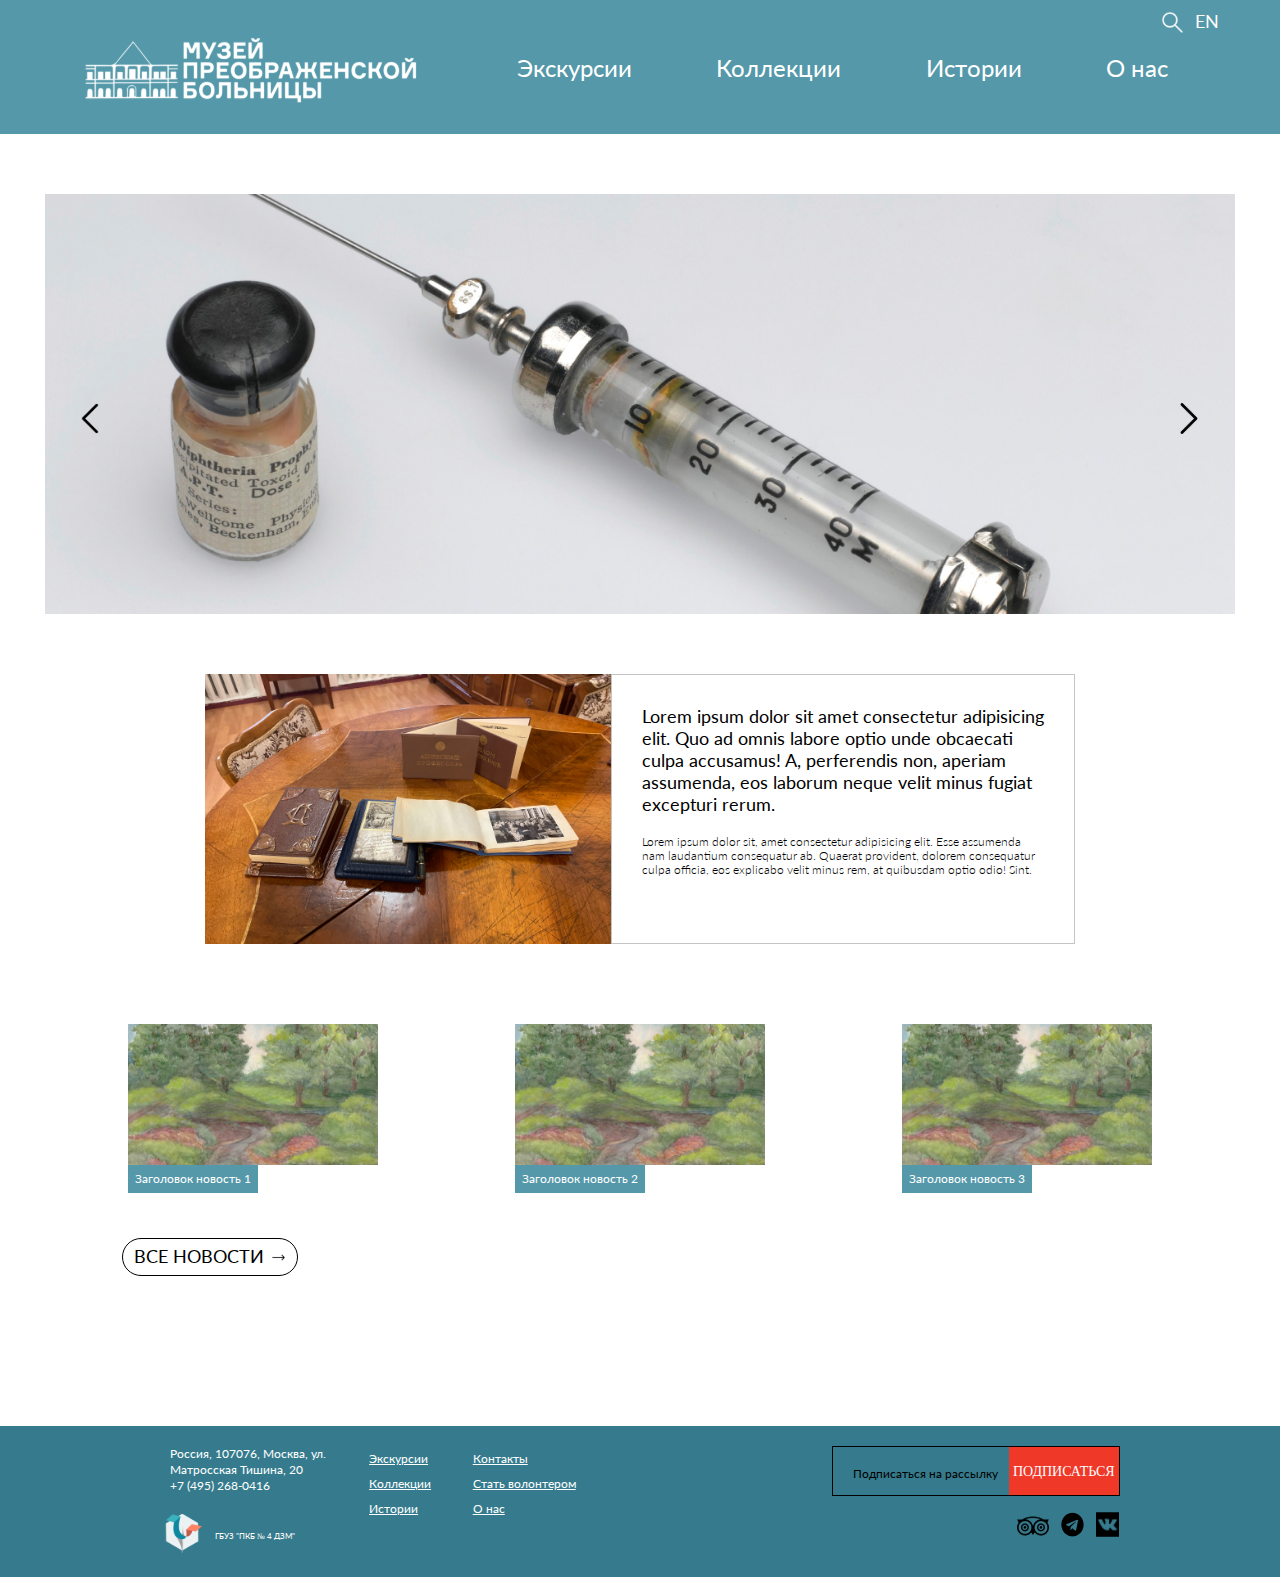
<file: index.html>
<!DOCTYPE html>
<html lang="ru">
<head>
    <meta charset="UTF-8">
    <meta http-equiv="X-UA-Compatible" content="IE=edge">
    <meta name="viewport" content="width=device-width, initial-scale=1.0">
    <title>Сайт музея</title>
    <link rel="stylesheet" href="./css/main.css">
    <link rel="stylesheet" href="./css/media-query__index.css">
    <link rel="stylesheet" href="./fonts/lato.css">
</head>
 <body> <!-- ГЛАВНАЯ СТРАНИЦА -->
<!--***********************************************************************-->
    <header class="header"> <!-- ХЕДЕР -->
        <div class="container">
            <a class="burger" id="burger"><img src="./css/images/icon-burger.svg" alt=""></a>

            <div class="header__search col-12"> 
                <div class="header-form">
                    <form action="#" class="header-search__form">
                        <input type="text">
                        <button>
                            <img src="./css/images/icon-search.svg" alt="">
                        </button>
                    </form>
                    <img class="close-search" src="./css/images/icon-cross.svg" alt="Закрыть">
                </div>



                <img class="header__item header-search-show-string" src="./css/images/search.svg" alt="Поиск">
                <div class="header__item header-lang">EN</div>
            </div>
            <nav class="nav col-10" id="nav"> <!-- НАВИГАЦИЯ -->

                <a href="index.html"
                    class="nav__logo"><img src="./css/images/logo-main.svg" alt="Логотип">
                </a>

                <a href="excursions.html"
                    class="nav__item">Экскурсии
                </a>

                <a href="#"
                    class="nav__item" id="open__modal">Коллекции
                </a>

                <a href="#"
                    class="nav__item" id="open__modal-history">Истории
                </a>

                <a href="#" 
                    class="nav__item nav__item-mod" id="open__modal-about">О нас
                </a>

            </nav>
            <!-- Модальные окна для десктопных версий -->

            <!-- <div class="modal-box"> Запасной блок для экскурсий
                <div class="modal__container" id="close__modal">
                    <div class="modal__container-inner" id="modal">
                        <a class="modal__item" href="#">Text</a>
                        <a class="modal__item" href="#">Text</a> 
                        <a class="modal__item" href="#">Text</a>
                        <a class="modal__item" href="#">Text</a>
                        <a class="modal__item" href="#">Text</a>
                        <a class="modal__item" href="#">Text</a>
                    </div>
                </div>
            </div> -->

            <div class="modal-box"> <!-- Коллекции -->
                <div class="modal__container" id="close__modal">
                    <div class="modal__container-inner" id="modal">
                        <a class="modal__item" href="collections.html#collections-point">Документы</a>
                        <a class="modal__item" href="collections.html#collections-point">Фотографии</a>
                        <a class="modal__item" href="collections.html#collections-point">Art Brut</a>
                        <a class="modal__item" href="collections.html#collections-point">Экспонаты</a>
                        <a class="modal__item" href="collections.html#collections-point">Живопись и графика</a>
                        <a class="modal__item" href="collections.html#collections-point">Книги и журналы</a>
                    </div>
                </div>
            </div>

            <div class="modal-box-history"> <!-- Истории -->
                <div class="modal__container-history" id="close__modal-history">
                    <div class="modal__container-inner-history" id="modal-history">
                        <a class="modal__item" href="#">Экспонаты</a>
                        <a class="modal__item" href="#">Истории</a>
                        <a class="modal__item" href="#">Маршруты</a>
                        <a class="modal__item" href="#">Книги</a>
                        <a class="modal__item" href="#">Документы</a>
                        <a class="modal__item" href="#">Новости</a>
                    </div>
                </div>
            </div>

            <div class="modal-box-about"> <!-- О нас -->
                <div class="modal__container-about" id="close__modal-about">
                    <div class="modal__container-inner-about" id="modal-about">
                        <a class="modal__item" href="#">О музее</a>
                        <a class="modal__item" href="#">Миссия</a>
                        <a class="modal__item" href="#">История</a>
                        <a class="modal__item" href="#">Сотрудники</a>
                        <a class="modal__item" href="#">Контакты</a>
                        <a class="modal__item modal__item-mod" href="#">Стать исследователем</a>
                    </div>
                </div>
            </div>

        </div>

        <!-- Кнопка "меню" для мобильной версии -->
        <div class="burger-box" id="burger-menu">
            <div class="burger-menu">

                <div class="header__search header__search-mod col-12"> 
                    <div class="header-form header-form-mod">
                        <form action="#" class="header-search__form">
                            <input type="text">
                            <button>
                                <img src="./css/images/icon-search.svg" alt="">
                            </button>
                        </form>
                        <img class="close-search close-search-mod"src="./css/images/icon-cross.svg" alt="Закрыть">
                    </div>
                    
                    <img class="header__item header-search-show-string header-search-show-string-mod" src="./css/images/search.svg" alt="Поиск">
                    <div class="header__item header-lang header-lang-mod">EN</div>
                </div>

                <ul>
                    <li id="excursions"><a href="excursions.html">Экскурсии</a> </li>

                    <li id="collections">Коллекции <img src="./css/images/openitem.svg" alt=""></li>
                    <div class="collections-inner" id="coll-inn">
                        <a class="burger-item" href="doc-description.html">Документы</a>
                        <a class="burger-item" href="collections.html#collections">Фотографии</a>
                        <a class="burger-item" href="collections.html#collections">Art Brut</a>
                        <a class="burger-item" href="collections.html#collections">Экспонаты</a>
                        <a class="burger-item" href="collections.html#collections">Живопись и графика</a>
                        <a class="burger-item" href="collections.html#collections">Книги и журналы</a>
                    </div>

                    <li id="history">Истории <img src="./css/images/openitem.svg" alt=""></li>
                    <div class="history-inner" id="hist-inn">
                        <a class="burger-item" href="#">Экспонаты</a>
                        <a class="burger-item" href="#">Истории</a>
                        <a class="burger-item" href="#">Маршруты</a>
                        <a class="burger-item" href="#">Книги</a>
                        <a class="burger-item" href="#">Документы</a>
                        <a class="burger-item" href="#">Новости</a>
                    </div>

                    <li id="aboutus">O нас <img src="./css/images/openitem.svg" alt=""></li>
                    <div class="aboutus-inner" id="about-inn">
                        <a class="burger-item" href="#">О музее</a>
                        <a class="burger-item" href="#">Миссия</a>
                        <a class="burger-item" href="#">История</a>
                        <a class="burger-item" href="#">Сотрудники</a>
                        <a class="burger-item" href="#">Контакты</a>
                    </div>
                </ul>
            </div>
            <div id="closeBurger"><img src="./css/images/icon-cross.svg" alt=""></div>
        </div>
        <!---------------------------------------->
    </header>
<!--***********************************************************************-->
    <div class="container">
        <main class="main"> 
            <div class="slider-box">
                <div class="main-slider" id="mainslider">
                    <img src="./css/images/main-img.jpg" alt="Изображение">
                    <img src="./css/images/main-img.jpg" alt="Изображение">
                    <img src="./css/images/about-flex2.jpg" alt="Изображение">
                </div>
                <div class="main-slider__buttons">
                    <button id="prev"><img src="./css/images/slider-prev.svg" alt=""></button>
                    <button id="next"><img src="./css/images/slider-next.svg" alt=""></button>
                </div>
            </div>

            <div class="main__content"> <!-- КОНТЕЙНЕР ДЛЯ ГЛАВНОГО КОНТЕНТА -->

                <div class="main-img__item col-5"> <!-- 1 -->
                    <!-- ФОТО ГЛАВНОГО КОНТЕЙНЕРА -->
                    <img src="./css/images/main__content-image.jpg" alt="Книги на столе">
                </div>

                <div class="main-text__item col-5"> <!-- 2 -->
                    <!-- ТЕКСТ ГЛАВНОГО КОНТЕЙНЕРА -->
                    
                    <div class="item__news col-2">
                        Новости
                    </div>
                    <div class="text__container">
                        <div class="item__text-1">Lorem ipsum dolor sit amet consectetur adipisicing elit. Quo ad omnis labore optio unde obcaecati culpa accusamus! A, perferendis non, aperiam assumenda, eos laborum neque velit minus fugiat excepturi rerum.</div>
                        <div class="item__text-2">Lorem ipsum dolor sit, amet consectetur adipisicing elit. Esse assumenda nam laudantium consequatur ab. Quaerat provident, dolorem consequatur culpa officia, eos explicabo velit minus rem, at quibusdam optio odio! Sint.</div>
                    </div>

                </div>

            </div>
            <!-- БЛОК НОВОСТЕЙ -->
            <div class="news col-12">

                <div class="new__container col-3"> <!-- 1 -->
                    <img class="news__container-image" src="./css/images/news-image.jpg" alt="Картинка"> 
                    <p class="new__container-text">Заголовок новость 1</p>
                </div>

                <div class="new__container col-3"> <!-- 2 -->
                    <img class="news__container-image" src="./css/images/news-image.jpg" alt="Картинка"> 
                    <p class="new__container-text">Заголовок новость 2</p>
                </div>

                <div class="new__container col-3"> <!-- 3 -->
                    <img class="news__container-image" src="./css/images/news-image.jpg" alt="Картинка">
                    <p class="new__container-text">Заголовок новость 3</p>
                </div>

            </div>
            <!-- КНОПКА ВСЕ НОВОСТИ -->
            <div class="news__button">
                <a class="button__container" id="openNews">
                    <div class="button-inner">
                        все новости
                    </div>
                    <div class="button__arrow">
                        <img src="./css/images/arrow.svg" alt="">
                    </div>
                </a>
            </div>
            <div class="morenews-container">
                <div class="more-news"  id="allNews">
                    <div class="news mod-news col-12">

                        <div class="new__container col-3"> <!-- 1 -->
                            <img class="news__container-image" src="./css/images/news-image.jpg" alt="Картинка"> 
                            <p class="new__container-text">Заголовок новость 3</p>
                        </div>
        
                        <div class="new__container col-3"> <!-- 2 -->
                            <img class="news__container-image" src="./css/images/news-image.jpg" alt="Картинка"> 
                            <p class="new__container-text">Заголовок новость 4</p>
                        </div>
        
                        <div class="new__container col-3"> <!-- 3 -->
                            <img class="news__container-image" src="./css/images/news-image.jpg" alt="Картинка">
                            <p class="new__container-text">Заголовок новость 5</p>
                        </div>
        
                    </div>
                    <div class="news__button">
                        <a class="button__container" id="closeNews">
                            <div class="button-inner">
                                свернуть
                            </div>
                        </a>
                    </div>
        
                </div>
            </div>

        </main>
    </div>
<!--***********************************************************************-->
    <footer class="footer"> <!-- ФУТЕР -->
        <div class="footer-modal" id="footer-modal">
            <form action="#" class="footer-form">
                <input type="email" placeholder="email" class="footer-input">
                <button>Подписаться на рассылку</button>
                <div id="close__footer-modal">
                    <img src="./css/images/icon-cross-black.svg" alt="">
                </div>
            </form>
        </div>
        <div class="container personal-footer__container">
            <div class="footer__container col-10">

                <div class="footer__text"> <!-- ЛЕВАЯ ЧАСТЬ -->

                    <div class="text__adress"><!-- ОБЩАЯ ИНФОРМАЦИЯ В ФУТЕРЕ -->

                        <div class="text__adres-inner">Россия, 107076, Москва, ул. <br> Матросская Тишина, 20 <br>
                        <a class="footer_phone-number" href="+74952680416">+7 (495) 268-0416</a>
                        </div>

                        <div class="text__logo">
                            <a href="https://www.pkb4.ru/">
                                <img class="text__img" src="./css/images/footer-icon.svg" alt="Логопит">
                            </a>
                            <p class="text__name">ГБУЗ "ПКБ № 4 ДЗМ" </p>
                        </div>

                    </div>

                    <div class="text__nav-1"> <!-- КНОПКИ НАВИГАЦИИ -->
                        <a class="item__nav-1 nav-1__mod" href="excursions.html">Экскурсии</a>

                        <a class="item__nav-1" href="collections.html">Коллекции</a>

                        <a class="item__nav-1" href="stories.html">Истории</a>
                    </div>
                    <div class="text__nav-2">

                        <a class="item__nav-2  nav-2__mod" href="about.html#contacts">Контакты</a>

                        <a class="item__nav-2" href="about.html#research">Стать волонтером</a>

                        <a class="item__nav-2" href="about.html">О нас</a>

                    </div>

                </div>

                <div class="footer__buttons"> <!-- ПРАВАЯ ЧАСТЬ -->

                    <form class="footer__row">
                        <input type="email" class="footer__follow" placeholder="Подписаться на рассылку">

                        <button class="footer__follow-button">Подписаться</button>
                    </form>


                    <a id="footer-button-mobile">
                        Подписаться
                    </a>



                    <div class="footer__icons">

                        <a class="footer__icon-item icon-1" href="https://www.tripadvisor.ru/Attraction_Review-g298484-d21259765-ReviewsMuzey_Preobrazhenskoy_bolnitsy-Moscow_Central_Russia.html">
                            <img src="./css/images/icon1.svg" alt="TripAdviser">
                        </a>

                        <a class="footer__icon-item" href="https://t.me/preobrazhenskyhospital">
                            <img src="./css/images/icon2.svg" alt="Telegramm">
                        </a>
                        
                        <a class="footer__icon-item" href="https://vk.com/preobrazhenskymuseum">
                            <img src="./css/images/icon3.png" alt="VK">
                        </a>

                    </div>

                </div>
            </div>
        </div>
    </footer>

    <script src="./JS-scripts/modal.js"></script>
    <script src="./JS-scripts/main-slider.js"></script>
    <script src="./JS-scripts/news.js"></script>
</body>
<!--***********************************************************************-->
</file>
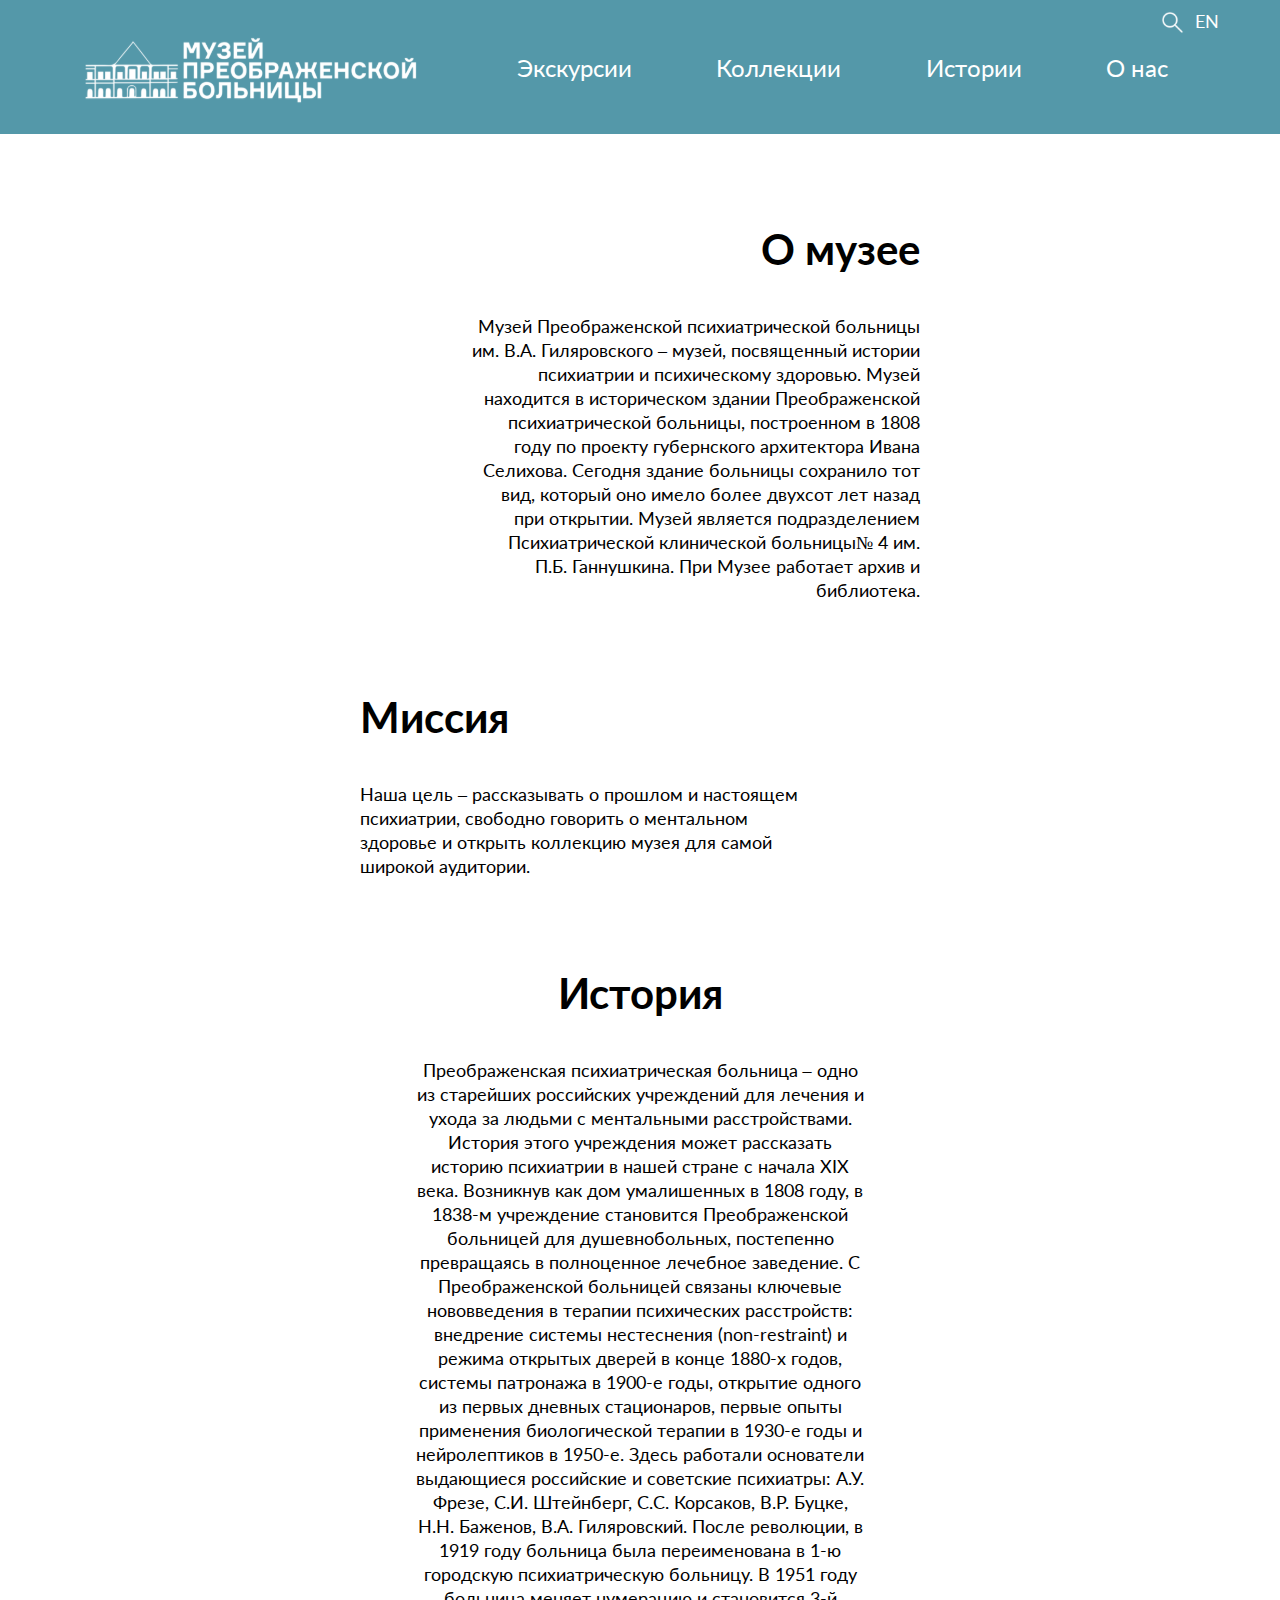
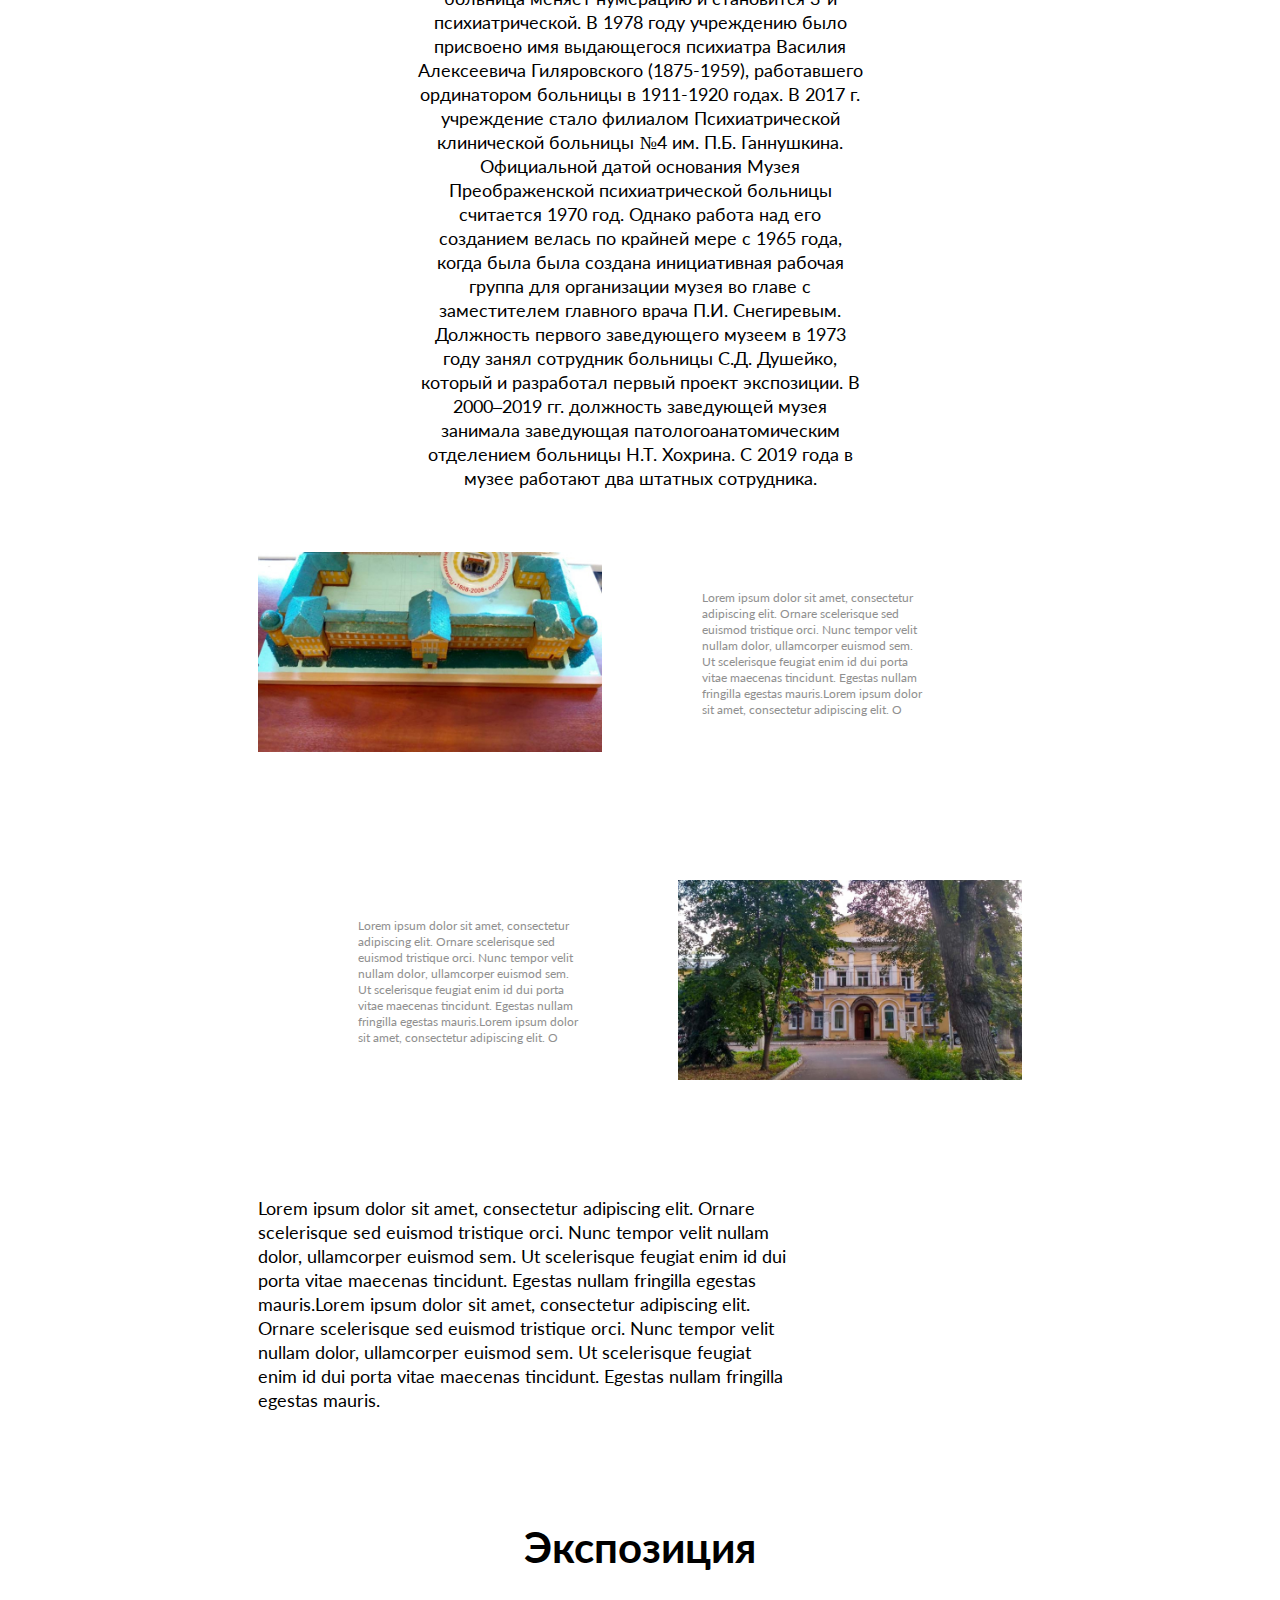
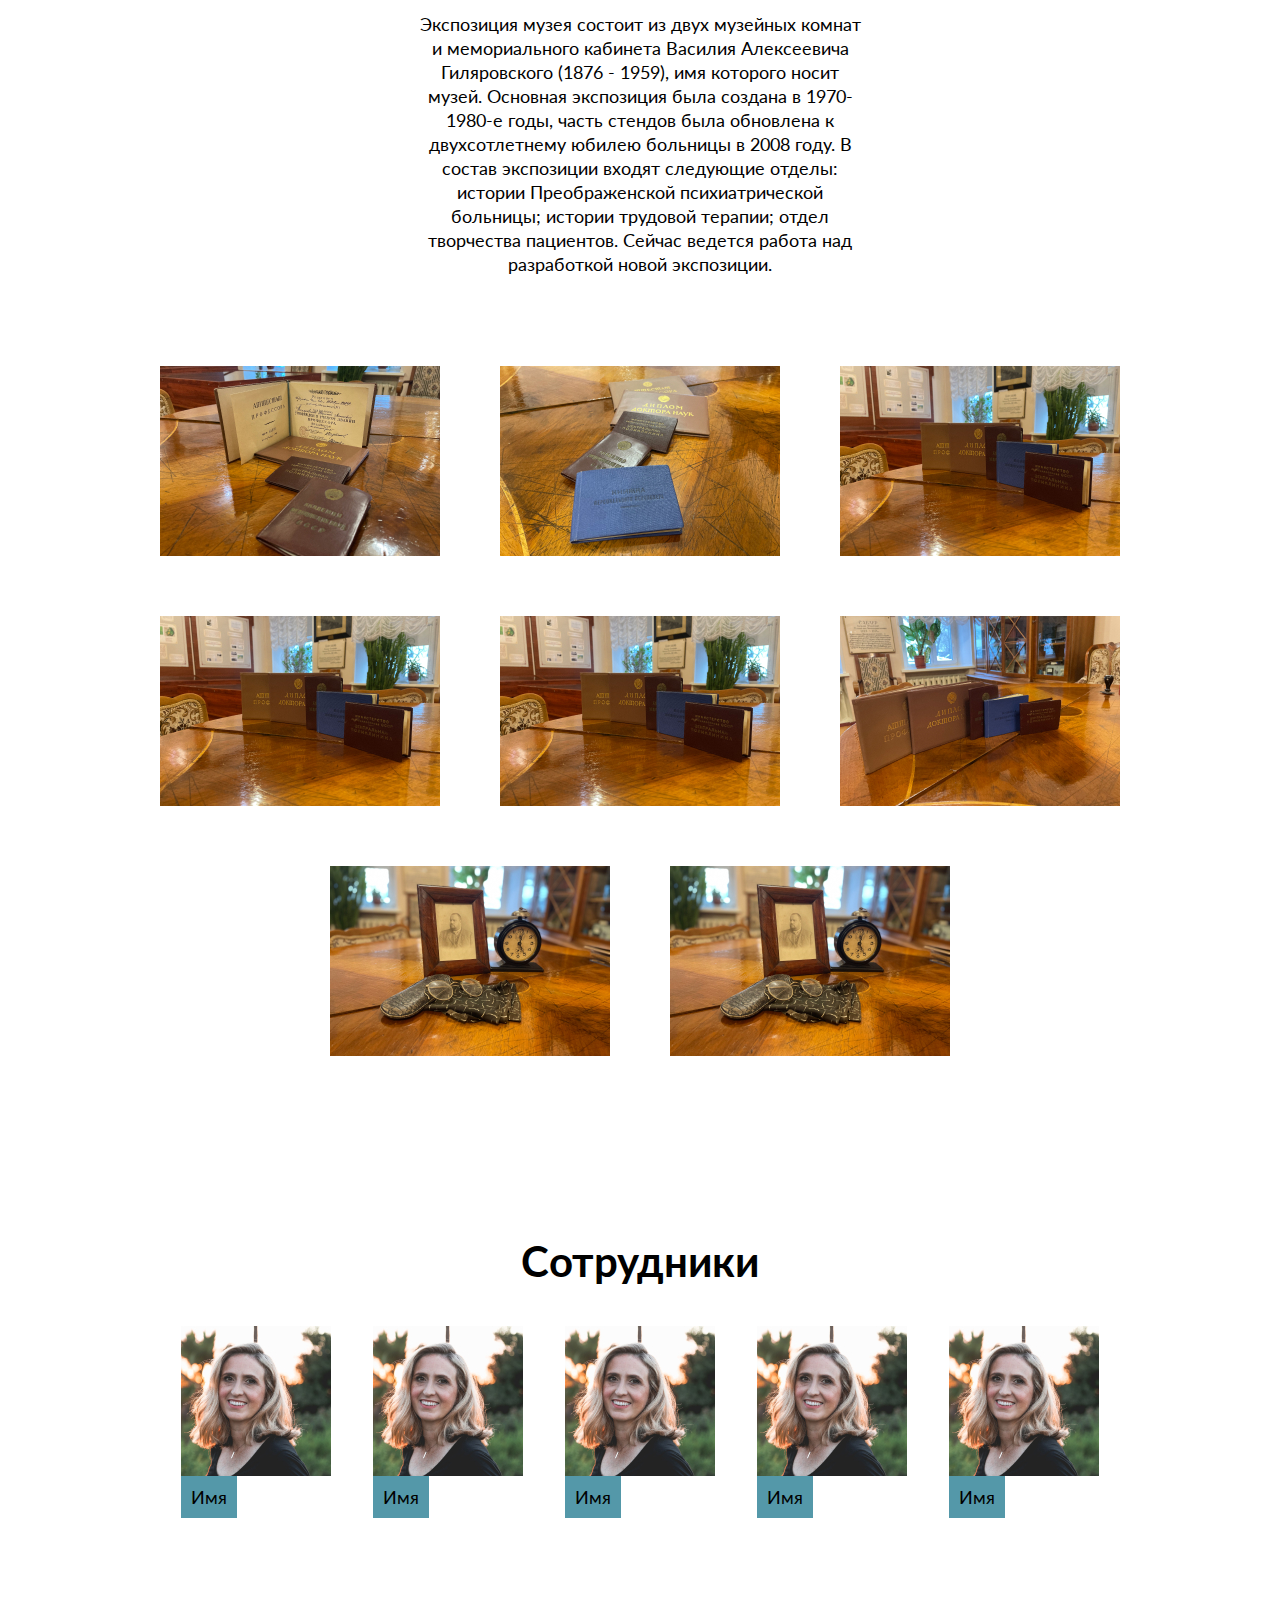
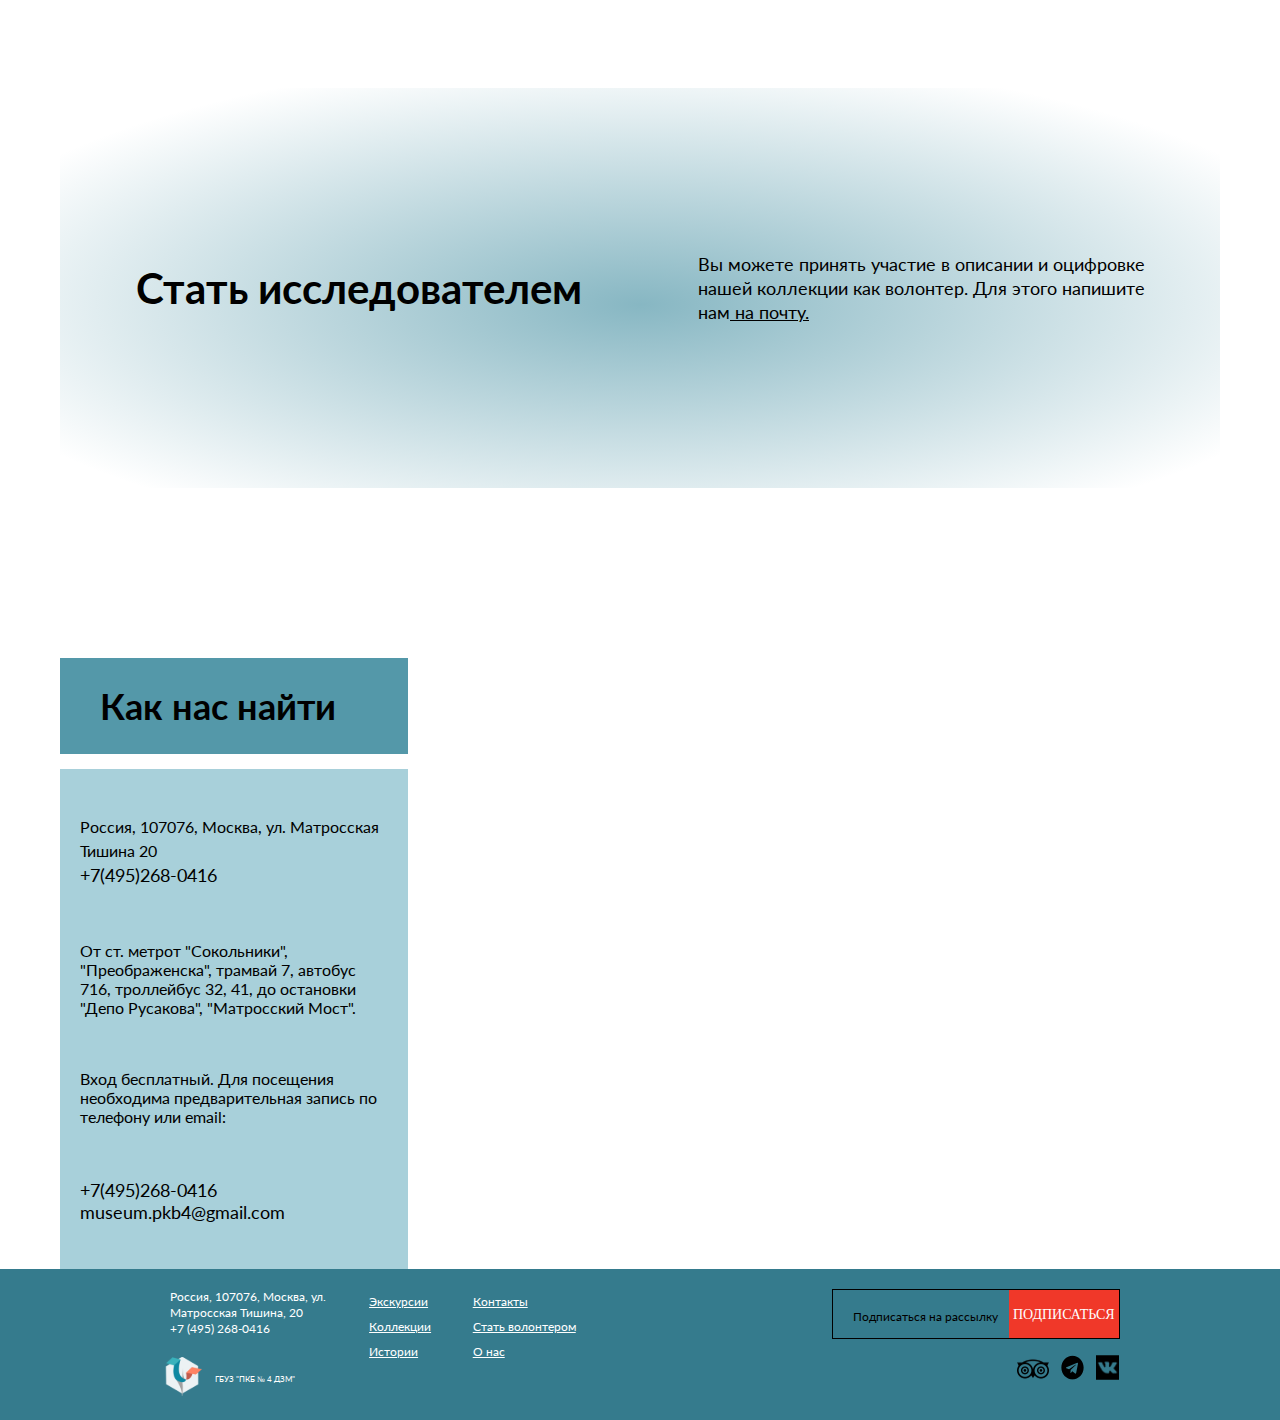
<file: about.html>
<!DOCTYPE html>
<html lang="ru">
<head>
    <meta charset="UTF-8">
    <meta http-equiv="X-UA-Compatible" content="IE=edge">
    <meta name="viewport" content="width=device-width, initial-scale=1.0">
    <title>О нас</title>
    <link rel="stylesheet" href="./css/main.css">
    <link rel="stylesheet" href="./css/media-query__index.css">
    <link rel="stylesheet" href="./fonts/lato.css">
</head>
<body>
<!--***********************************************************************-->
    <header class="header"> <!-- ХЕДЕР -->
        <div class="container">
            <a class="burger" id="burger"><img src="./css/images/icon-burger.svg" alt=""></a>

            <div class="header__search col-12"> 
                <div class="header-form">
                    <form action="#" class="header-search__form">
                        <input type="text">
                        <button>
                            <img src="./css/images/icon-search.svg" alt="">
                        </button>
                    </form>
                    <img class="close-search" src="./css/images/icon-cross.svg" alt="Закрыть">
                </div>



                <img class="header__item header-search-show-string" src="./css/images/search.svg" alt="Поиск">
                <div class="header__item header-lang">EN</div>
            </div>
            <nav class="nav col-10" id="nav"> <!-- НАВИГАЦИЯ -->

                <a href="index.html"
                    class="nav__logo"><img src="./css/images/logo-main.svg" alt="Логотип">
                </a>

                <a href="excursions.html"
                    class="nav__item">Экскурсии
                </a>

                <a href="#"
                    class="nav__item" id="open__modal">Коллекции
                </a>

                <a href="#"
                    class="nav__item" id="open__modal-history">Истории
                </a>

                <a href="#" 
                    class="nav__item nav__item-mod" id="open__modal-about">О нас
                </a>

            </nav>
            <!-- Модальные окна для десктопных версий -->

            <!-- <div class="modal-box"> Запасной блок для экскурсий
                <div class="modal__container" id="close__modal">
                    <div class="modal__container-inner" id="modal">
                        <a class="modal__item" href="#">Text</a>
                        <a class="modal__item" href="#">Text</a> 
                        <a class="modal__item" href="#">Text</a>
                        <a class="modal__item" href="#">Text</a>
                        <a class="modal__item" href="#">Text</a>
                        <a class="modal__item" href="#">Text</a>
                    </div>
                </div>
            </div> -->

            <div class="modal-box"> <!-- Коллекции -->
                <div class="modal__container" id="close__modal">
                    <div class="modal__container-inner" id="modal">
                        <a class="modal__item" href="collections.html#collections-point">Документы</a>
                        <a class="modal__item" href="collections.html#collections-point">Фотографии</a>
                        <a class="modal__item" href="collections.html#collections-point">Art Brut</a>
                        <a class="modal__item" href="collections.html#collections-point">Экспонаты</a>
                        <a class="modal__item" href="collections.html#collections-point">Живопись и графика</a>
                        <a class="modal__item" href="collections.html#collections-point">Книги и журналы</a>
                    </div>
                </div>
            </div>

            <div class="modal-box-history"> <!-- Истории -->
                <div class="modal__container-history" id="close__modal-history">
                    <div class="modal__container-inner-history" id="modal-history">
                        <a class="modal__item" href="#">Экспонаты</a>
                        <a class="modal__item" href="#">Истории</a>
                        <a class="modal__item" href="#">Маршруты</a>
                        <a class="modal__item" href="#">Книги</a>
                        <a class="modal__item" href="#">Документы</a>
                        <a class="modal__item" href="#">Новости</a>
                    </div>
                </div>
            </div>

            <div class="modal-box-about"> <!-- О нас -->
                <div class="modal__container-about" id="close__modal-about">
                    <div class="modal__container-inner-about" id="modal-about">
                        <a class="modal__item" href="#">О музее</a>
                        <a class="modal__item" href="#">Миссия</a>
                        <a class="modal__item" href="#">История</a>
                        <a class="modal__item" href="#">Сотрудники</a>
                        <a class="modal__item" href="#">Контакты</a>
                        <a class="modal__item modal__item-mod" href="#">Стать исследователем</a>
                    </div>
                </div>
            </div>

        </div>

        <!-- Кнопка "меню" для мобильной версии -->
        <div class="burger-box" id="burger-menu">
            <div class="burger-menu">

                <div class="header__search header__search-mod col-12"> 
                    <div class="header-form header-form-mod">
                        <form action="#" class="header-search__form">
                            <input type="text">
                            <button>
                                <img src="./css/images/icon-search.svg" alt="">
                            </button>
                        </form>
                        <img class="close-search close-search-mod"src="./css/images/icon-cross.svg" alt="Закрыть">
                    </div>
                    
                    <img class="header__item header-search-show-string header-search-show-string-mod" src="./css/images/search.svg" alt="Поиск">
                    <div class="header__item header-lang header-lang-mod">EN</div>
                </div>

                <ul>
                    <li id="excursions"><a href="excursions.html">Экскурсии</a> </li>

                    <li id="collections">Коллекции <img src="./css/images/openitem.svg" alt=""></li>
                    <div class="collections-inner" id="coll-inn">
                        <a class="burger-item" href="doc-description.html">Документы</a>
                        <a class="burger-item" href="collections.html#collections">Фотографии</a>
                        <a class="burger-item" href="collections.html#collections">Art Brut</a>
                        <a class="burger-item" href="collections.html#collections">Экспонаты</a>
                        <a class="burger-item" href="collections.html#collections">Живопись и графика</a>
                        <a class="burger-item" href="collections.html#collections">Книги и журналы</a>
                    </div>

                    <li id="history">Истории <img src="./css/images/openitem.svg" alt=""></li>
                    <div class="history-inner" id="hist-inn">
                        <a class="burger-item" href="#">Экспонаты</a>
                        <a class="burger-item" href="#">Истории</a>
                        <a class="burger-item" href="#">Маршруты</a>
                        <a class="burger-item" href="#">Книги</a>
                        <a class="burger-item" href="#">Документы</a>
                        <a class="burger-item" href="#">Новости</a>
                    </div>

                    <li id="aboutus">O нас <img src="./css/images/openitem.svg" alt=""></li>
                    <div class="aboutus-inner" id="about-inn">
                        <a class="burger-item" href="#">О музее</a>
                        <a class="burger-item" href="#">Миссия</a>
                        <a class="burger-item" href="#">История</a>
                        <a class="burger-item" href="#">Сотрудники</a>
                        <a class="burger-item" href="#">Контакты</a>
                    </div>
                </ul>
            </div>
            <div id="closeBurger"><img src="./css/images/icon-cross.svg" alt=""></div>
        </div>
    <!---------------------------------------->
    </header>
<!--***********************************************************************-->
    <div class="container">
        <div class="about__museum col-6">
            <h1 class="about__head">О музее</h1>
            <p class="about__text about__text1">Музей Преображенской психиатрической больницы им. В.А. Гиляровского – музей, посвященный истории психиатрии и психическому здоровью. Музей находится в историческом здании Преображенской психиатрической больницы, построенном в 1808 году по проекту губернского архитектора Ивана Селихова. Сегодня здание больницы сохранило тот вид, который оно имело более двухсот лет назад при открытии. 
            Музей является подразделением Психиатрической клинической больницы№ 4 им. П.Б. Ганнушкина.
            При Музее работает архив и библиотека. 
            </p>
        </div>

        <div class="about__mission col-6">
            <h2 class="about__head">Миссия</h2>
            <p class="about__text about__text2">Наша цель – рассказывать о прошлом и настоящем психиатрии, свободно говорить о ментальном здоровье и открыть коллекцию музея для самой широкой аудитории.</p>
        </div>
        <div class="about__storie col-6">
            <h3 class="about__head">История</h3>
            <p class="about__text about__text3">Преображенская психиатрическая больница – одно из старейших российских учреждений для лечения и ухода за людьми с ментальными расстройствами. 
                История этого учреждения может рассказать историю психиатрии в нашей стране с начала XIX века. Возникнув как дом умалишенных в 1808 году, в 1838-м учреждение становится Преображенской больницей для душевнобольных, постепенно превращаясь в полноценное лечебное заведение. С Преображенской больницей связаны ключевые нововведения в терапии психических расстройств: внедрение системы нестеснения (non-restraint) и режима открытых дверей в конце 1880-х годов, системы патронажа в 1900-е годы, открытие одного из первых дневных стационаров, первые опыты применения биологической терапии в 1930-е годы и нейролептиков в 1950-е. Здесь работали основатели выдающиеся российские и советские психиатры: А.У. Фрезе, С.И. Штейнберг, С.С. Корсаков, В.Р. Буцке, Н.Н. Баженов, В.А. Гиляровский. 
                После революции, в 1919 году больница была переименована в 1-ю городскую психиатрическую больницу. В 1951 году больница меняет нумерацию и становится 3-й психиатрической. В 1978 году учреждению было присвоено имя выдающегося психиатра Василия Алексеевича Гиляровского (1875-1959), работавшего ординатором больницы в 1911-1920 годах. В 2017 г. учреждение стало филиалом Психиатрической клинической больницы №4 им. П.Б. Ганнушкина.
                Официальной датой основания Музея Преображенской психиатрической больницы считается 1970 год. Однако работа над его созданием велась по крайней мере с 1965 года, когда была была создана инициативная рабочая группа для организации музея во главе с заместителем главного врача П.И. Снегиревым. Должность первого заведующего музеем в 1973 году занял сотрудник больницы С.Д. Душейко, который и разработал первый проект экспозиции. В 2000–2019 гг. должность заведующей музея занимала заведующая патологоанатомическим отделением больницы Н.Т. Хохрина. С 2019 года в музее работают два штатных сотрудника.
                </p>
        </div>
        <div class="about__flex col-8">

            <div class="flex__item1">
                <img src="./css/images/about-flex1.jpg" alt="Изображение">
            </div>
            <div class="flex__item2">
                Lorem ipsum dolor sit amet, consectetur adipiscing elit. Ornare scelerisque sed euismod tristique orci. Nunc tempor velit nullam dolor, ullamcorper euismod sem.
                Ut scelerisque feugiat enim id dui porta vitae maecenas tincidunt. Egestas nullam fringilla egestas mauris.Lorem ipsum dolor sit amet, consectetur adipiscing elit. O
            </div>
        </div>

        <div class="about__flex col-8">
            <div class="flex__item2 flex__item2-mod">
                Lorem ipsum dolor sit amet, consectetur adipiscing elit. Ornare scelerisque sed euismod tristique orci. Nunc tempor velit nullam dolor, ullamcorper euismod sem.
                Ut scelerisque feugiat enim id dui porta vitae maecenas tincidunt. Egestas nullam fringilla egestas mauris.Lorem ipsum dolor sit amet, consectetur adipiscing elit. O
            </div>
            <div class="flex__item1">
                <img src="./css/images/about-flex2.jpg" alt="Изображение">
            </div>
        </div>

        <div class="about__simple-text col-8">
            <p class="simple-text__inner">
                Lorem ipsum dolor sit amet, consectetur adipiscing elit. Ornare scelerisque sed euismod tristique orci. Nunc tempor velit nullam dolor, ullamcorper euismod sem. Ut scelerisque feugiat enim id dui porta vitae maecenas tincidunt. Egestas nullam fringilla egestas mauris.Lorem ipsum dolor sit amet, consectetur adipiscing elit. Ornare scelerisque sed euismod tristique orci. Nunc tempor velit nullam dolor, ullamcorper euismod sem. Ut scelerisque feugiat enim id dui porta vitae maecenas tincidunt. Egestas nullam fringilla egestas mauris.
            </p>
        </div>

        <div class="about__storie about__storie-exp col-6">
            <h3 class="about__head">Экспозиция</h3>
            <p class="about__text about__text3">Экспозиция музея состоит из двух музейных комнат и мемориального кабинета  Василия Алексеевича Гиляровского (1876 - 1959), имя которого носит музей.  Основная экспозиция была создана в 1970-1980-е годы, часть стендов была обновлена к двухсотлетнему юбилею больницы в 2008 году. В состав экспозиции входят следующие отделы: истории Преображенской психиатрической больницы; истории трудовой терапии; отдел творчества пациентов. 
            Сейчас ведется работа над разработкой новой экспозиции.
            </p>
        </div>

        <div class="about__images-container col-12">
            <img src="./css/images/exp1.jpg" alt="">
            <img src="./css/images/exp2.jpg" alt="">
            <img src="./css/images/ext3-4.jpg" alt="">
            <img src="./css/images/ext3-4.jpg" alt="">
            <img src="./css/images/ext3-4.jpg" alt="">
            <img src="./css/images/exp6.jpg" alt="">
            <img src="./css/images/exp7-8.jpg" alt="">
            <img src="./css/images/exp7-8.jpg" alt="">
        </div>

        <div class="about__emlpoyeers-container col-10">

            <h5 class="about__head">Сотрудники</h5>

            <div class="employeers__flex">

                <div class="employeer__box">
                    <img src="./css/images/emloyeer.jpg" alt="">
                    <div class="employeer__name">Имя</div>
                </div>
                <div class="employeer__box">
                    <img src="./css/images/emloyeer.jpg" alt="">
                    <div class="employeer__name">Имя</div>
                </div>
                <div class="employeer__box">
                    <img src="./css/images/emloyeer.jpg" alt="">
                    <div class="employeer__name">Имя</div>
                </div>
                <div class="employeer__box">
                    <img src="./css/images/emloyeer.jpg" alt="">
                    <div class="employeer__name">Имя</div>
                </div>
                <div class="employeer__box">
                    <img src="./css/images/emloyeer.jpg" alt="">
                    <div class="employeer__name">Имя</div>
                </div>

            </div>

        </div>

        <div class= "about__reserch col-12" id="research">
            <div class="research__head">Стать исследователем</div>
            <div class="research__text">Вы можете принять участие в описании и оцифровке нашей коллекции как волонтер. Для этого напишите нам<a class="mailto_research" href="mailto:museum.pkb4@gmail.com"> на почту.</a></div>
        </div>
        <div class="about__find-container col-12" id="contacts">
            <p class="about__find">Как нас найти</p>
        </div>
        <div class="map__container col-12">
            <div class="map__info">
                <h3>Россия, 107076, Москва, ул. Матросская Тишина 20 <br>
                <a href="+74952680416">+7(495)268-0416</a></h3>
                <p>От ст. метрот "Сокольники", "Преображенска", трамвай 7, автобус 716, троллейбус 32, 41, до остановки "Депо Русакова", "Матросский Мост". </p>
                <p>Вход бесплатный. Для посещения необходима предварительная запись по телефону или email:</p>
                <p><a href="+74952680416">+7(495)268-0416</a> <br> <a href="mailto:museum.pkb4@gmail.com">museum.pkb4@gmail.com</a></p>
            </div>
            <div id="map" class="map"></div>
        </div>
    </div>
<!--***********************************************************************-->
    <!--***********************************************************************-->
    <footer class="footer"> <!-- ФУТЕР -->
        <div class="footer-modal" id="footer-modal">
            <form action="#" class="footer-form">
                <input type="email" placeholder="email" class="footer-input">
                <button>Подписаться на рассылку</button>
                <div id="close__footer-modal">
                    <img src="./css/images/icon-cross-black.svg" alt="">
                </div>
            </form>
        </div>
        <div class="container personal-footer__container">
            <div class="footer__container col-10">

                <div class="footer__text"> <!-- ЛЕВАЯ ЧАСТЬ -->

                    <div class="text__adress"><!-- ОБЩАЯ ИНФОРМАЦИЯ В ФУТЕРЕ -->

                        <div class="text__adres-inner">Россия, 107076, Москва, ул. <br> Матросская Тишина, 20 <br>
                        <a class="footer_phone-number" href="+74952680416">+7 (495) 268-0416</a>
                        </div>

                        <div class="text__logo">
                            <a href="https://www.pkb4.ru/">
                                <img class="text__img" src="./css/images/footer-icon.svg" alt="Логопит">
                            </a>
                            <p class="text__name">ГБУЗ "ПКБ № 4 ДЗМ" </p>
                        </div>

                    </div>

                    <div class="text__nav-1"> <!-- КНОПКИ НАВИГАЦИИ -->
                        <a class="item__nav-1 nav-1__mod" href="excursions.html">Экскурсии</a>

                        <a class="item__nav-1" href="collections.html">Коллекции</a>

                        <a class="item__nav-1" href="stories.html">Истории</a>
                    </div>
                    <div class="text__nav-2">

                        <a class="item__nav-2  nav-2__mod" href="about.html#contacts">Контакты</a>

                        <a class="item__nav-2" href="about.html#research">Стать волонтером</a>

                        <a class="item__nav-2" href="about.html">О нас</a>

                    </div>

                </div>

                <div class="footer__buttons"> <!-- ПРАВАЯ ЧАСТЬ -->

                    <form class="footer__row">
                        <input type="email" class="footer__follow" placeholder="Подписаться на рассылку">

                        <button class="footer__follow-button">Подписаться</button>
                    </form>


                    <a id="footer-button-mobile">
                        Подписаться
                    </a>



                    <div class="footer__icons">

                        <a class="footer__icon-item icon-1" href="https://www.tripadvisor.ru/Attraction_Review-g298484-d21259765-ReviewsMuzey_Preobrazhenskoy_bolnitsy-Moscow_Central_Russia.html">
                            <img src="./css/images/icon1.svg" alt="TripAdviser">
                        </a>

                        <a class="footer__icon-item" href="https://t.me/preobrazhenskyhospital">
                            <img src="./css/images/icon2.svg" alt="Telegramm">
                        </a>
                        
                        <a class="footer__icon-item" href="https://vk.com/preobrazhenskymuseum">
                            <img src="./css/images/icon3.png" alt="VK">
                        </a>

                    </div>

                </div>
            </div>
        </div>
    </footer>
    <script src="./JS-scripts/modal.js"></script>
    <script src="https://api-maps.yandex.ru/2.1/?lang=ru_RU" type="text/javascript"></script>
    <script src="./JS-scripts/map.js"></script>
</body>
</file>
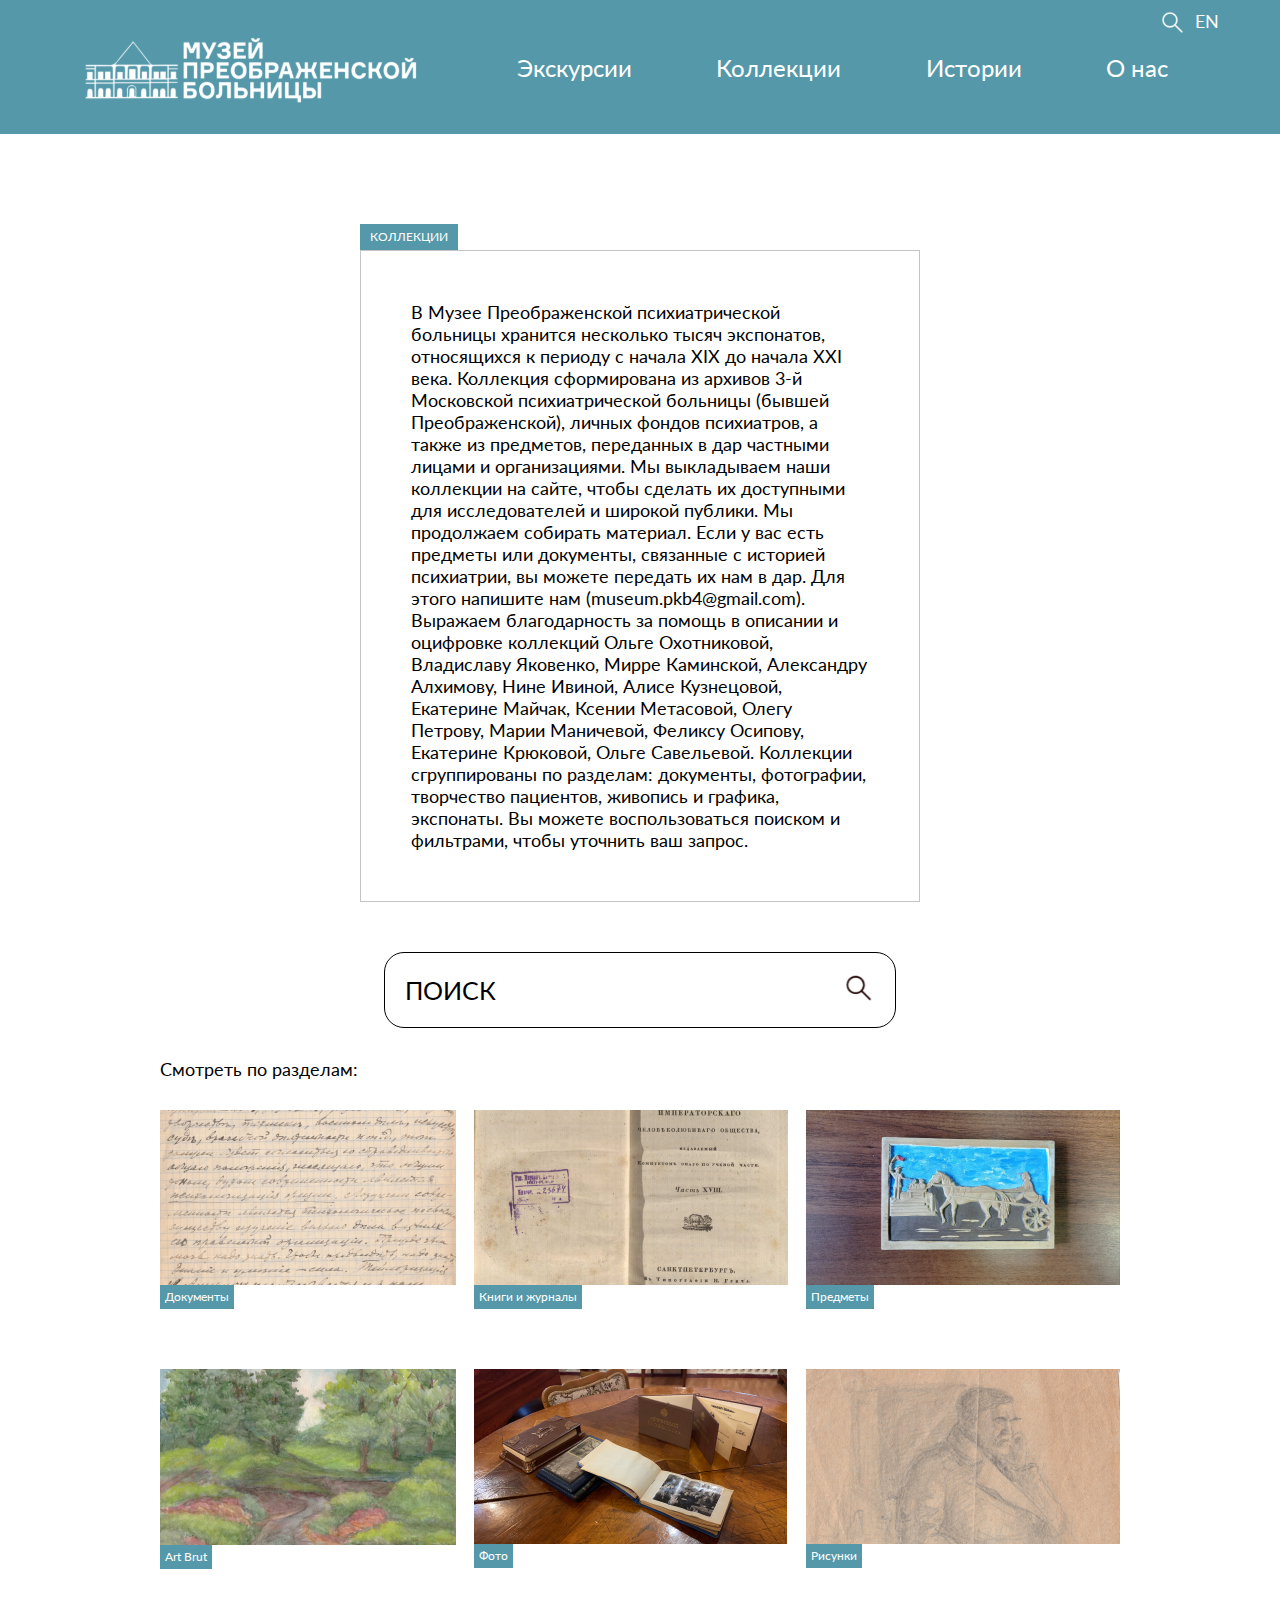
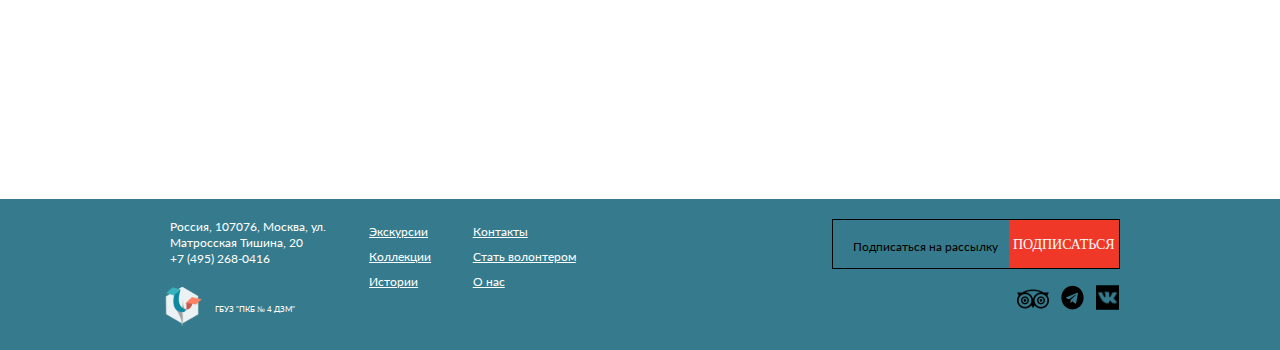
<file: collections.html>
<!DOCTYPE html>
<html lang="ru">
<head>
    <meta charset="UTF-8">
    <meta http-equiv="X-UA-Compatible" content="IE=edge">
    <meta name="viewport" content="width=device-width, initial-scale=1.0">
    <title>Коллекции</title>
    <link rel="stylesheet" href="./css/main.css">
    <link rel="stylesheet" href="./fonts/lato.css">
    <link rel="stylesheet" href="./css/media-query__index.css">
</head>
<body>
<!--***********************************************************************-->
<header class="header"> <!-- ХЕДЕР -->
    <div class="container">
        <a class="burger" id="burger"><img src="./css/images/icon-burger.svg" alt=""></a>

        <div class="header__search col-12"> 
            <div class="header-form">
                <form action="#" class="header-search__form">
                    <input type="text">
                    <button>
                        <img src="./css/images/icon-search.svg" alt="">
                    </button>
                </form>
                <img class="close-search" src="./css/images/icon-cross.svg" alt="Закрыть">
            </div>



            <img class="header__item header-search-show-string" src="./css/images/search.svg" alt="Поиск">
            <div class="header__item header-lang">EN</div>
        </div>
        <nav class="nav col-10" id="nav"> <!-- НАВИГАЦИЯ -->

            <a href="index.html"
                class="nav__logo"><img src="./css/images/logo-main.svg" alt="Логотип">
            </a>

            <a href="excursions.html"
                class="nav__item">Экскурсии
            </a>

            <a href="#"
                class="nav__item" id="open__modal">Коллекции
            </a>

            <a href="#"
                class="nav__item" id="open__modal-history">Истории
            </a>

            <a href="#" 
                class="nav__item nav__item-mod" id="open__modal-about">О нас
            </a>

        </nav>
        <!-- Модальные окна для десктопных версий -->

        <!-- <div class="modal-box"> Запасной блок для экскурсий
            <div class="modal__container" id="close__modal">
                <div class="modal__container-inner" id="modal">
                    <a class="modal__item" href="#">Text</a>
                    <a class="modal__item" href="#">Text</a> 
                    <a class="modal__item" href="#">Text</a>
                    <a class="modal__item" href="#">Text</a>
                    <a class="modal__item" href="#">Text</a>
                    <a class="modal__item" href="#">Text</a>
                </div>
            </div>
        </div> -->

        <div class="modal-box"> <!-- Коллекции -->
            <div class="modal__container" id="close__modal">
                <div class="modal__container-inner" id="modal">
                    <a class="modal__item" href="collections.html#collections-point">Документы</a>
                    <a class="modal__item" href="collections.html#collections-point">Фотографии</a>
                    <a class="modal__item" href="collections.html#collections-point">Art Brut</a>
                    <a class="modal__item" href="collections.html#collections-point">Экспонаты</a>
                    <a class="modal__item" href="collections.html#collections-point">Живопись и графика</a>
                    <a class="modal__item" href="collections.html#collections-point">Книги и журналы</a>
                </div>
            </div>
        </div>

        <div class="modal-box-history"> <!-- Истории -->
            <div class="modal__container-history" id="close__modal-history">
                <div class="modal__container-inner-history" id="modal-history">
                    <a class="modal__item" href="#">Экспонаты</a>
                    <a class="modal__item" href="#">Истории</a>
                    <a class="modal__item" href="#">Маршруты</a>
                    <a class="modal__item" href="#">Книги</a>
                    <a class="modal__item" href="#">Документы</a>
                    <a class="modal__item" href="#">Новости</a>
                </div>
            </div>
        </div>

        <div class="modal-box-about"> <!-- О нас -->
            <div class="modal__container-about" id="close__modal-about">
                <div class="modal__container-inner-about" id="modal-about">
                    <a class="modal__item" href="#">О музее</a>
                    <a class="modal__item" href="#">Миссия</a>
                    <a class="modal__item" href="#">История</a>
                    <a class="modal__item" href="#">Сотрудники</a>
                    <a class="modal__item" href="#">Контакты</a>
                    <a class="modal__item modal__item-mod" href="#">Стать исследователем</a>
                </div>
            </div>
        </div>

    </div>

    <!-- Кнопка "меню" для мобильной версии -->
    <div class="burger-box" id="burger-menu">
        <div class="burger-menu">

            <div class="header__search header__search-mod col-12"> 
                <div class="header-form header-form-mod">
                    <form action="#" class="header-search__form">
                        <input type="text">
                        <button>
                            <img src="./css/images/icon-search.svg" alt="">
                        </button>
                    </form>
                    <img class="close-search close-search-mod"src="./css/images/icon-cross.svg" alt="Закрыть">
                </div>
                
                <img class="header__item header-search-show-string header-search-show-string-mod" src="./css/images/search.svg" alt="Поиск">
                <div class="header__item header-lang header-lang-mod">EN</div>
            </div>

            <ul>
                <li id="excursions"><a href="excursions.html">Экскурсии</a> </li>

                <li id="collections">Коллекции <img src="./css/images/openitem.svg" alt=""></li>
                <div class="collections-inner" id="coll-inn">
                    <a class="burger-item" href="doc-description.html">Документы</a>
                    <a class="burger-item" href="collections.html#collections">Фотографии</a>
                    <a class="burger-item" href="collections.html#collections">Art Brut</a>
                    <a class="burger-item" href="collections.html#collections">Экспонаты</a>
                    <a class="burger-item" href="collections.html#collections">Живопись и графика</a>
                    <a class="burger-item" href="collections.html#collections">Книги и журналы</a>
                </div>

                <li id="history">Истории <img src="./css/images/openitem.svg" alt=""></li>
                <div class="history-inner" id="hist-inn">
                    <a class="burger-item" href="#">Экспонаты</a>
                    <a class="burger-item" href="#">Истории</a>
                    <a class="burger-item" href="#">Маршруты</a>
                    <a class="burger-item" href="#">Книги</a>
                    <a class="burger-item" href="#">Документы</a>
                    <a class="burger-item" href="#">Новости</a>
                </div>

                <li id="aboutus">O нас <img src="./css/images/openitem.svg" alt=""></li>
                <div class="aboutus-inner" id="about-inn">
                    <a class="burger-item" href="#">О музее</a>
                    <a class="burger-item" href="#">Миссия</a>
                    <a class="burger-item" href="#">История</a>
                    <a class="burger-item" href="#">Сотрудники</a>
                    <a class="burger-item" href="#">Контакты</a>
                </div>
            </ul>
        </div>
        <div id="closeBurger"><img src="./css/images/icon-cross.svg" alt=""></div>
    </div>
    <!---------------------------------------->
</header>
<!--***********************************************************************-->
    <div class="container">
        <div class="collections__text col-6">
            <div class="text__collections ">Коллекции</div>
            <div class="main-text__collections">В Музее Преображенской психиатрической больницы хранится несколько тысяч экспонатов, относящихся к периоду с начала XIX до начала XXI века. Коллекция сформирована из архивов 3-й Московской психиатрической больницы (бывшей Преображенской), личных фондов психиатров, а также из предметов, переданных в дар частными лицами и организациями. 
            Мы выкладываем наши коллекции на сайте, чтобы сделать их доступными для исследователей и широкой публики.
            Мы продолжаем собирать материал. Если у вас есть предметы или документы, связанные с историей психиатрии, вы можете передать их нам в дар. Для этого напишите нам (museum.pkb4@gmail.com).
            Выражаем благодарность за помощь в описании и оцифровке коллекций Ольге Охотниковой, Владиславу Яковенко, Мирре Каминской, Александру Алхимову, Нине Ивиной, Алисе Кузнецовой, Екатерине Майчак, Ксении Метасовой, Олегу Петрову, Марии Маничевой, Феликсу Осипову, Екатерине Крюковой, Ольге Савельевой.
            Коллекции сгруппированы по разделам: документы, фотографии, творчество пациентов, живопись и графика, экспонаты. Вы можете воспользоваться поиском и фильтрами, чтобы уточнить ваш запрос.
            </div>
        </div>
        <div class="collections-form col-5">
            <form class="collections__form" action="#">

                <div class="input__div">
                    <input class="collections__input" type="text" placeholder="поиск">
                </div>

                <div class="button__div">
                    <button class="collections__button">
                    </button>
                </div>

            </form>
        </div>

        <div class="collections__category-text col-10" id="collections-point">
            Смотреть по разделам:
        </div>

        <div class="collections__photo col-10">
            <div class="collections__photo-container">
                <img class="collections__inner-img" src="./css/images/coll-img-1.jpg" alt="Картинка"> 
                <p class="collections__inner-text">Документы</p>
            </div>
            <div class="collections__photo-container">
                <img class="collections__inner-img" src="./css/images/coll-img-2.png" alt="Картинка"> 
                <p class="collections__inner-text">Книги и журналы</p>
            </div>
            <div class="collections__photo-container">
                <img class="collections__inner-img" src="./css/images/coll-img-3.png" alt="Картинка"> 
                <p class="collections__inner-text">Предметы</p>
            </div>
            <div class="collections__photo-container">
                <img class="collections__inner-img" src="./css/images/coll-img-4.png" alt="Картинка"> 
                <p class="collections__inner-text">Art Brut</p>
            </div>
            <div class="collections__photo-container">
                <img class="collections__inner-img" src="./css/images/coll-img-5.png" alt="Картинка"> 
                <p class="collections__inner-text">Фото</p>
            </div>
            <div class="collections__photo-container">
                <img class="collections__inner-img" src="./css/images/coll-img-6.png" alt="Картинка"> 
                <p class="collections__inner-text">Рисунки</p>
            </div>
        </div>

    </div>
<!--***********************************************************************-->
    <!--***********************************************************************-->
    <footer class="footer"> <!-- ФУТЕР -->
        <div class="footer-modal" id="footer-modal">
            <form action="#" class="footer-form">
                <input type="email" placeholder="email" class="footer-input">
                <button>Подписаться на рассылку</button>
                <div id="close__footer-modal">
                    <img src="./css/images/icon-cross-black.svg" alt="">
                </div>
            </form>
        </div>
        <div class="container personal-footer__container">
            <div class="footer__container col-10">

                <div class="footer__text"> <!-- ЛЕВАЯ ЧАСТЬ -->

                    <div class="text__adress"><!-- ОБЩАЯ ИНФОРМАЦИЯ В ФУТЕРЕ -->

                        <div class="text__adres-inner">Россия, 107076, Москва, ул. <br> Матросская Тишина, 20 <br>
                        <a class="footer_phone-number" href="+74952680416">+7 (495) 268-0416</a>
                        </div>

                        <div class="text__logo">
                            <a href="https://www.pkb4.ru/">
                                <img class="text__img" src="./css/images/footer-icon.svg" alt="Логопит">
                            </a>
                            <p class="text__name">ГБУЗ "ПКБ № 4 ДЗМ" </p>
                        </div>

                    </div>

                    <div class="text__nav-1"> <!-- КНОПКИ НАВИГАЦИИ -->
                        <a class="item__nav-1 nav-1__mod" href="excursions.html">Экскурсии</a>

                        <a class="item__nav-1" href="collections.html">Коллекции</a>

                        <a class="item__nav-1" href="stories.html">Истории</a>
                    </div>
                    <div class="text__nav-2">

                        <a class="item__nav-2  nav-2__mod" href="about.html#contacts">Контакты</a>

                        <a class="item__nav-2" href="about.html#research">Стать волонтером</a>

                        <a class="item__nav-2" href="about.html">О нас</a>

                    </div>

                </div>

                <div class="footer__buttons"> <!-- ПРАВАЯ ЧАСТЬ -->

                    <form class="footer__row">
                        <input type="email" class="footer__follow" placeholder="Подписаться на рассылку">

                        <button class="footer__follow-button">Подписаться</button>
                    </form>


                    <a id="footer-button-mobile">
                        Подписаться
                    </a>



                    <div class="footer__icons">

                        <a class="footer__icon-item icon-1" href="https://www.tripadvisor.ru/Attraction_Review-g298484-d21259765-ReviewsMuzey_Preobrazhenskoy_bolnitsy-Moscow_Central_Russia.html">
                            <img src="./css/images/icon1.svg" alt="TripAdviser">
                        </a>

                        <a class="footer__icon-item" href="https://t.me/preobrazhenskyhospital">
                            <img src="./css/images/icon2.svg" alt="Telegramm">
                        </a>
                        
                        <a class="footer__icon-item" href="https://vk.com/preobrazhenskymuseum">
                            <img src="./css/images/icon3.png" alt="VK">
                        </a>

                    </div>

                </div>
            </div>
        </div>
    </footer>
<!--***********************************************************************-->
    <script src="./JS-scripts/modal.js"></script>
</body>
</html>
</file>
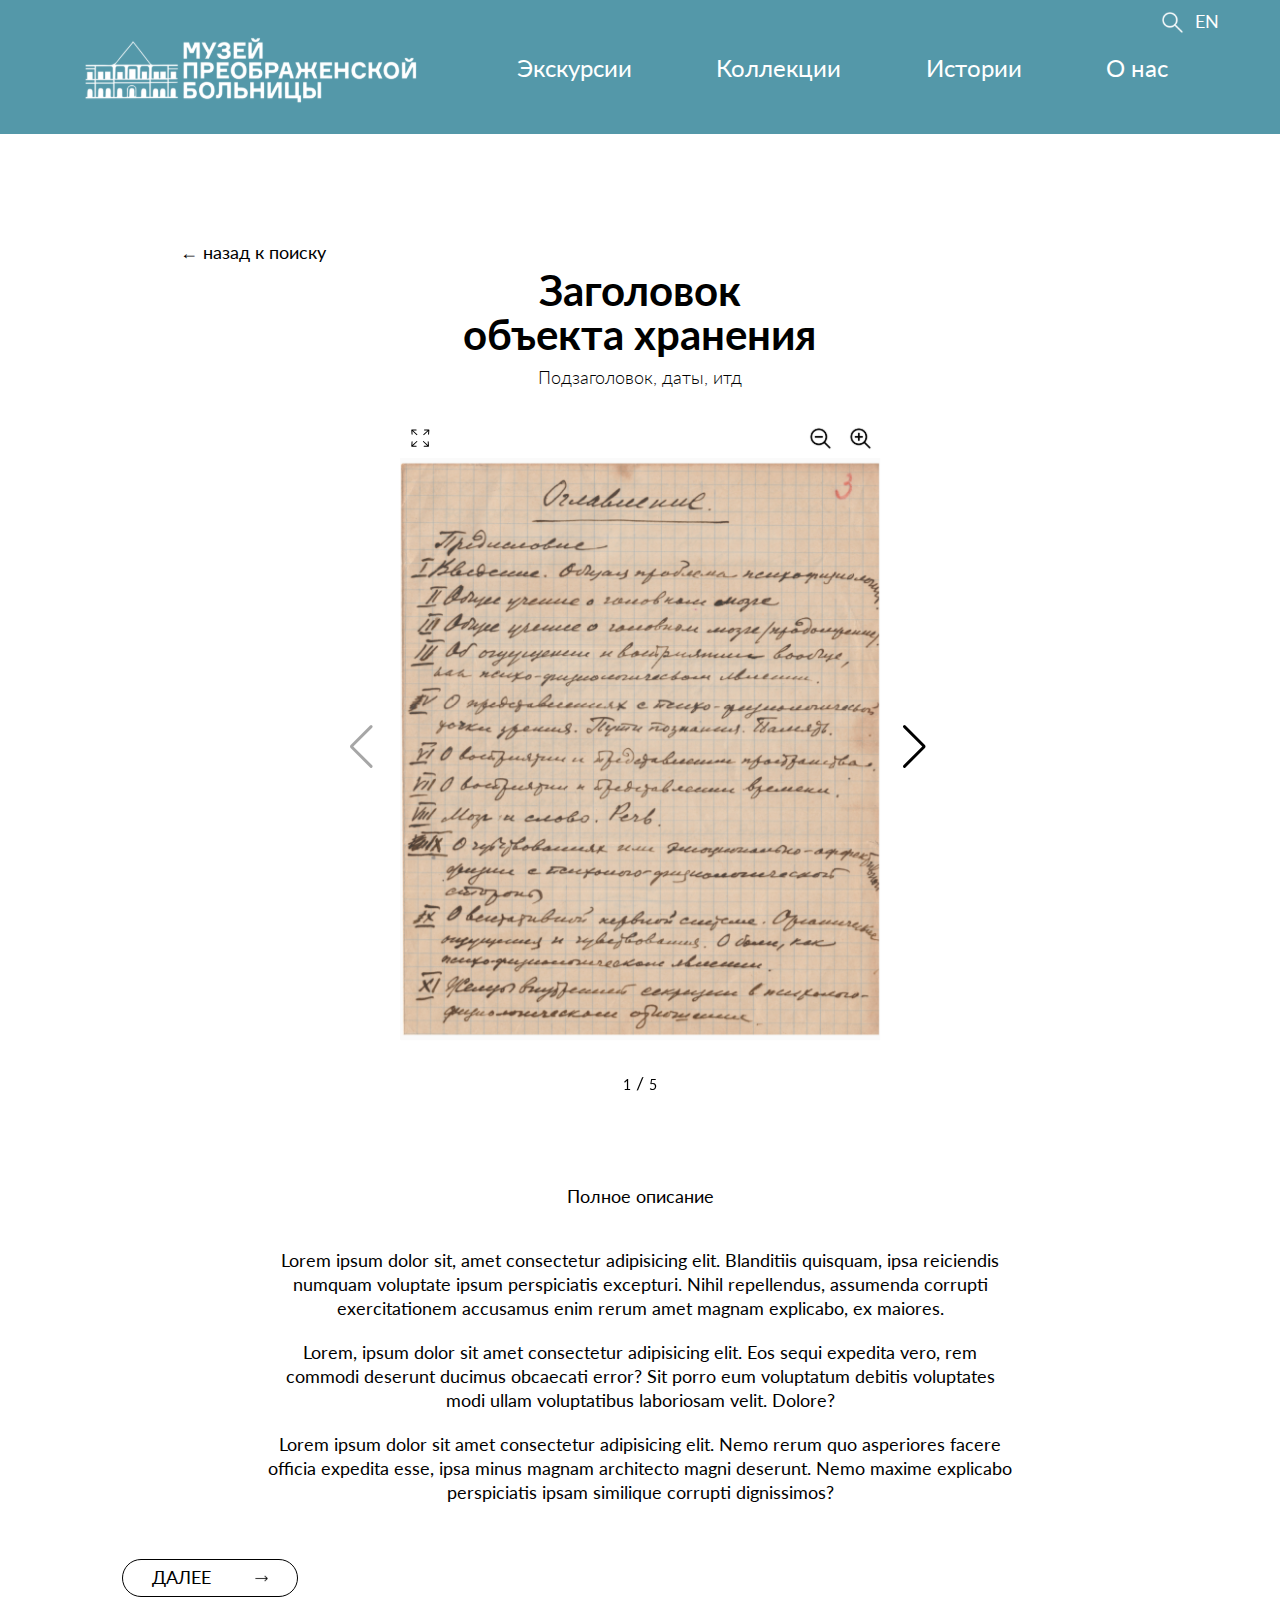
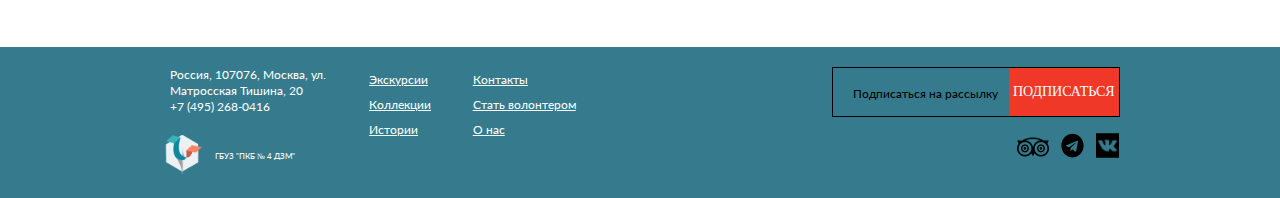
<file: doc-description.html>
<!DOCTYPE html>
<html lang="ru">
<head>
    <meta charset="UTF-8">
    <meta http-equiv="X-UA-Compatible" content="IE=edge">
    <meta name="viewport" content="width=device-width, initial-scale=1.0">
    <title>Документы, длиноое описание</title>
    <link rel="stylesheet" href="./css/main.css">
    <link rel="stylesheet" href="./fonts/lato.css">
    <link rel="stylesheet" href="./css/media-query__index.css">
    <link rel="stylesheet" href="https://cdn.jsdelivr.net/npm/swiper@8/swiper-bundle.min.css"/>
    <link rel="stylesheet" href="./css/SWIPER.css">

</head>
<body>
<!--***********************************************************************-->
    <header class="header"> <!-- ХЕДЕР -->
        <div class="container">
            <a class="burger" id="burger"><img src="./css/images/icon-burger.svg" alt=""></a>

            <div class="header__search col-12"> 
                <div class="header-form">
                    <form action="#" class="header-search__form">
                        <input type="text">
                        <button>
                            <img src="./css/images/icon-search.svg" alt="">
                        </button>
                    </form>
                    <img class="close-search" src="./css/images/icon-cross.svg" alt="Закрыть">
                </div>



                <img class="header__item header-search-show-string" src="./css/images/search.svg" alt="Поиск">
                <div class="header__item header-lang">EN</div>
            </div>
            <nav class="nav col-10" id="nav"> <!-- НАВИГАЦИЯ -->

                <a href="index.html"
                    class="nav__logo"><img src="./css/images/logo-main.svg" alt="Логотип">
                </a>

                <a href="excursions.html"
                    class="nav__item">Экскурсии
                </a>

                <a href="#"
                    class="nav__item" id="open__modal">Коллекции
                </a>

                <a href="#"
                    class="nav__item" id="open__modal-history">Истории
                </a>

                <a href="#" 
                    class="nav__item nav__item-mod" id="open__modal-about">О нас
                </a>

            </nav>
            <!-- Модальные окна для десктопных версий -->

            <!-- <div class="modal-box"> Запасной блок для экскурсий
                <div class="modal__container" id="close__modal">
                    <div class="modal__container-inner" id="modal">
                        <a class="modal__item" href="#">Text</a>
                        <a class="modal__item" href="#">Text</a> 
                        <a class="modal__item" href="#">Text</a>
                        <a class="modal__item" href="#">Text</a>
                        <a class="modal__item" href="#">Text</a>
                        <a class="modal__item" href="#">Text</a>
                    </div>
                </div>
            </div> -->

            <div class="modal-box"> <!-- Коллекции -->
                <div class="modal__container" id="close__modal">
                    <div class="modal__container-inner" id="modal">
                        <a class="modal__item" href="collections.html#collections-point">Документы</a>
                        <a class="modal__item" href="collections.html#collections-point">Фотографии</a>
                        <a class="modal__item" href="collections.html#collections-point">Art Brut</a>
                        <a class="modal__item" href="collections.html#collections-point">Экспонаты</a>
                        <a class="modal__item" href="collections.html#collections-point">Живопись и графика</a>
                        <a class="modal__item" href="collections.html#collections-point">Книги и журналы</a>
                    </div>
                </div>
            </div>

            <div class="modal-box-history"> <!-- Истории -->
                <div class="modal__container-history" id="close__modal-history">
                    <div class="modal__container-inner-history" id="modal-history">
                        <a class="modal__item" href="#">Экспонаты</a>
                        <a class="modal__item" href="#">Истории</a>
                        <a class="modal__item" href="#">Маршруты</a>
                        <a class="modal__item" href="#">Книги</a>
                        <a class="modal__item" href="#">Документы</a>
                        <a class="modal__item" href="#">Новости</a>
                    </div>
                </div>
            </div>

            <div class="modal-box-about"> <!-- О нас -->
                <div class="modal__container-about" id="close__modal-about">
                    <div class="modal__container-inner-about" id="modal-about">
                        <a class="modal__item" href="#">О музее</a>
                        <a class="modal__item" href="#">Миссия</a>
                        <a class="modal__item" href="#">История</a>
                        <a class="modal__item" href="#">Сотрудники</a>
                        <a class="modal__item" href="#">Контакты</a>
                        <a class="modal__item modal__item-mod" href="#">Стать исследователем</a>
                    </div>
                </div>
            </div>

        </div>

        <!-- Кнопка "меню" для мобильной версии -->
        <div class="burger-box" id="burger-menu">
            <div class="burger-menu">

                <div class="header__search header__search-mod col-12"> 
                    <div class="header-form header-form-mod">
                        <form action="#" class="header-search__form">
                            <input type="text">
                            <button>
                                <img src="./css/images/icon-search.svg" alt="">
                            </button>
                        </form>
                        <img class="close-search close-search-mod"src="./css/images/icon-cross.svg" alt="Закрыть">
                    </div>
                    
                    <img class="header__item header-search-show-string header-search-show-string-mod" src="./css/images/search.svg" alt="Поиск">
                    <div class="header__item header-lang header-lang-mod">EN</div>
                </div>

                <ul>
                    <li id="excursions"><a href="excursions.html">Экскурсии</a> </li>

                    <li id="collections">Коллекции <img src="./css/images/openitem.svg" alt=""></li>
                    <div class="collections-inner" id="coll-inn">
                        <a class="burger-item" href="doc-description.html">Документы</a>
                        <a class="burger-item" href="collections.html#collections">Фотографии</a>
                        <a class="burger-item" href="collections.html#collections">Art Brut</a>
                        <a class="burger-item" href="collections.html#collections">Экспонаты</a>
                        <a class="burger-item" href="collections.html#collections">Живопись и графика</a>
                        <a class="burger-item" href="collections.html#collections">Книги и журналы</a>
                    </div>

                    <li id="history">Истории <img src="./css/images/openitem.svg" alt=""></li>
                    <div class="history-inner" id="hist-inn">
                        <a class="burger-item" href="#">Экспонаты</a>
                        <a class="burger-item" href="#">Истории</a>
                        <a class="burger-item" href="#">Маршруты</a>
                        <a class="burger-item" href="#">Книги</a>
                        <a class="burger-item" href="#">Документы</a>
                        <a class="burger-item" href="#">Новости</a>
                    </div>

                    <li id="aboutus">O нас <img src="./css/images/openitem.svg" alt=""></li>
                    <div class="aboutus-inner" id="about-inn">
                        <a class="burger-item" href="#">О музее</a>
                        <a class="burger-item" href="#">Миссия</a>
                        <a class="burger-item" href="#">История</a>
                        <a class="burger-item" href="#">Сотрудники</a>
                        <a class="burger-item" href="#">Контакты</a>
                    </div>
                </ul>
            </div>
            <div id="closeBurger"><img src="./css/images/icon-cross.svg" alt=""></div>
        </div>
    <!---------------------------------------->
    </header>
<!--***********************************************************************-->
<div class="container">
        <a class="back__button" href="index.html">&larr; назад к поиску</a>
        <h1 class="docs__h1 col-4">Заголовок объекта хранения</h1>
        <h3 class="docs__h3">Подзаголовок, даты, итд </h3>

        <div class="image-actions__container" id="button__row">

            <div class="expand__button" id="open__image">
                <button class="action__button">
                    <div class="btn__inner">
                        <img class="inner__img" id="inner__img1" src="./css/images/icon-levo-verx.svg" alt="">
                        <img class="inner__img" id="inner__img2" src="./css/images/icon-vpavo-verx.svg" alt="">
                    </div>
                    <div class="btn__inner">
                        <img class="inner__img" id="inner__img3" src="./css/images/icon-levo-niz.svg" alt="">
                        <img class="inner__img" id="inner__img4" src="./css/images/icon-pravo-niz.svg" alt="">
                    </div>
                </button>
            </div>

            <div class="zoom__buttons">
                <button class="action__button action__button-zoom">
                    <img src="./css/images/zoom-out.svg" alt="Отдалить">
                </button>
                <button class="action__button action__button-zoom">
                    <img src="./css/images/zoom-in.svg" alt="Приблизить">
                </button>
            </div>

        </div>
<!--*************************** SWIPER *************************************-->
        <div class="swiper__container">

            <div class="swiper" id="usable__image">
                <!-- Additional required wrapper -->
                <div class="swiper-wrapper">
                  <!-- Slides -->
                    <div class="swiper-slide slide__css">
                        <img src="./css/images/swiper-item1.png" alt="">
                    </div>
                    <div class="swiper-slide slide__css">
                        <img src="./css/images/swiper-item1.png" alt="">
                    </div>
                    <div class="swiper-slide slide__css">
                        <img src="./css/images/swiper-item1.png" alt="">
                    </div>
                    <div class="swiper-slide slide__css">
                        <img src="./css/images/swiper-item1.png" alt="">
                    </div>
                    <div class="swiper-slide slide__css">
                        <img src="./css/images/swiper-item1.png" alt="">
                    </div>
        
                </div>
                <!-- If we need pagination -->
                <div class="swiper-pagination"></div>
              
                <!-- If we need navigation buttons -->
                <div class="swiper-button-prev"></div>
                <div class="swiper-button-next"></div>
              
            </div>
        </div>
<!--*************************** SWIPER *************************************-->
        <div class="docs__content col-8">
            <h1 class="docs__h1-bottom">Полное описание</h1>
            <div class="docs__text">
                <p>Lorem ipsum dolor sit, amet consectetur adipisicing elit. Blanditiis quisquam, ipsa reiciendis numquam voluptate ipsum perspiciatis excepturi. Nihil repellendus, assumenda corrupti exercitationem accusamus enim rerum amet magnam explicabo, ex maiores.</p>
                <p>Lorem, ipsum dolor sit amet consectetur adipisicing elit. Eos sequi expedita vero, rem commodi deserunt ducimus obcaecati error? Sit porro eum voluptatum debitis voluptates modi ullam voluptatibus laboriosam velit. Dolore?</p>
                <p>Lorem ipsum dolor sit amet consectetur adipisicing elit. Nemo rerum quo asperiores facere officia expedita esse, ipsa minus magnam architecto magni deserunt. Nemo maxime explicabo perspiciatis ipsam similique corrupti dignissimos?</p>
            </div>
        </div>
        <div class="news__button docs-description__btn">
            <a href="documents.html" class="button__container button__container-docsmod">
                <div class="button-inner">
                    далее
                </div>
                <div class="button__arrow">
                    <img src="./css/images/arrow.svg" alt="">
                </div>
            </a>
        </div>
    </div>
<!--***********************************************************************-->
    <!--***********************************************************************-->
    <footer class="footer"> <!-- ФУТЕР -->
        <div class="footer-modal" id="footer-modal">
            <form action="#" class="footer-form">
                <input type="email" placeholder="email" class="footer-input">
                <button>Подписаться на рассылку</button>
                <div id="close__footer-modal">
                    <img src="./css/images/icon-cross-black.svg" alt="">
                </div>
            </form>
        </div>
        <div class="container personal-footer__container">
            <div class="footer__container col-10">

                <div class="footer__text"> <!-- ЛЕВАЯ ЧАСТЬ -->

                    <div class="text__adress"><!-- ОБЩАЯ ИНФОРМАЦИЯ В ФУТЕРЕ -->

                        <div class="text__adres-inner">Россия, 107076, Москва, ул. <br> Матросская Тишина, 20 <br>
                        <a class="footer_phone-number" href="+74952680416">+7 (495) 268-0416</a>
                        </div>

                        <div class="text__logo">
                            <a href="https://www.pkb4.ru/">
                                <img class="text__img" src="./css/images/footer-icon.svg" alt="Логопит">
                            </a>
                            <p class="text__name">ГБУЗ "ПКБ № 4 ДЗМ" </p>
                        </div>

                    </div>

                    <div class="text__nav-1"> <!-- КНОПКИ НАВИГАЦИИ -->
                        <a class="item__nav-1 nav-1__mod" href="excursions.html">Экскурсии</a>

                        <a class="item__nav-1" href="collections.html">Коллекции</a>

                        <a class="item__nav-1" href="stories.html">Истории</a>
                    </div>
                    <div class="text__nav-2">

                        <a class="item__nav-2  nav-2__mod" href="about.html#contacts">Контакты</a>

                        <a class="item__nav-2" href="about.html#research">Стать волонтером</a>

                        <a class="item__nav-2" href="about.html">О нас</a>

                    </div>

                </div>

                <div class="footer__buttons"> <!-- ПРАВАЯ ЧАСТЬ -->

                    <form class="footer__row">
                        <input type="email" class="footer__follow" placeholder="Подписаться на рассылку">

                        <button class="footer__follow-button">Подписаться</button>
                    </form>


                    <a id="footer-button-mobile">
                        Подписаться
                    </a>



                    <div class="footer__icons">

                        <a class="footer__icon-item icon-1" href="https://www.tripadvisor.ru/Attraction_Review-g298484-d21259765-ReviewsMuzey_Preobrazhenskoy_bolnitsy-Moscow_Central_Russia.html">
                            <img src="./css/images/icon1.svg" alt="TripAdviser">
                        </a>

                        <a class="footer__icon-item" href="https://t.me/preobrazhenskyhospital">
                            <img src="./css/images/icon2.svg" alt="Telegramm">
                        </a>
                        
                        <a class="footer__icon-item" href="https://vk.com/preobrazhenskymuseum">
                            <img src="./css/images/icon3.png" alt="VK">
                        </a>

                    </div>

                </div>
            </div>
        </div>
    </footer>
<!--***********************************************************************-->
    <script src="./JS-scripts/modal.js"></script>
    <script src="https://cdn.jsdelivr.net/npm/swiper@8/swiper-bundle.min.js"></script>
    <script src="./JS-scripts/swiper.js"></script>
    <script src="./JS-scripts/expand-image.js"></script>
</body>
</html>
</file>
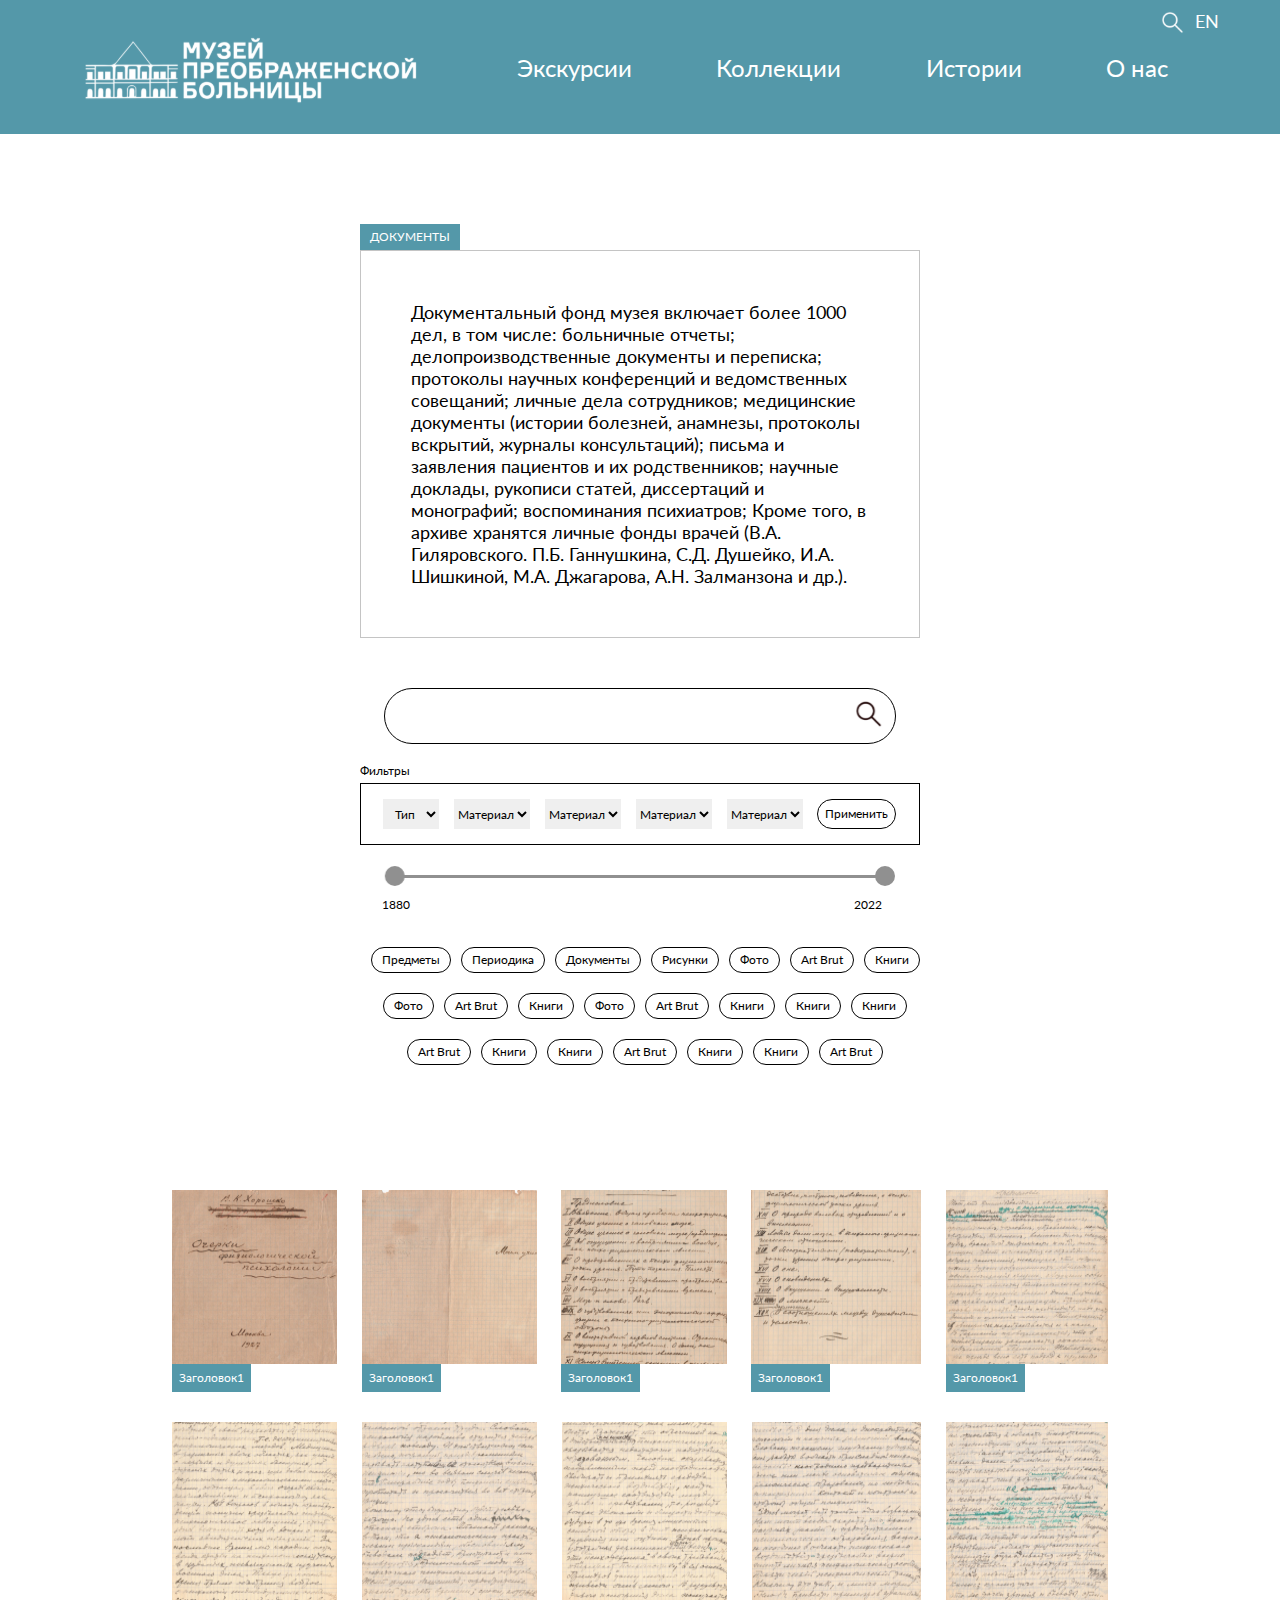
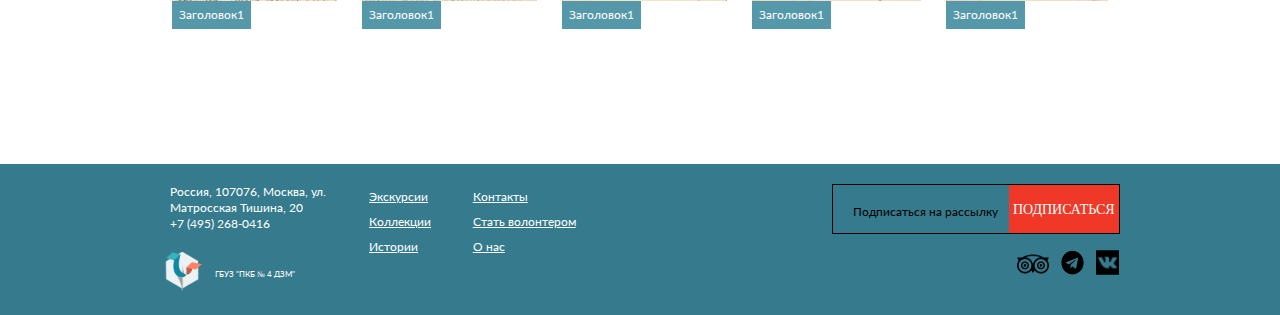
<file: documents.html>
<!DOCTYPE html>
<html lang="ru">
<head>
    <meta charset="UTF-8">
    <meta http-equiv="X-UA-Compatible" content="IE=edge">
    <meta name="viewport" content="width=device-width, initial-scale=1.0">
    <title>Документы</title>
    <link rel="stylesheet" href="./css/main.css">
    <link rel="stylesheet" href="./fonts/lato.css">
    <link rel="stylesheet" href="./libraries/nouislider.min.css">
    <link rel="stylesheet" href="./css/range-slider.css">
    <link rel="stylesheet" href="./css/media-query__index.css">

</head>
<body>
<!--***********************************************************************-->
    <header class="header"> <!-- ХЕДЕР -->
        <div class="container">
            <a class="burger" id="burger"><img src="./css/images/icon-burger.svg" alt=""></a>

            <div class="header__search col-12"> 
                <div class="header-form">
                    <form action="#" class="header-search__form">
                        <input type="text">
                        <button>
                            <img src="./css/images/icon-search.svg" alt="">
                        </button>
                    </form>
                    <img class="close-search" src="./css/images/icon-cross.svg" alt="Закрыть">
                </div>



                <img class="header__item header-search-show-string" src="./css/images/search.svg" alt="Поиск">
                <div class="header__item header-lang">EN</div>
            </div>
            <nav class="nav col-10" id="nav"> <!-- НАВИГАЦИЯ -->

                <a href="index.html"
                    class="nav__logo"><img src="./css/images/logo-main.svg" alt="Логотип">
                </a>

                <a href="excursions.html"
                    class="nav__item">Экскурсии
                </a>

                <a href="#"
                    class="nav__item" id="open__modal">Коллекции
                </a>

                <a href="#"
                    class="nav__item" id="open__modal-history">Истории
                </a>

                <a href="#" 
                    class="nav__item nav__item-mod" id="open__modal-about">О нас
                </a>

            </nav>
            <!-- Модальные окна для десктопных версий -->

            <!-- <div class="modal-box"> Запасной блок для экскурсий
                <div class="modal__container" id="close__modal">
                    <div class="modal__container-inner" id="modal">
                        <a class="modal__item" href="#">Text</a>
                        <a class="modal__item" href="#">Text</a> 
                        <a class="modal__item" href="#">Text</a>
                        <a class="modal__item" href="#">Text</a>
                        <a class="modal__item" href="#">Text</a>
                        <a class="modal__item" href="#">Text</a>
                    </div>
                </div>
            </div> -->

            <div class="modal-box"> <!-- Коллекции -->
                <div class="modal__container" id="close__modal">
                    <div class="modal__container-inner" id="modal">
                        <a class="modal__item" href="collections.html#collections-point">Документы</a>
                        <a class="modal__item" href="collections.html#collections-point">Фотографии</a>
                        <a class="modal__item" href="collections.html#collections-point">Art Brut</a>
                        <a class="modal__item" href="collections.html#collections-point">Экспонаты</a>
                        <a class="modal__item" href="collections.html#collections-point">Живопись и графика</a>
                        <a class="modal__item" href="collections.html#collections-point">Книги и журналы</a>
                    </div>
                </div>
            </div>

            <div class="modal-box-history"> <!-- Истории -->
                <div class="modal__container-history" id="close__modal-history">
                    <div class="modal__container-inner-history" id="modal-history">
                        <a class="modal__item" href="#">Экспонаты</a>
                        <a class="modal__item" href="#">Истории</a>
                        <a class="modal__item" href="#">Маршруты</a>
                        <a class="modal__item" href="#">Книги</a>
                        <a class="modal__item" href="#">Документы</a>
                        <a class="modal__item" href="#">Новости</a>
                    </div>
                </div>
            </div>

            <div class="modal-box-about"> <!-- О нас -->
                <div class="modal__container-about" id="close__modal-about">
                    <div class="modal__container-inner-about" id="modal-about">
                        <a class="modal__item" href="#">О музее</a>
                        <a class="modal__item" href="#">Миссия</a>
                        <a class="modal__item" href="#">История</a>
                        <a class="modal__item" href="#">Сотрудники</a>
                        <a class="modal__item" href="#">Контакты</a>
                        <a class="modal__item modal__item-mod" href="#">Стать исследователем</a>
                    </div>
                </div>
            </div>

        </div>

        <!-- Кнопка "меню" для мобильной версии -->
        <div class="burger-box" id="burger-menu">
            <div class="burger-menu">

                <div class="header__search header__search-mod col-12"> 
                    <div class="header-form header-form-mod">
                        <form action="#" class="header-search__form">
                            <input type="text">
                            <button>
                                <img src="./css/images/icon-search.svg" alt="">
                            </button>
                        </form>
                        <img class="close-search close-search-mod"src="./css/images/icon-cross.svg" alt="Закрыть">
                    </div>
                    
                    <img class="header__item header-search-show-string header-search-show-string-mod" src="./css/images/search.svg" alt="Поиск">
                    <div class="header__item header-lang header-lang-mod">EN</div>
                </div>

                <ul>
                    <li id="excursions"><a href="excursions.html">Экскурсии</a> </li>

                    <li id="collections">Коллекции <img src="./css/images/openitem.svg" alt=""></li>
                    <div class="collections-inner" id="coll-inn">
                        <a class="burger-item" href="doc-description.html">Документы</a>
                        <a class="burger-item" href="collections.html#collections">Фотографии</a>
                        <a class="burger-item" href="collections.html#collections">Art Brut</a>
                        <a class="burger-item" href="collections.html#collections">Экспонаты</a>
                        <a class="burger-item" href="collections.html#collections">Живопись и графика</a>
                        <a class="burger-item" href="collections.html#collections">Книги и журналы</a>
                    </div>

                    <li id="history">Истории <img src="./css/images/openitem.svg" alt=""></li>
                    <div class="history-inner" id="hist-inn">
                        <a class="burger-item" href="#">Экспонаты</a>
                        <a class="burger-item" href="#">Истории</a>
                        <a class="burger-item" href="#">Маршруты</a>
                        <a class="burger-item" href="#">Книги</a>
                        <a class="burger-item" href="#">Документы</a>
                        <a class="burger-item" href="#">Новости</a>
                    </div>

                    <li id="aboutus">O нас <img src="./css/images/openitem.svg" alt=""></li>
                    <div class="aboutus-inner" id="about-inn">
                        <a class="burger-item" href="#">О музее</a>
                        <a class="burger-item" href="#">Миссия</a>
                        <a class="burger-item" href="#">История</a>
                        <a class="burger-item" href="#">Сотрудники</a>
                        <a class="burger-item" href="#">Контакты</a>
                    </div>
                </ul>
            </div>
            <div id="closeBurger"><img src="./css/images/icon-cross.svg" alt=""></div>
        </div>
    <!---------------------------------------->
    </header>
<!--***********************************************************************-->

<!-- **** ЭТО ВСЕ СКОПИРОВАНО СО СТРАНИЦЫ "КОЛЛЕКЦИИ" И ЧУТЬ ПОДПРАВЛЕНО ****-->
    <div class="container">
        <div class="collections__text col-6">
            <div class="text__collections text__documents">Документы</div>
            <div class="main-text__collections main-text__documents">Документальный фонд музея включает более 1000 дел, в том числе: больничные отчеты; делопроизводственные документы и переписка; протоколы научных конференций и ведомственных совещаний; личные дела сотрудников; медицинские документы (истории болезней, анамнезы, протоколы вскрытий, журналы консультаций); письма и заявления пациентов и их родственников; научные доклады, рукописи статей, диссертаций и монографий; воспоминания психиатров; Кроме того, в архиве хранятся личные фонды врачей (В.А. Гиляровского. П.Б. Ганнушкина, С.Д. Душейко, И.А. Шишкиной, М.А. Джагарова, А.Н. Залманзона и др.).</div>
        </div>
        <div class="documents-form col-5">
            <form class="collections__form documents__form" action="#">

                <div class="input__div">
                    <input class="collections__input documents__input" type="text">
                </div>

                <div class="button__div">
                    <button class="collections__button documents__button">
                    </button>
                </div>

            </form>
        </div>
<!---************************************************************************-->
        <div class="filtres col-6">
            <p class="filtres__head">Фильтры</p>
            <div class="filtres__container">
                <form action="#" class="filtres__form">

                    <select name="Тип" id="selectType">
                        <option>Тип</option>
                        <option value="Type-1">Type-1</option>
                        <option value="Type-2">Type-2</option>
                    </select>
                    <select name="Материал" id="selectMat1">
                        <option>Материал</option>
                        <option value="Item-1">Item-1</option>
                        <option value="Item-2">Item-2</option>
                    </select>
                    <select name="Материал" id="selectMat2">
                        <option>Материал</option>
                        <option value="Item-1">Item-1</option>
                        <option value="Item-2">Item-2</option>
                    </select>
                    <select name="Материал" id="selectMat3">
                        <option>Материал</option>
                        <option value="Item-1">Item-1</option>
                        <option value="Item-2">Item-2</option>
                    </select>
                    <select name="Материал" id="selectMat4">
                        <option>Материал</option>
                        <option value="Item-1">Item-1</option>
                        <option value="Item-2">Item-2</option>
                    </select>
                    <button class="filters__form-button">
                        Применить
                    </button>

                </form>
            </div>
        </div>
<!-- Плагин noUIslider -->
        <div class="slider__container">
            <div class="year__slider" id="range__slider"></div>
            <div class="year__inputs">

                <input type="number" class="year__input-1" min="1880" max="2022" id="input__0">

                <input type="number" class="year__input-2" min="1880" max="2022" id="input__1">

            </div>
        </div>
<!-- Закончился плагин -->


        <div class="tegs__container col-6">
            <a href="#" class="teg__item">Предметы</a>
            <a href="#" class="teg__item">Периодика</a>
            <a href="#" class="teg__item">Документы</a>
            <a href="#" class="teg__item">Рисунки</a>
            <a href="#" class="teg__item">Фото</a>
            <a href="#" class="teg__item">Art Brut</a>
            <a href="#" class="teg__item">Книги</a>
            <a href="#" class="teg__item">Фото</a>
            <a href="#" class="teg__item">Art Brut</a>
            <a href="#" class="teg__item">Книги</a>
            <a href="#" class="teg__item">Фото</a>
            <a href="#" class="teg__item">Art Brut</a>
            <a href="#" class="teg__item">Книги</a>
            <a href="#" class="teg__item">Книги</a>
            <a href="#" class="teg__item">Книги</a>
            <a href="#" class="teg__item">Art Brut</a>
            <a href="#" class="teg__item">Книги</a>
            <a href="#" class="teg__item">Книги</a>
            <a href="#" class="teg__item">Art Brut</a>
            <a href="#" class="teg__item">Книги</a>
            <a href="#" class="teg__item">Книги</a>
            <a href="#" class="teg__item">Art Brut</a>
        </div>

        <div class="documents-photo__container col-10">
            <div class="documents-photo__inner">
                <div class="documents__inner-img">
                    <img src="./css/images/doc-img1.jpg" alt="">
                </div>
                <div class="documents__inner-text">Заголовок1</div>
            </div>

            <div class="documents-photo__inner">
                <div class="documents__inner-img">
                    <img src="./css/images//doc-img2.jpg" alt="">
                </div>
                <div class="documents__inner-text">Заголовок1</div>
            </div>

            <div class="documents-photo__inner">
                <div class="documents__inner-img">
                    <img src="./css/images/doc-img3.jpg" alt="">
                </div>
                <div class="documents__inner-text">Заголовок1</div>
            </div>

            <div class="documents-photo__inner">
                <div class="documents__inner-img">
                    <img src="./css/images//doc-img4.jpg" alt="">
                </div>
                <div class="documents__inner-text">Заголовок1</div>
            </div>

            <div class="documents-photo__inner">
                <div class="documents__inner-img">
                    <img src="./css/images//doc-img5.jpg" alt="">
                </div>
                <div class="documents__inner-text">Заголовок1</div>
            </div>

            <div class="documents-photo__inner">
                <div class="documents__inner-img">
                    <img src="./css/images/doc-img6.jpg" alt="">
                </div>
                <div class="documents__inner-text">Заголовок1</div>
            </div>

            <div class="documents-photo__inner">
                <div class="documents__inner-img">
                    <img src="./css/images/doc-img7.jpg" alt="">
                </div>
                <div class="documents__inner-text">Заголовок1</div>
            </div>

            <div class="documents-photo__inner">
                <div class="documents__inner-img">
                    <img src="./css/images/doc-img8.jpg" alt="">
                </div>
                <div class="documents__inner-text">Заголовок1</div>
            </div>

            <div class="documents-photo__inner">
                <div class="documents__inner-img">
                    <img src="./css/images/doc-img9.jpg" alt="">
                </div>
                <div class="documents__inner-text">Заголовок1</div>
            </div>

            <div class="documents-photo__inner">
                <div class="documents__inner-img">
                    <img src="./css/images/doc-img10.jpg" alt="">
                </div>
                <div class="documents__inner-text">Заголовок1</div>
            </div>

        </div>
    </div>
<!--***********************************************************************-->
    <footer class="footer"> <!-- ФУТЕР -->
        <div class="footer-modal" id="footer-modal">
            <form action="#" class="footer-form">
                <input type="email" placeholder="email" class="footer-input">
                <button>Подписаться на рассылку</button>
                <div id="close__footer-modal">
                    <img src="./css/images/icon-cross-black.svg" alt="">
                </div>
            </form>
        </div>
        <div class="container personal-footer__container">
            <div class="footer__container col-10">

                <div class="footer__text"> <!-- ЛЕВАЯ ЧАСТЬ -->

                    <div class="text__adress"><!-- ОБЩАЯ ИНФОРМАЦИЯ В ФУТЕРЕ -->

                        <div class="text__adres-inner">Россия, 107076, Москва, ул. <br> Матросская Тишина, 20 <br>
                        <a class="footer_phone-number" href="+74952680416">+7 (495) 268-0416</a>
                        </div>

                        <div class="text__logo">
                            <a href="https://www.pkb4.ru/">
                                <img class="text__img" src="./css/images/footer-icon.svg" alt="Логопит">
                            </a>
                            <p class="text__name">ГБУЗ "ПКБ № 4 ДЗМ" </p>
                        </div>

                    </div>

                    <div class="text__nav-1"> <!-- КНОПКИ НАВИГАЦИИ -->
                        <a class="item__nav-1 nav-1__mod" href="excursions.html">Экскурсии</a>

                        <a class="item__nav-1" href="collections.html">Коллекции</a>

                        <a class="item__nav-1" href="stories.html">Истории</a>
                    </div>
                    <div class="text__nav-2">

                        <a class="item__nav-2  nav-2__mod" href="about.html#contacts">Контакты</a>

                        <a class="item__nav-2" href="about.html#research">Стать волонтером</a>

                        <a class="item__nav-2" href="about.html">О нас</a>

                    </div>

                </div>

                <div class="footer__buttons"> <!-- ПРАВАЯ ЧАСТЬ -->

                    <form class="footer__row">
                        <input type="email" class="footer__follow" placeholder="Подписаться на рассылку">

                        <button class="footer__follow-button">Подписаться</button>
                    </form>


                    <a id="footer-button-mobile">
                        Подписаться
                    </a>



                    <div class="footer__icons">

                        <a class="footer__icon-item icon-1" href="https://www.tripadvisor.ru/Attraction_Review-g298484-d21259765-ReviewsMuzey_Preobrazhenskoy_bolnitsy-Moscow_Central_Russia.html">
                            <img src="./css/images/icon1.svg" alt="TripAdviser">
                        </a>

                        <a class="footer__icon-item" href="https://t.me/preobrazhenskyhospital">
                            <img src="./css/images/icon2.svg" alt="Telegramm">
                        </a>
                        
                        <a class="footer__icon-item" href="https://vk.com/preobrazhenskymuseum">
                            <img src="./css/images/icon3.png" alt="VK">
                        </a>

                    </div>

                </div>
            </div>
        </div>
    </footer>
<!--***********************************************************************-->
    <script src="./libraries/nouislider.min.js"></script>
    <script src="./JS-scripts/range-slider.js"></script>
    <script src="./JS-scripts/modal.js"></script>
</body>
</html>
</file>
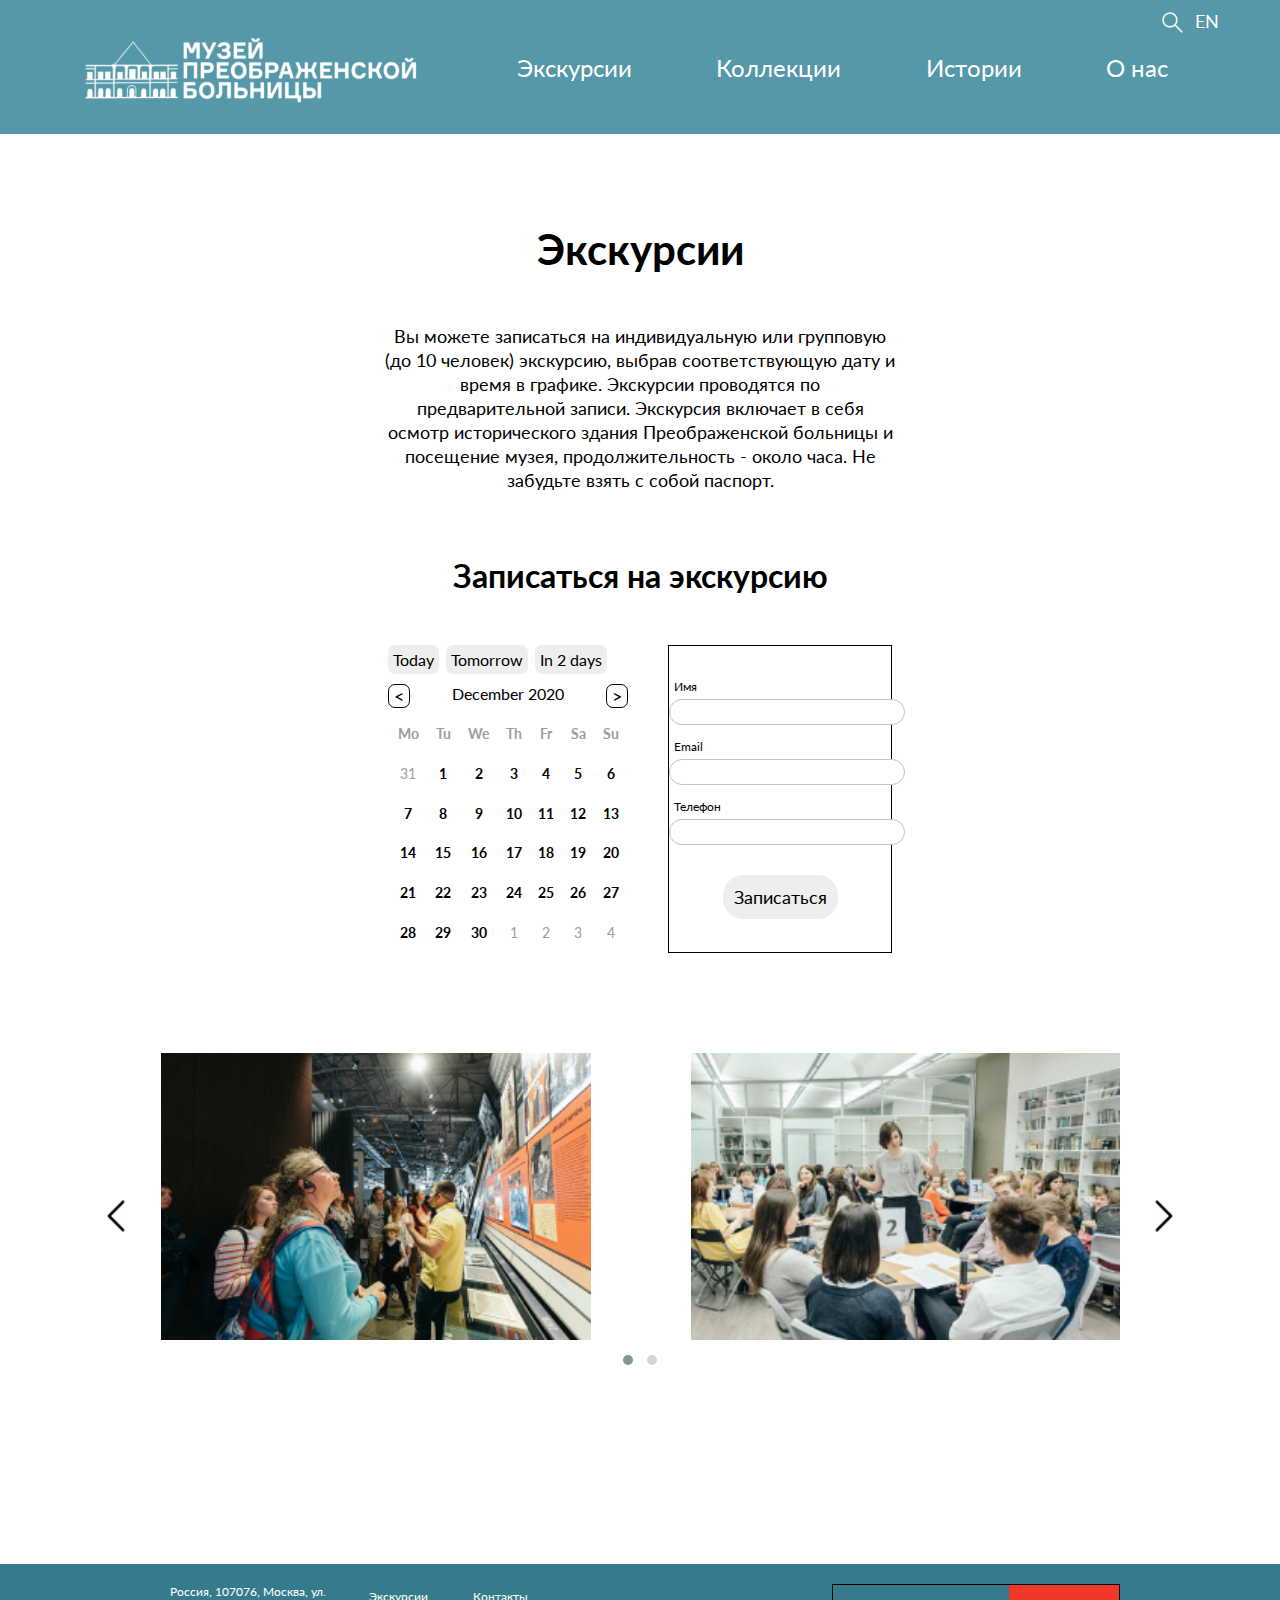
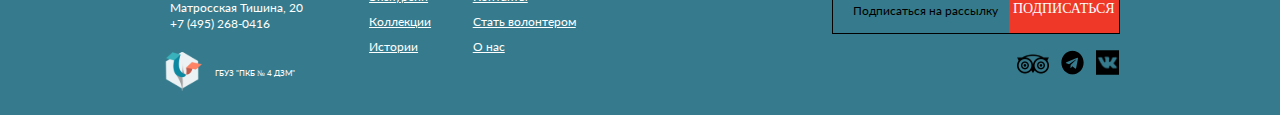
<file: excursions.html>
<!DOCTYPE html>
<html lang="ru">
<head>
    <meta charset="UTF-8">
    <meta http-equiv="X-UA-Compatible" content="IE=edge">
    <meta name="viewport" content="width=device-width, initial-scale=1.0">
    <title>Экскурсии</title>
    <link rel="stylesheet" href="./libraries/owl.carousel.min.css">
    <link rel="stylesheet" href="./libraries/owl.theme.default.min.css">
    <link rel="stylesheet" href="./css/main.css">
    <link rel="stylesheet" href="./css/media-query__index.css">
    <link rel="stylesheet" href="./fonts/lato.css">
</head>
 <body> <!-- ЭКСКУРСИИ -->
<!--***********************************************************************-->
    <header class="header"> <!-- ХЕДЕР -->
        <div class="container">
            <a class="burger" id="burger"><img src="./css/images/icon-burger.svg" alt=""></a>

            <div class="header__search col-12"> 
                <div class="header-form">
                    <form action="#" class="header-search__form">
                        <input type="text">
                        <button>
                            <img src="./css/images/icon-search.svg" alt="">
                        </button>
                    </form>
                    <img class="close-search" src="./css/images/icon-cross.svg" alt="Закрыть">
                </div>



                <img class="header__item header-search-show-string" src="./css/images/search.svg" alt="Поиск">
                <div class="header__item header-lang">EN</div>
            </div>
            <nav class="nav col-10" id="nav"> <!-- НАВИГАЦИЯ -->

                <a href="index.html"
                    class="nav__logo"><img src="./css/images/logo-main.svg" alt="Логотип">
                </a>

                <a href="excursions.html"
                    class="nav__item">Экскурсии
                </a>

                <a href="#"
                    class="nav__item" id="open__modal">Коллекции
                </a>

                <a href="#"
                    class="nav__item" id="open__modal-history">Истории
                </a>

                <a href="#" 
                    class="nav__item nav__item-mod" id="open__modal-about">О нас
                </a>

            </nav>
            <!-- Модальные окна для десктопных версий -->

            <!-- <div class="modal-box"> Запасной блок для экскурсий
                <div class="modal__container" id="close__modal">
                    <div class="modal__container-inner" id="modal">
                        <a class="modal__item" href="#">Text</a>
                        <a class="modal__item" href="#">Text</a> 
                        <a class="modal__item" href="#">Text</a>
                        <a class="modal__item" href="#">Text</a>
                        <a class="modal__item" href="#">Text</a>
                        <a class="modal__item" href="#">Text</a>
                    </div>
                </div>
            </div> -->

            <div class="modal-box"> <!-- Коллекции -->
                <div class="modal__container" id="close__modal">
                    <div class="modal__container-inner" id="modal">
                        <a class="modal__item" href="collections.html#collections-point">Документы</a>
                        <a class="modal__item" href="collections.html#collections-point">Фотографии</a>
                        <a class="modal__item" href="collections.html#collections-point">Art Brut</a>
                        <a class="modal__item" href="collections.html#collections-point">Экспонаты</a>
                        <a class="modal__item" href="collections.html#collections-point">Живопись и графика</a>
                        <a class="modal__item" href="collections.html#collections-point">Книги и журналы</a>
                    </div>
                </div>
            </div>

            <div class="modal-box-history"> <!-- Истории -->
                <div class="modal__container-history" id="close__modal-history">
                    <div class="modal__container-inner-history" id="modal-history">
                        <a class="modal__item" href="#">Экспонаты</a>
                        <a class="modal__item" href="#">Истории</a>
                        <a class="modal__item" href="#">Маршруты</a>
                        <a class="modal__item" href="#">Книги</a>
                        <a class="modal__item" href="#">Документы</a>
                        <a class="modal__item" href="#">Новости</a>
                    </div>
                </div>
            </div>

            <div class="modal-box-about"> <!-- О нас -->
                <div class="modal__container-about" id="close__modal-about">
                    <div class="modal__container-inner-about" id="modal-about">
                        <a class="modal__item" href="#">О музее</a>
                        <a class="modal__item" href="#">Миссия</a>
                        <a class="modal__item" href="#">История</a>
                        <a class="modal__item" href="#">Сотрудники</a>
                        <a class="modal__item" href="#">Контакты</a>
                        <a class="modal__item modal__item-mod" href="#">Стать исследователем</a>
                    </div>
                </div>
            </div>

        </div>

        <!-- Кнопка "меню" для мобильной версии -->
        <div class="burger-box" id="burger-menu">
            <div class="burger-menu">

                <div class="header__search header__search-mod col-12"> 
                    <div class="header-form header-form-mod">
                        <form action="#" class="header-search__form">
                            <input type="text">
                            <button>
                                <img src="./css/images/icon-search.svg" alt="">
                            </button>
                        </form>
                        <img class="close-search close-search-mod"src="./css/images/icon-cross.svg" alt="Закрыть">
                    </div>
                    
                    <img class="header__item header-search-show-string header-search-show-string-mod" src="./css/images/search.svg" alt="Поиск">
                    <div class="header__item header-lang header-lang-mod">EN</div>
                </div>

                <ul>
                    <li id="excursions"><a href="excursions.html">Экскурсии</a> </li>

                    <li id="collections">Коллекции <img src="./css/images/openitem.svg" alt=""></li>
                    <div class="collections-inner" id="coll-inn">
                        <a class="burger-item" href="doc-description.html">Документы</a>
                        <a class="burger-item" href="collections.html#collections">Фотографии</a>
                        <a class="burger-item" href="collections.html#collections">Art Brut</a>
                        <a class="burger-item" href="collections.html#collections">Экспонаты</a>
                        <a class="burger-item" href="collections.html#collections">Живопись и графика</a>
                        <a class="burger-item" href="collections.html#collections">Книги и журналы</a>
                    </div>

                    <li id="history">Истории <img src="./css/images/openitem.svg" alt=""></li>
                    <div class="history-inner" id="hist-inn">
                        <a class="burger-item" href="#">Экспонаты</a>
                        <a class="burger-item" href="#">Истории</a>
                        <a class="burger-item" href="#">Маршруты</a>
                        <a class="burger-item" href="#">Книги</a>
                        <a class="burger-item" href="#">Документы</a>
                        <a class="burger-item" href="#">Новости</a>
                    </div>

                    <li id="aboutus">O нас <img src="./css/images/openitem.svg" alt=""></li>
                    <div class="aboutus-inner" id="about-inn">
                        <a class="burger-item" href="#">О музее</a>
                        <a class="burger-item" href="#">Миссия</a>
                        <a class="burger-item" href="#">История</a>
                        <a class="burger-item" href="#">Сотрудники</a>
                        <a class="burger-item" href="#">Контакты</a>
                    </div>
                </ul>
            </div>
            <div id="closeBurger"><img src="./css/images/icon-cross.svg" alt=""></div>
        </div>
        <!---------------------------------------->
    </header>
<!--***********************************************************************-->
    <div class="container">

        <h1 class="excr__head">Экскурсии</h1>
        <p class="excr__text col-6">Вы можете записаться на индивидуальную или групповую (до 10 человек) экскурсию, выбрав соответствующую дату и время в графике. Экскурсии проводятся по предварительной записи.
        Экскурсия включает в себя осмотр исторического здания Преображенской больницы и посещение музея, продолжительность - около часа.
        Не забудьте взять с собой  паспорт.
        </p>

        <h2 class="excr__booking">Записаться на экскурсию</h2>

        <div class="excr__flex-container col-6">

            <div class="excr__calendar">
                <table class="table__calendar">

                    <div class="indays">
                        <a href="#" class="inday">Today</a>
                        <a href="#" class="inday">Tomorrow</a>
                        <a href="#" class="inday">In 2 days</a>
                    </div>

                    <div class="month">
                        <a href="#" class="prev"> &lt; </a>
                        <div class="date">December 2020</div>
                        <a href="#" class="next"> &gt; </a>
                    </div>

                    <tr class="table__days">
                        <th class="day">Mo</th>
                        <th class="day">Tu</th>
                        <th class="day">We</th>
                        <th class="day">Th</th>
                        <th class="day">Fr</th>
                        <th class="day">Sa</th>
                        <th class="day">Su</th>
                    </tr>
                    <tr class="table__number" >
                        <td class="dayg">31</td>
                        <td class="day">1</td>
                        <td class="day">2</td>
                        <td class="day">3</td>
                        <td class="day">4</td>
                        <td class="day">5</td>
                        <td class="day">6</td>
                    </tr>
                    <tr class="table__number" >
                        <td class="day">7</td>
                        <td class="day">8</td>
                        <td class="day">9</td>
                        <td class="day">10</td>
                        <td class="day">11</td>
                        <td class="day">12</td>
                        <td class="day">13</td>
                    </tr>
                    <tr class="table__number" >
                        <td class="day">14</td>
                        <td class="day">15</td>
                        <td class="day">16</td>
                        <td class="day">17</td>
                        <td class="day">18</td>
                        <td class="day">19</td>
                        <td class="day">20</td>
                    </tr>
                    <tr class="table__number" >
                        <td class="day">21</td>
                        <td class="day">22</td>
                        <td class="day">23</td>
                        <td class="day">24</td>
                        <td class="day">25</td>
                        <td class="day">26</td>
                        <td class="day">27</td>
                    </tr>
                    <tr class="table__number" >
                        <td class="day">28</td>
                        <td class="day">29</td>
                        <td class="day">30</td>
                        <td class="dayg">1</td>
                        <td class="dayg">2</td>
                        <td class="dayg">3</td>
                        <td class="dayg">4</td>
                    </tr>
                </table>
            </div>

            <form class="excr__form">

                <div class="name-input">
                    <p class="name">Имя</p>
                    <input type="text">
                </div>
                <div class="mail-input">
                    <p class="mail">Email</p>
                    <input type="text">
                </div>
                <div class="phone-input">
                    <p class="phone">Телефон</p>
                    <input type="text">
                </div>
                <button class="form-button">Записаться</button>

            </form>
        </div>

        <div class="excr__slideshow col-10">
            <div class="owl-carousel owl-theme">

                <div class="item">
                    <img src="./css/images/carousel-image1.jpg" alt="">
                </div>
                <div class="item">
                    <img src="./css/images/carousel-image2.jpg" alt="">
                </div>
                <div class="item">
                    <img src="./css/images/carousel-image3.jpg" alt="">
                </div>

            </div>
        </div>
    </div>
<!--***********************************************************************-->
    <footer class="footer"> <!-- ФУТЕР -->
        <div class="footer-modal" id="footer-modal">
            <form action="#" class="footer-form">
                <input type="email" placeholder="email" class="footer-input">
                <button>Подписаться на рассылку</button>
                <div id="close__footer-modal">
                    <img src="./css/images/icon-cross-black.svg" alt="">
                </div>
            </form>
        </div>
        <div class="container personal-footer__container">
            <div class="footer__container col-10">

                <div class="footer__text"> <!-- ЛЕВАЯ ЧАСТЬ -->

                    <div class="text__adress"><!-- ОБЩАЯ ИНФОРМАЦИЯ В ФУТЕРЕ -->

                        <div class="text__adres-inner">Россия, 107076, Москва, ул. <br> Матросская Тишина, 20 <br>
                        <a class="footer_phone-number" href="+74952680416">+7 (495) 268-0416</a>
                        </div>

                        <div class="text__logo">
                            <a href="https://www.pkb4.ru/">
                                <img class="text__img" src="./css/images/footer-icon.svg" alt="Логопит">
                            </a>
                            <p class="text__name">ГБУЗ "ПКБ № 4 ДЗМ" </p>
                        </div>

                    </div>

                    <div class="text__nav-1"> <!-- КНОПКИ НАВИГАЦИИ -->
                        <a class="item__nav-1 nav-1__mod" href="excursions.html">Экскурсии</a>

                        <a class="item__nav-1" href="collections.html">Коллекции</a>

                        <a class="item__nav-1" href="stories.html">Истории</a>
                    </div>
                    <div class="text__nav-2">

                        <a class="item__nav-2  nav-2__mod" href="about.html#contacts">Контакты</a>

                        <a class="item__nav-2" href="about.html#research">Стать волонтером</a>

                        <a class="item__nav-2" href="about.html">О нас</a>

                    </div>

                </div>

                <div class="footer__buttons"> <!-- ПРАВАЯ ЧАСТЬ -->

                    <form class="footer__row">
                        <input type="email" class="footer__follow" placeholder="Подписаться на рассылку">

                        <button class="footer__follow-button">Подписаться</button>
                    </form>


                    <a id="footer-button-mobile">
                        Подписаться
                    </a>



                    <div class="footer__icons">

                        <a class="footer__icon-item icon-1" href="https://www.tripadvisor.ru/Attraction_Review-g298484-d21259765-ReviewsMuzey_Preobrazhenskoy_bolnitsy-Moscow_Central_Russia.html">
                            <img src="./css/images/icon1.svg" alt="TripAdviser">
                        </a>

                        <a class="footer__icon-item" href="https://t.me/preobrazhenskyhospital">
                            <img src="./css/images/icon2.svg" alt="Telegramm">
                        </a>
                        
                        <a class="footer__icon-item" href="https://vk.com/preobrazhenskymuseum">
                            <img src="./css/images/icon3.png" alt="VK">
                        </a>

                    </div>

                </div>
            </div>
        </div>
    </footer>
<!--***********************************************************************-->
    <script src="./JS-scripts/modal.js"></script>
    <script src="./JS-scripts/jquery-min.js"></script>
    <script src="./libraries/owl.carousel.min.js"></script>
    <script src="./JS-scripts/carousel.js"></script>
</body>
</file>
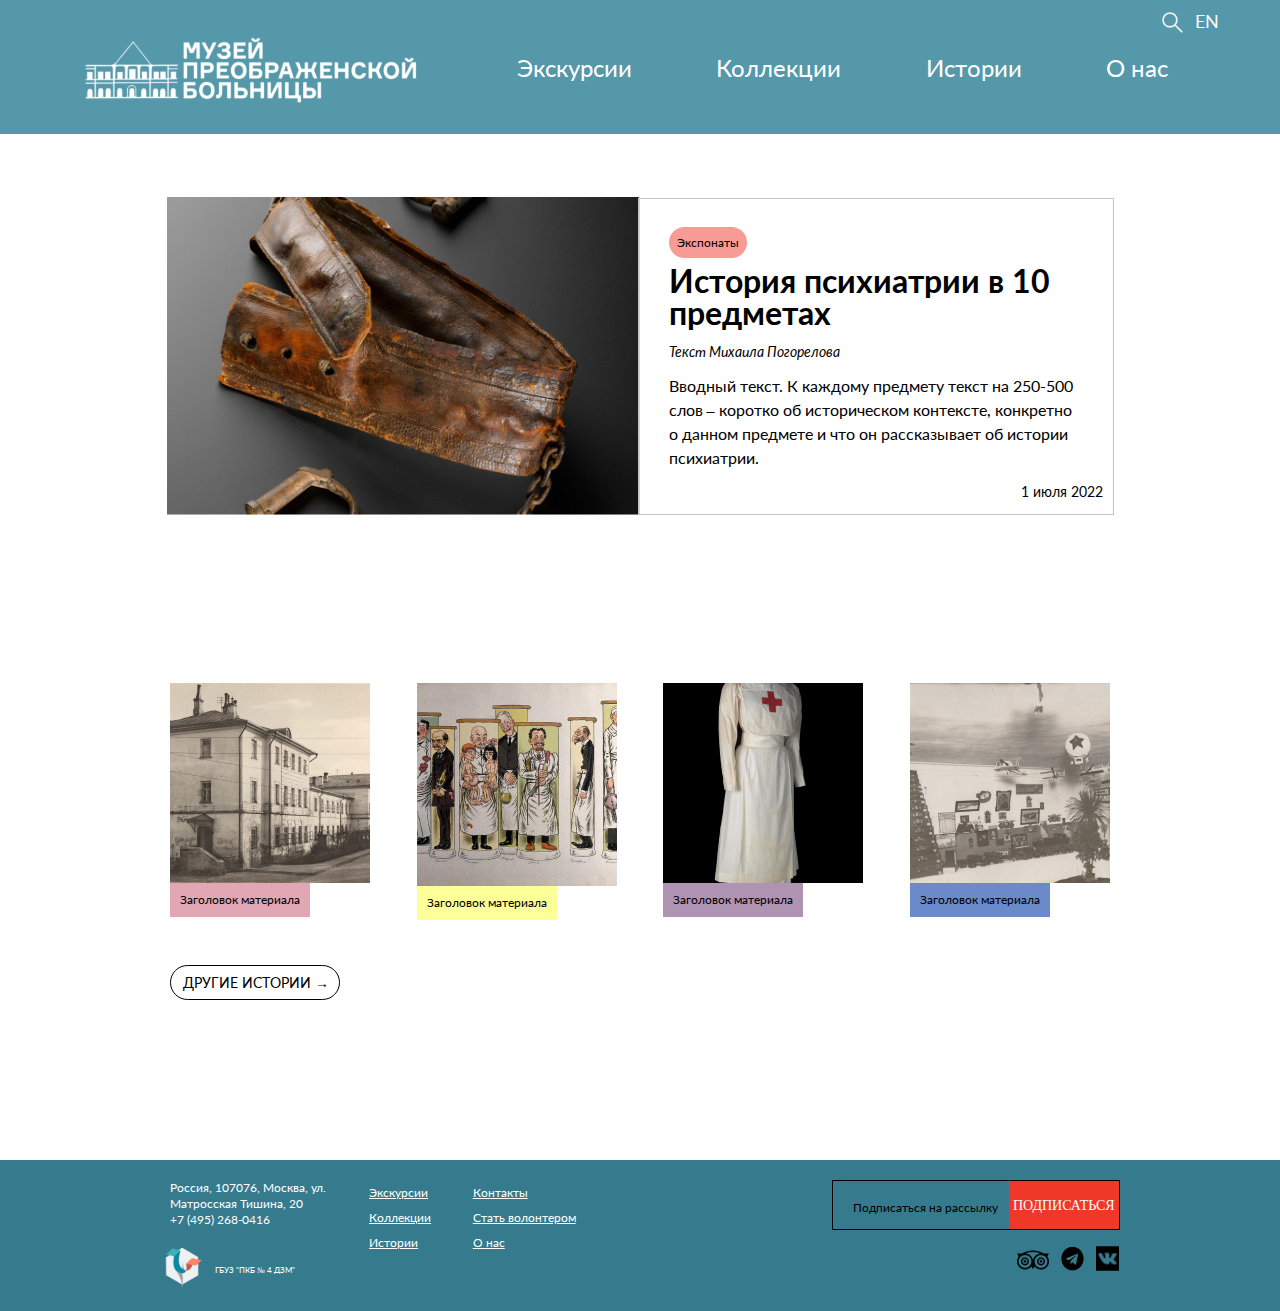
<file: stories.html>
<!DOCTYPE html>
<html lang="ru">
<head>
    <meta charset="UTF-8">
    <meta http-equiv="X-UA-Compatible" content="IE=edge">
    <meta name="viewport" content="width=device-width, initial-scale=1.0">
    <title>Истории - общая страница</title>
    <link rel="stylesheet" href="./css/main.css">
    <link rel="stylesheet" href="./css/media-query__index.css">
    <link rel="stylesheet" href="./fonts/lato.css">
</head>
<body>
<!--***********************************************************************-->
<header class="header"> <!-- ХЕДЕР -->
    <div class="container">
        <a class="burger" id="burger"><img src="./css/images/icon-burger.svg" alt=""></a>

        <div class="header__search col-12"> 
            <div class="header-form">
                <form action="#" class="header-search__form">
                    <input type="text">
                    <button>
                        <img src="./css/images/icon-search.svg" alt="">
                    </button>
                </form>
                <img class="close-search" src="./css/images/icon-cross.svg" alt="Закрыть">
            </div>



            <img class="header__item header-search-show-string" src="./css/images/search.svg" alt="Поиск">
            <div class="header__item header-lang">EN</div>
        </div>
        <nav class="nav col-10" id="nav"> <!-- НАВИГАЦИЯ -->

            <a href="index.html"
                class="nav__logo"><img src="./css/images/logo-main.svg" alt="Логотип">
            </a>

            <a href="excursions.html"
                class="nav__item">Экскурсии
            </a>

            <a href="#"
                class="nav__item" id="open__modal">Коллекции
            </a>

            <a href="#"
                class="nav__item" id="open__modal-history">Истории
            </a>

            <a href="#" 
                class="nav__item nav__item-mod" id="open__modal-about">О нас
            </a>

        </nav>
        <!-- Модальные окна для десктопных версий -->

        <!-- <div class="modal-box"> Запасной блок для экскурсий
            <div class="modal__container" id="close__modal">
                <div class="modal__container-inner" id="modal">
                    <a class="modal__item" href="#">Text</a>
                    <a class="modal__item" href="#">Text</a> 
                    <a class="modal__item" href="#">Text</a>
                    <a class="modal__item" href="#">Text</a>
                    <a class="modal__item" href="#">Text</a>
                    <a class="modal__item" href="#">Text</a>
                </div>
            </div>
        </div> -->

        <div class="modal-box"> <!-- Коллекции -->
            <div class="modal__container" id="close__modal">
                <div class="modal__container-inner" id="modal">
                    <a class="modal__item" href="collections.html#collections-point">Документы</a>
                    <a class="modal__item" href="collections.html#collections-point">Фотографии</a>
                    <a class="modal__item" href="collections.html#collections-point">Art Brut</a>
                    <a class="modal__item" href="collections.html#collections-point">Экспонаты</a>
                    <a class="modal__item" href="collections.html#collections-point">Живопись и графика</a>
                    <a class="modal__item" href="collections.html#collections-point">Книги и журналы</a>
                </div>
            </div>
        </div>

        <div class="modal-box-history"> <!-- Истории -->
            <div class="modal__container-history" id="close__modal-history">
                <div class="modal__container-inner-history" id="modal-history">
                    <a class="modal__item" href="#">Экспонаты</a>
                    <a class="modal__item" href="#">Истории</a>
                    <a class="modal__item" href="#">Маршруты</a>
                    <a class="modal__item" href="#">Книги</a>
                    <a class="modal__item" href="#">Документы</a>
                    <a class="modal__item" href="#">Новости</a>
                </div>
            </div>
        </div>

        <div class="modal-box-about"> <!-- О нас -->
            <div class="modal__container-about" id="close__modal-about">
                <div class="modal__container-inner-about" id="modal-about">
                    <a class="modal__item" href="#">О музее</a>
                    <a class="modal__item" href="#">Миссия</a>
                    <a class="modal__item" href="#">История</a>
                    <a class="modal__item" href="#">Сотрудники</a>
                    <a class="modal__item" href="#">Контакты</a>
                    <a class="modal__item modal__item-mod" href="#">Стать исследователем</a>
                </div>
            </div>
        </div>

    </div>

    <!-- Кнопка "меню" для мобильной версии -->
    <div class="burger-box" id="burger-menu">
        <div class="burger-menu">

            <div class="header__search header__search-mod col-12"> 
                <div class="header-form header-form-mod">
                    <form action="#" class="header-search__form">
                        <input type="text">
                        <button>
                            <img src="./css/images/icon-search.svg" alt="">
                        </button>
                    </form>
                    <img class="close-search close-search-mod"src="./css/images/icon-cross.svg" alt="Закрыть">
                </div>
                
                <img class="header__item header-search-show-string header-search-show-string-mod" src="./css/images/search.svg" alt="Поиск">
                <div class="header__item header-lang header-lang-mod">EN</div>
            </div>

            <ul>
                <li id="excursions"><a href="excursions.html">Экскурсии</a> </li>

                <li id="collections">Коллекции <img src="./css/images/openitem.svg" alt=""></li>
                <div class="collections-inner" id="coll-inn">
                    <a class="burger-item" href="doc-description.html">Документы</a>
                    <a class="burger-item" href="collections.html#collections">Фотографии</a>
                    <a class="burger-item" href="collections.html#collections">Art Brut</a>
                    <a class="burger-item" href="collections.html#collections">Экспонаты</a>
                    <a class="burger-item" href="collections.html#collections">Живопись и графика</a>
                    <a class="burger-item" href="collections.html#collections">Книги и журналы</a>
                </div>

                <li id="history">Истории <img src="./css/images/openitem.svg" alt=""></li>
                <div class="history-inner" id="hist-inn">
                    <a class="burger-item" href="#">Экспонаты</a>
                    <a class="burger-item" href="#">Истории</a>
                    <a class="burger-item" href="#">Маршруты</a>
                    <a class="burger-item" href="#">Книги</a>
                    <a class="burger-item" href="#">Документы</a>
                    <a class="burger-item" href="#">Новости</a>
                </div>

                <li id="aboutus">O нас <img src="./css/images/openitem.svg" alt=""></li>
                <div class="aboutus-inner" id="about-inn">
                    <a class="burger-item" href="#">О музее</a>
                    <a class="burger-item" href="#">Миссия</a>
                    <a class="burger-item" href="#">История</a>
                    <a class="burger-item" href="#">Сотрудники</a>
                    <a class="burger-item" href="#">Контакты</a>
                </div>
            </ul>
        </div>
        <div id="closeBurger"><img src="./css/images/icon-cross.svg" alt=""></div>
    </div>
    <!---------------------------------------->
</header>
<!--***********************************************************************-->
    <div class="container">
        <!-- <div class="stories-buttons__box col-8">
            <a href="#" class="stories-button stories-button1">Экспонаты</a>
            <a href="#" class="stories-button stories-button2">Истории</a>
            <a href="#" class="stories-button stories-button3">Маршруты</a>
            <a href="#" class="stories-button stories-button4">Книги</a>
            <a href="#" class="stories-button stories-button5">Новости</a>
        </div> -->

        <div class="stories-content__box col-10">
            <div class="stories-image__box">
                <img src="./css/images/str-img-main.png" alt="Ремень">
            </div>
            <div class="stories-text__box">

                <div class="str-text__container">

                    <div class="str-container__exponats">Экспонаты</div>
                    <h1 class="str-contrainer__h1">История психиатрии в 10 предметах</h1>
                    <span class="str-container__author">Текст Михаила Погорелова</span>
                    <p class="str-container__text">Вводный текст. К каждому предмету текст на 250-500 слов – коротко об историческом контексте, конкретно
                        о данном предмете и что он рассказывает об истории психиатрии.</p>
                    <p class="str-container__date">1 июля 2022</p>
                </div>

            </div>
        </div>
        <div class="stories-items__box col-10">
            <div class="str-inner__content">
                <img class="inner__image" src="./css/images/inner-content1.jpg" alt="">
                <div class="inner__text inner__text1">Заголовок материала</div>
            </div>
            <div class="str-inner__content">
                <img class="inner__image" src="./css/images/inner-content2.jpg" alt="">
                <div class="inner__text inner__text2">Заголовок материала</div>
            </div>
            <div class="str-inner__content">
                <img class="inner__image" src="./css/images/inner-content3.jpg" alt="">
                <div class="inner__text inner__text3">Заголовок материала</div>
            </div>
            <div class="str-inner__content">
                <img class="inner__image" src="./css/images/inner-content4.jpg" alt="">
                <div class="inner__text inner__text4">Заголовок материала</div>
            </div>
        </div>
        <div class="str-button__container col-10">
            <a class="str__button" href="stories2.html">другие истории &rarr; </a>
        </div>
    </div>
<!--***********************************************************************-->
<!--***********************************************************************-->
    <footer class="footer"> <!-- ФУТЕР -->
        <div class="footer-modal" id="footer-modal">
            <form action="#" class="footer-form">
                <input type="email" placeholder="email" class="footer-input">
                <button>Подписаться на рассылку</button>
                <div id="close__footer-modal">
                    <img src="./css/images/icon-cross-black.svg" alt="">
                </div>
            </form>
        </div>
        <div class="container personal-footer__container">
            <div class="footer__container col-10">

                <div class="footer__text"> <!-- ЛЕВАЯ ЧАСТЬ -->

                    <div class="text__adress"><!-- ОБЩАЯ ИНФОРМАЦИЯ В ФУТЕРЕ -->

                        <div class="text__adres-inner">Россия, 107076, Москва, ул. <br> Матросская Тишина, 20 <br>
                        <a class="footer_phone-number" href="+74952680416">+7 (495) 268-0416</a>
                        </div>

                        <div class="text__logo">
                            <a href="https://www.pkb4.ru/">
                                <img class="text__img" src="./css/images/footer-icon.svg" alt="Логопит">
                            </a>
                            <p class="text__name">ГБУЗ "ПКБ № 4 ДЗМ" </p>
                        </div>

                    </div>

                    <div class="text__nav-1"> <!-- КНОПКИ НАВИГАЦИИ -->
                        <a class="item__nav-1 nav-1__mod" href="excursions.html">Экскурсии</a>

                        <a class="item__nav-1" href="collections.html">Коллекции</a>

                        <a class="item__nav-1" href="stories.html">Истории</a>
                    </div>
                    <div class="text__nav-2">

                        <a class="item__nav-2  nav-2__mod" href="about.html#contacts">Контакты</a>

                        <a class="item__nav-2" href="about.html#research">Стать волонтером</a>

                        <a class="item__nav-2" href="about.html">О нас</a>

                    </div>

                </div>

                <div class="footer__buttons"> <!-- ПРАВАЯ ЧАСТЬ -->

                    <form class="footer__row">
                        <input type="email" class="footer__follow" placeholder="Подписаться на рассылку">

                        <button class="footer__follow-button">Подписаться</button>
                    </form>


                    <a id="footer-button-mobile">
                        Подписаться
                    </a>



                    <div class="footer__icons">

                        <a class="footer__icon-item icon-1" href="https://www.tripadvisor.ru/Attraction_Review-g298484-d21259765-ReviewsMuzey_Preobrazhenskoy_bolnitsy-Moscow_Central_Russia.html">
                            <img src="./css/images/icon1.svg" alt="TripAdviser">
                        </a>

                        <a class="footer__icon-item" href="https://t.me/preobrazhenskyhospital">
                            <img src="./css/images/icon2.svg" alt="Telegramm">
                        </a>
                        
                        <a class="footer__icon-item" href="https://vk.com/preobrazhenskymuseum">
                            <img src="./css/images/icon3.png" alt="VK">
                        </a>

                    </div>

                </div>
            </div>
        </div>
    </footer>
    <script src="./JS-scripts/modal.js"></script>
</body>
</file>
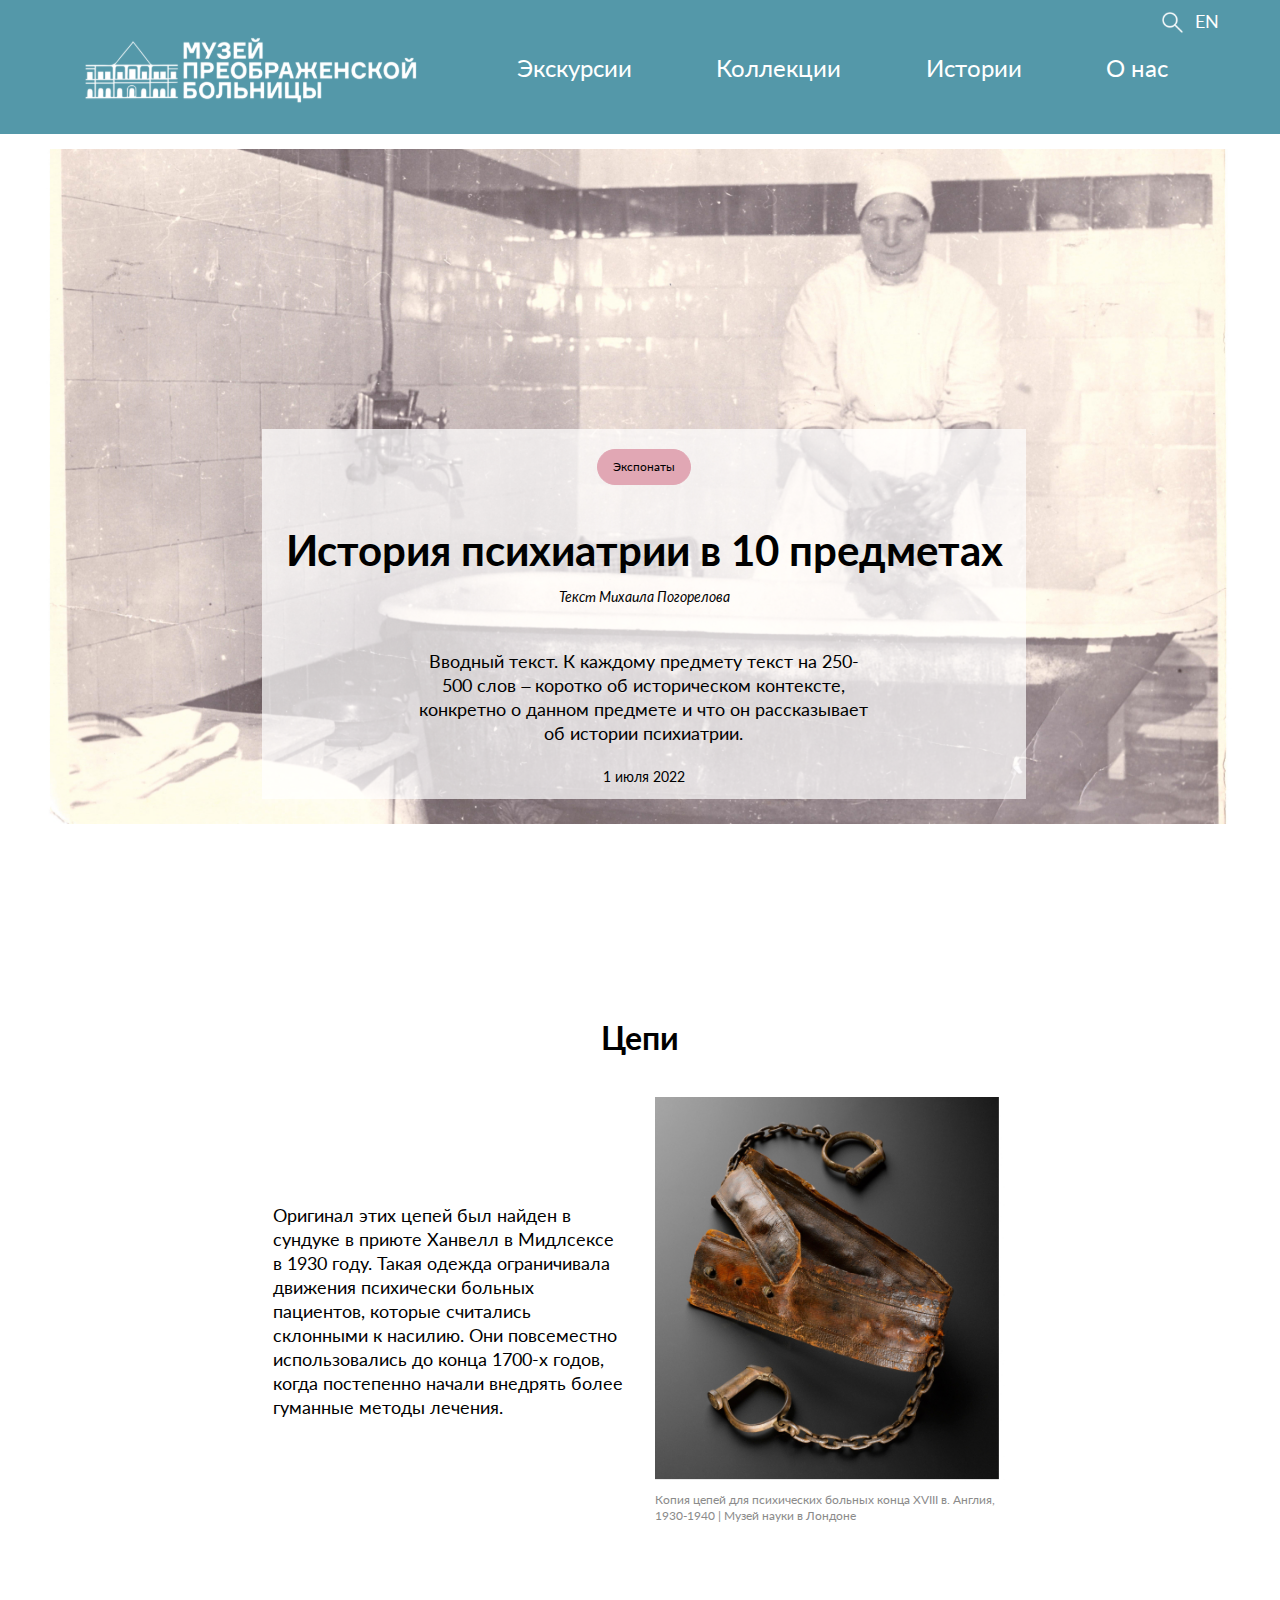
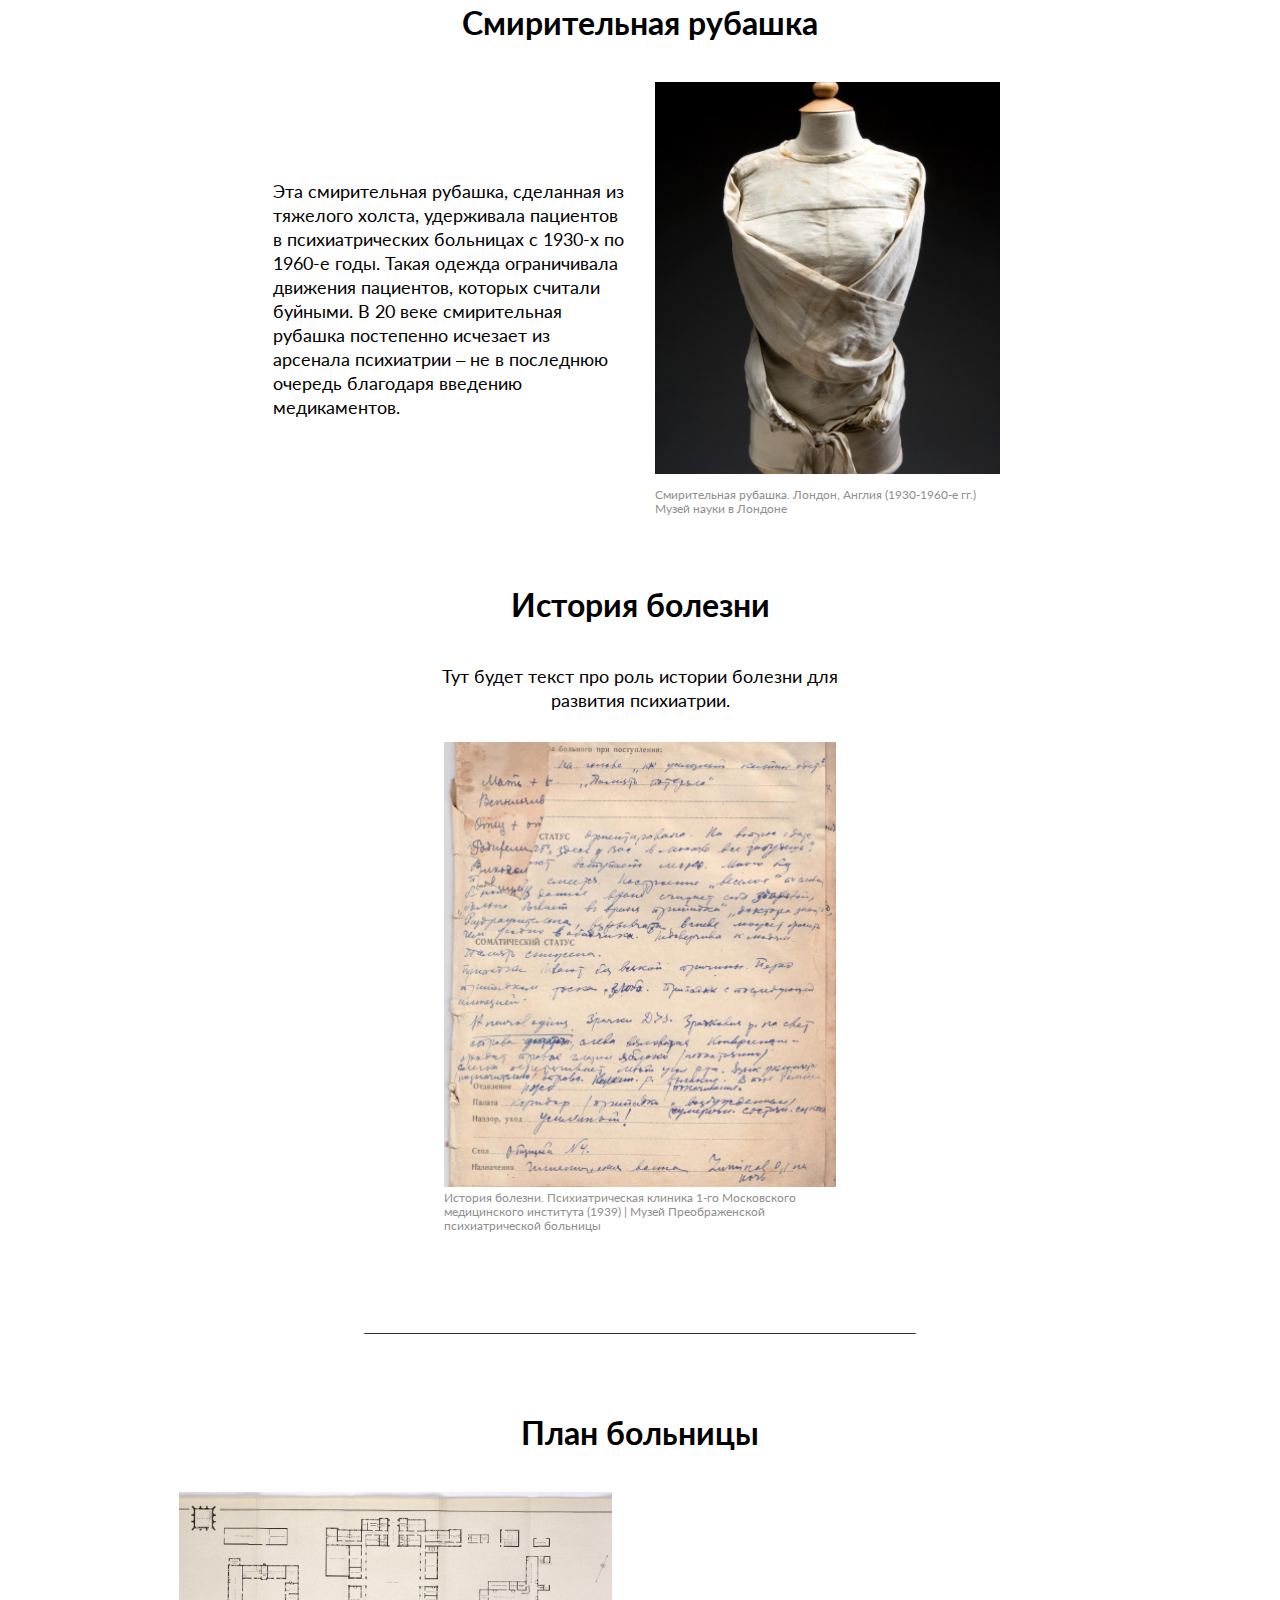
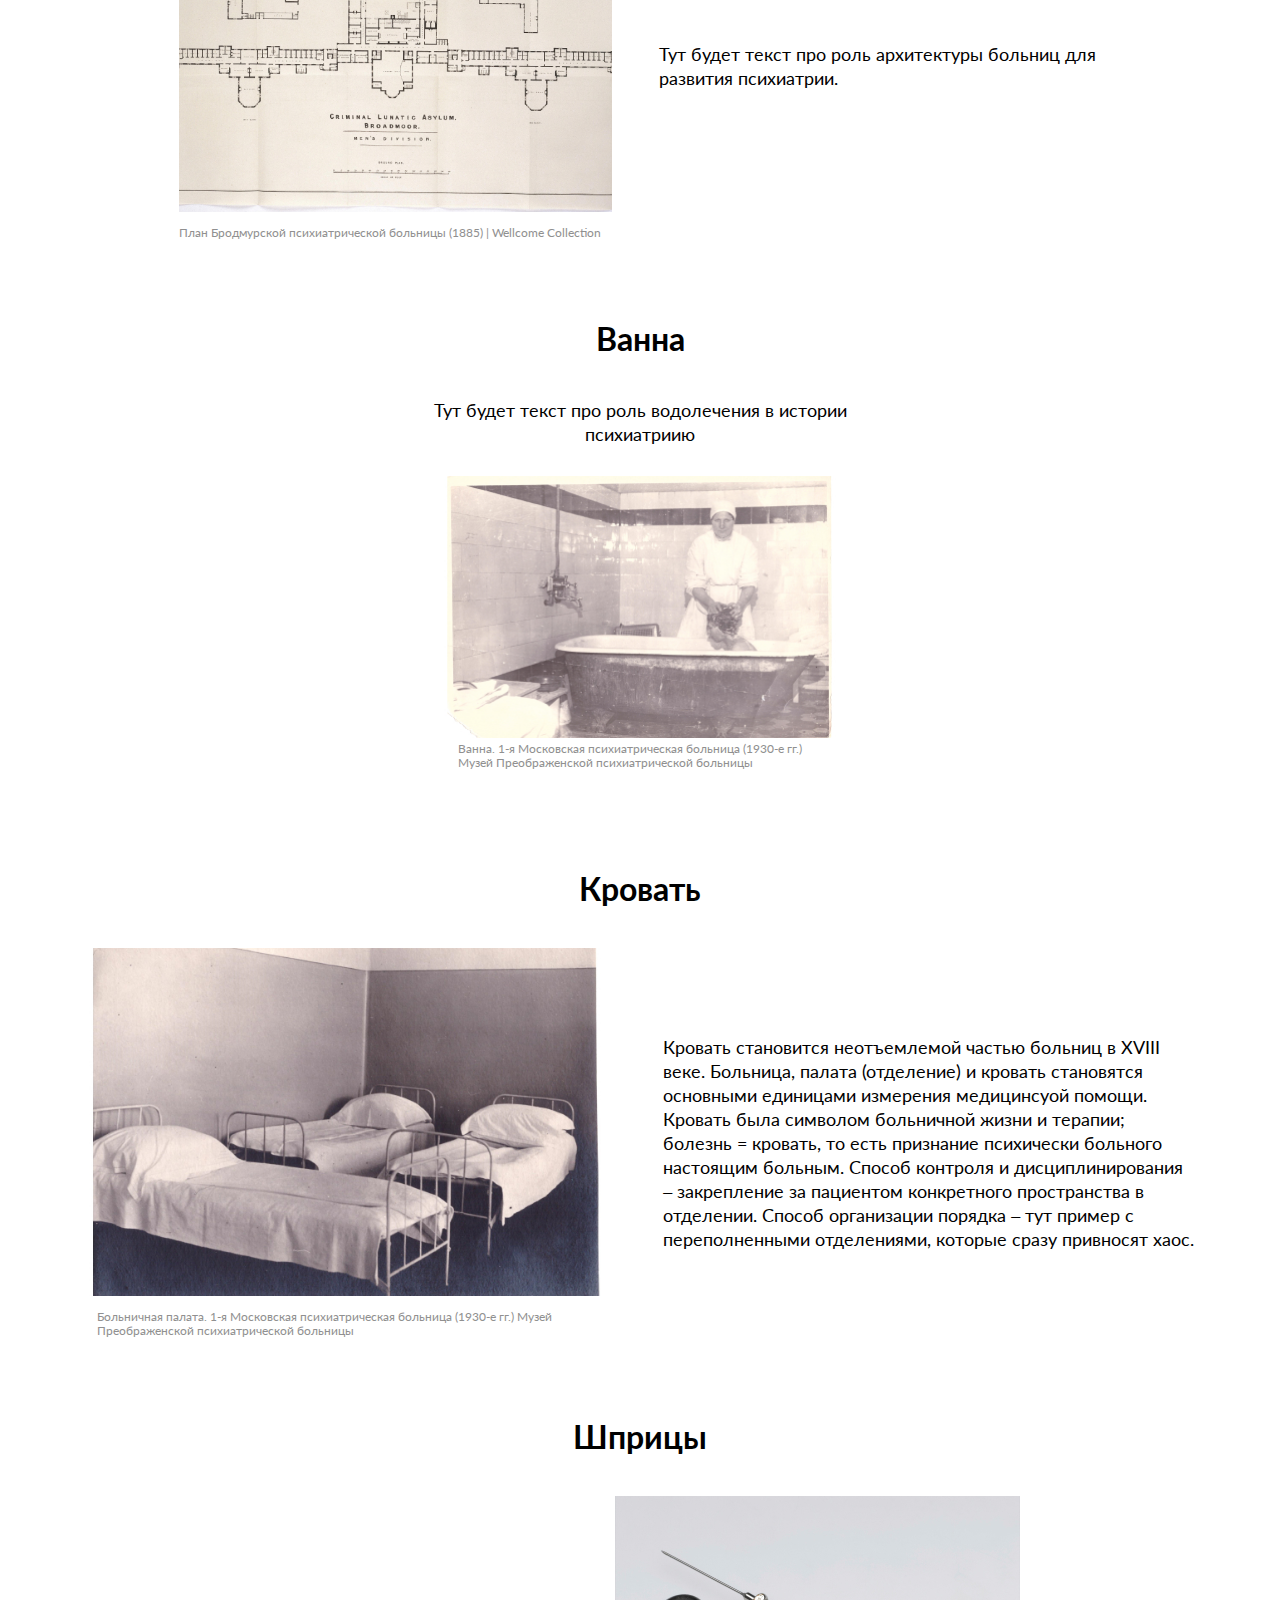
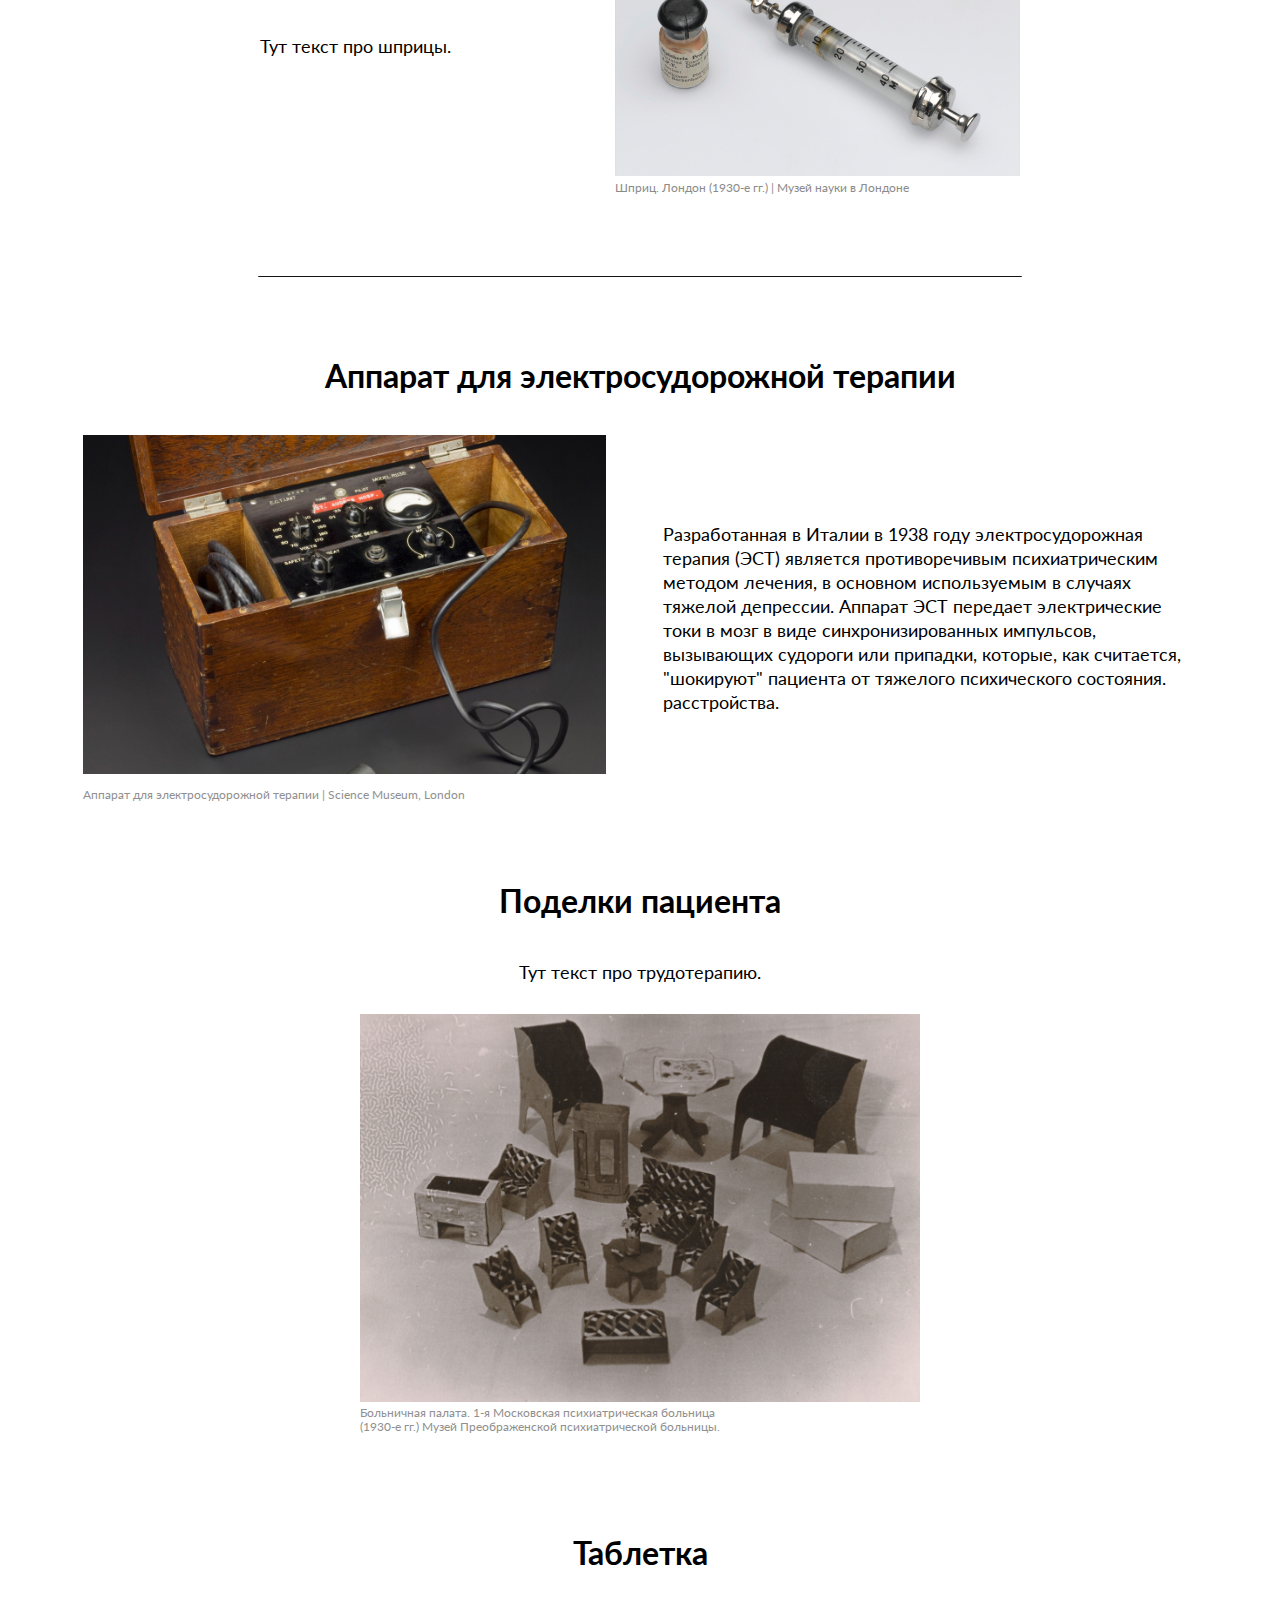
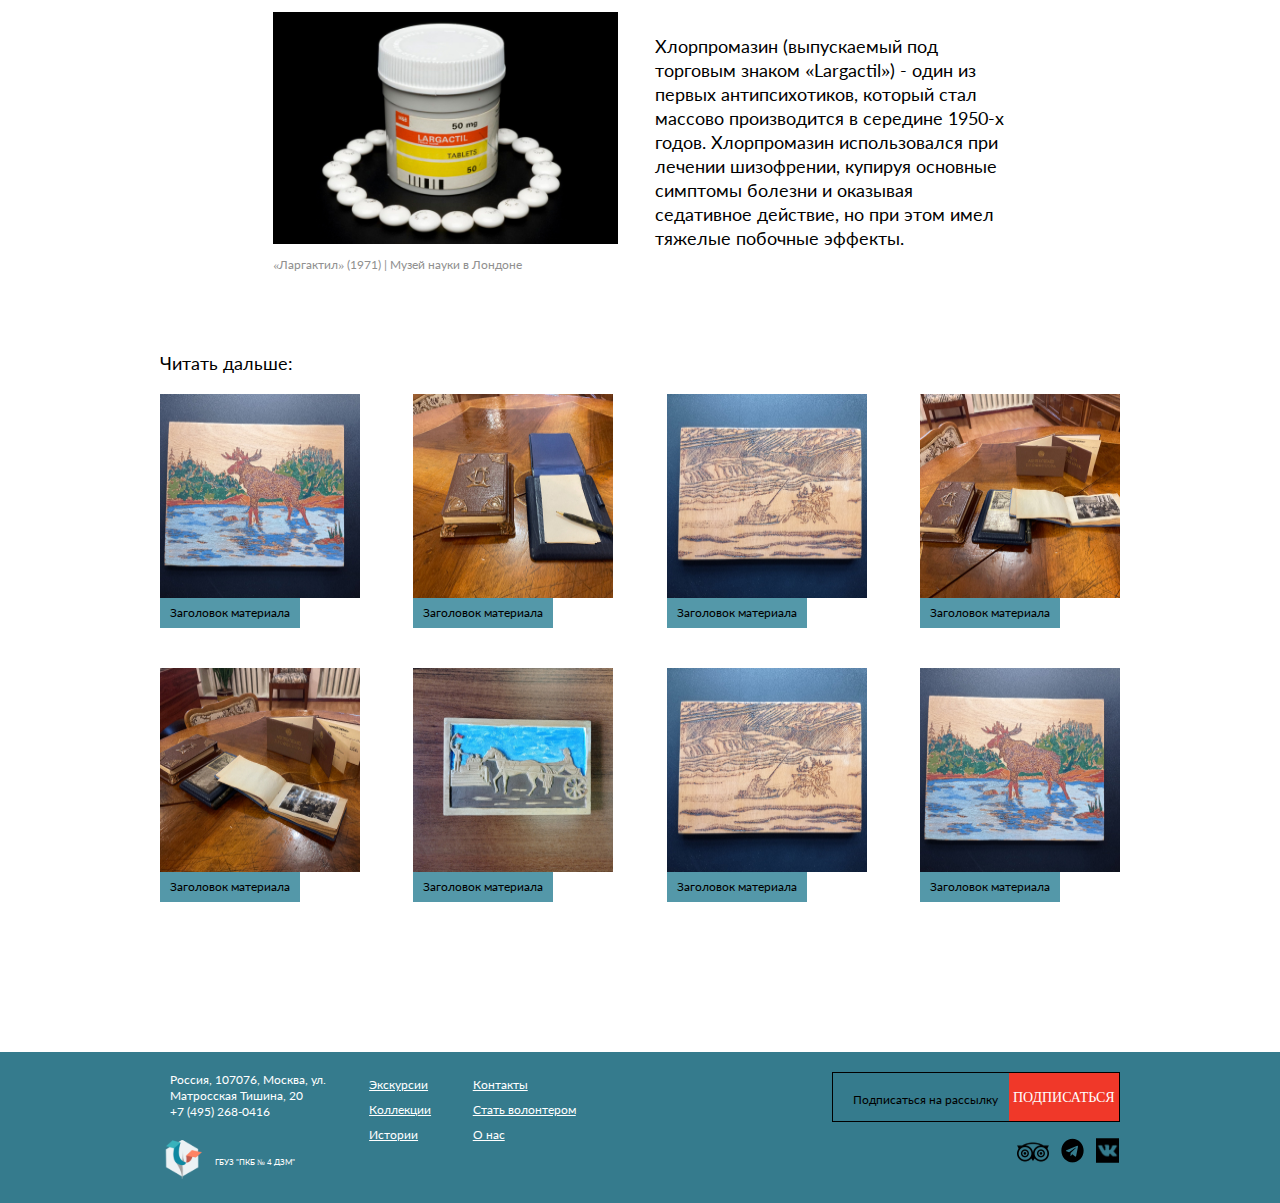
<file: stories2.html>
<!DOCTYPE html>
<html lang="ru">
<head>
    <meta charset="UTF-8">
    <meta http-equiv="X-UA-Compatible" content="IE=edge">
    <meta name="viewport" content="width=device-width, initial-scale=1.0">
    <title>Истории</title>
    <link rel="stylesheet" href="./css/main.css">
    <link rel="stylesheet" href="./css/media-query__index.css">
    <link rel="stylesheet" href="./fonts/lato.css">
</head>
 <body> <!-- ИСТОРИИ ВЕРСТКА -->
<!--***********************************************************************-->
<header class="header"> <!-- ХЕДЕР -->
    <div class="container">
        <a class="burger" id="burger"><img src="./css/images/icon-burger.svg" alt=""></a>

        <div class="header__search col-12"> 
            <div class="header-form">
                <form action="#" class="header-search__form">
                    <input type="text">
                    <button>
                        <img src="./css/images/icon-search.svg" alt="">
                    </button>
                </form>
                <img class="close-search" src="./css/images/icon-cross.svg" alt="Закрыть">
            </div>



            <img class="header__item header-search-show-string" src="./css/images/search.svg" alt="Поиск">
            <div class="header__item header-lang">EN</div>
        </div>
        <nav class="nav col-10" id="nav"> <!-- НАВИГАЦИЯ -->

            <a href="index.html"
                class="nav__logo"><img src="./css/images/logo-main.svg" alt="Логотип">
            </a>

            <a href="excursions.html"
                class="nav__item">Экскурсии
            </a>

            <a href="#"
                class="nav__item" id="open__modal">Коллекции
            </a>

            <a href="#"
                class="nav__item" id="open__modal-history">Истории
            </a>

            <a href="#" 
                class="nav__item nav__item-mod" id="open__modal-about">О нас
            </a>

        </nav>
        <!-- Модальные окна для десктопных версий -->

        <!-- <div class="modal-box"> Запасной блок для экскурсий
            <div class="modal__container" id="close__modal">
                <div class="modal__container-inner" id="modal">
                    <a class="modal__item" href="#">Text</a>
                    <a class="modal__item" href="#">Text</a> 
                    <a class="modal__item" href="#">Text</a>
                    <a class="modal__item" href="#">Text</a>
                    <a class="modal__item" href="#">Text</a>
                    <a class="modal__item" href="#">Text</a>
                </div>
            </div>
        </div> -->

        <div class="modal-box"> <!-- Коллекции -->
            <div class="modal__container" id="close__modal">
                <div class="modal__container-inner" id="modal">
                    <a class="modal__item" href="collections.html#collections-point">Документы</a>
                    <a class="modal__item" href="collections.html#collections-point">Фотографии</a>
                    <a class="modal__item" href="collections.html#collections-point">Art Brut</a>
                    <a class="modal__item" href="collections.html#collections-point">Экспонаты</a>
                    <a class="modal__item" href="collections.html#collections-point">Живопись и графика</a>
                    <a class="modal__item" href="collections.html#collections-point">Книги и журналы</a>
                </div>
            </div>
        </div>

        <div class="modal-box-history"> <!-- Истории -->
            <div class="modal__container-history" id="close__modal-history">
                <div class="modal__container-inner-history" id="modal-history">
                    <a class="modal__item" href="#">Экспонаты</a>
                    <a class="modal__item" href="#">Истории</a>
                    <a class="modal__item" href="#">Маршруты</a>
                    <a class="modal__item" href="#">Книги</a>
                    <a class="modal__item" href="#">Документы</a>
                    <a class="modal__item" href="#">Новости</a>
                </div>
            </div>
        </div>

        <div class="modal-box-about"> <!-- О нас -->
            <div class="modal__container-about" id="close__modal-about">
                <div class="modal__container-inner-about" id="modal-about">
                    <a class="modal__item" href="#">О музее</a>
                    <a class="modal__item" href="#">Миссия</a>
                    <a class="modal__item" href="#">История</a>
                    <a class="modal__item" href="#">Сотрудники</a>
                    <a class="modal__item" href="#">Контакты</a>
                    <a class="modal__item modal__item-mod" href="#">Стать исследователем</a>
                </div>
            </div>
        </div>

    </div>

    <!-- Кнопка "меню" для мобильной версии -->
    <div class="burger-box" id="burger-menu">
        <div class="burger-menu">

            <div class="header__search header__search-mod col-12"> 
                <div class="header-form header-form-mod">
                    <form action="#" class="header-search__form">
                        <input type="text">
                        <button>
                            <img src="./css/images/icon-search.svg" alt="">
                        </button>
                    </form>
                    <img class="close-search close-search-mod"src="./css/images/icon-cross.svg" alt="Закрыть">
                </div>
                
                <img class="header__item header-search-show-string header-search-show-string-mod" src="./css/images/search.svg" alt="Поиск">
                <div class="header__item header-lang header-lang-mod">EN</div>
            </div>

            <ul>
                <li id="excursions"><a href="excursions.html">Экскурсии</a> </li>

                <li id="collections">Коллекции <img src="./css/images/openitem.svg" alt=""></li>
                <div class="collections-inner" id="coll-inn">
                    <a class="burger-item" href="doc-description.html">Документы</a>
                    <a class="burger-item" href="collections.html#collections">Фотографии</a>
                    <a class="burger-item" href="collections.html#collections">Art Brut</a>
                    <a class="burger-item" href="collections.html#collections">Экспонаты</a>
                    <a class="burger-item" href="collections.html#collections">Живопись и графика</a>
                    <a class="burger-item" href="collections.html#collections">Книги и журналы</a>
                </div>

                <li id="history">Истории <img src="./css/images/openitem.svg" alt=""></li>
                <div class="history-inner" id="hist-inn">
                    <a class="burger-item" href="#">Экспонаты</a>
                    <a class="burger-item" href="#">Истории</a>
                    <a class="burger-item" href="#">Маршруты</a>
                    <a class="burger-item" href="#">Книги</a>
                    <a class="burger-item" href="#">Документы</a>
                    <a class="burger-item" href="#">Новости</a>
                </div>

                <li id="aboutus">O нас <img src="./css/images/openitem.svg" alt=""></li>
                <div class="aboutus-inner" id="about-inn">
                    <a class="burger-item" href="#">О музее</a>
                    <a class="burger-item" href="#">Миссия</a>
                    <a class="burger-item" href="#">История</a>
                    <a class="burger-item" href="#">Сотрудники</a>
                    <a class="burger-item" href="#">Контакты</a>
                </div>
            </ul>
        </div>
        <div id="closeBurger"><img src="./css/images/icon-cross.svg" alt=""></div>
    </div>
    <!---------------------------------------->
</header>
<!--***********************************************************************-->

<!--****************************** ГЛАВНАЯ *********************************-->
    <div class="container">
        <div class="str2-main__screen col-12">
            <div class="str2-main__content col-8">

                <div class="str2-container__exponats">Экспонаты</div>
                <h1 class="str2-contrainer__h1">История психиатрии в 10 предметах</h1>
                <span class="str2-container__author">Текст Михаила Погорелова</span>
                <p class="str2-container__text">Вводный текст. К каждому предмету текст на 250-500 слов – коротко об историческом контексте, конкретно о данном предмете и что он рассказывает об истории психиатрии.</p>
                <p class="str2-container__date">1 июля 2022</p>

            </div>
        </div>
<!--***********************************************************************-->

<!--****************************** Цепи *********************************-->
        <div class="str2-type1__box col-8">
            <h1 class="str2-type1__header">Цепи</h1>
            <div class="type1__flex-container">

                <div class="str2-type1__text mod-for-type1">Оригинал этих цепей был найден в сундуке в приюте Ханвелл в Мидлсексе в 1930 году. Такая одежда ограничивала движения психически больных пациентов, которые считались склонными к насилию. Они повсеместно использовались до конца 1700-х годов, когда постепенно начали внедрять более гуманные методы лечения. 
                </div>

                <div class="str2-type1__image">
                    <div class="type1__img"><img src="./css/images/chains-image.jpg" alt="Цепи"></div>
                    <div class="type1__text">Копия цепей для психических больных конца XVIII в. Англия, 1930-1940 | Музей науки в Лондоне</div>
                </div>

            </div>
        </div>
<!--********************************************************************-->

<!--****************************** РУБАШКА *****************************-->

        <div class="str2-tshirt__box col-8">
            <h2 class="str2-tshirt__head">Смирительная рубашка</h2>
            <div class="tshirt__flex-container">

                <div class="str2-tshirt__text">Эта смирительная рубашка, сделанная из тяжелого холста, удерживала пациентов в психиатрических больницах с 1930-х по 1960-е годы. Такая одежда ограничивала движения пациентов, которых считали буйными. В 20 веке смирительная рубашка постепенно исчезает из арсенала психиатрии – не в последнюю очередь благодаря введению медикаментов. 
                </div>

                <div class="str2-tshirt__img">
                    <div class="tshirt__img"><img src="./css/images/tshirt-image.jpg" alt="Смирительная рубашка"></div>
                    <div class="tshirt__text">Смирительная рубашка. Лондон, Англия (1930-1960-е гг.)
                    Музей науки в Лондоне </div>
                </div>

            </div>
        </div>
<!--********************************************************************-->

<!--*********************** ИСТОРИЯ БОЛЕЗНИ ****************************-->
        <div class="str2-illnes__box col-6">
            <h3 class="str2-illnes__head">История болезни</h3>
            <p class="str2-ilness__description">Тут будет текст про роль истории болезни для развития психиатрии.
            </p>
            <div class="str2-ilness__image">
                <img src="./css/images/str2-ilness-image.jpg" alt="История болезнт">
            </div>
            <p class="str2-ilness__text">История болезни. Психиатрическая клиника 1-го Московского медицинского института (1939) | Музей Преображенской психиатрической больницы</p>
            <div class="str2-line">
                <img src="./css/images/str2-line.svg" alt="Line">
            </div>
        </div>
<!--********************************************************************-->

<!--************************ ПЛАН БОЛЬНИЦЫ *****************************-->
        <div class="str2-plan__box col-10">
            <h4 class="str2-plan__head">План больницы</h4>
            <div class="plan__flex-container">

                <div class="str2-plan__img">
                    <div class="plan__img">
                        <img src="./css/images/building-plan-image.jpg" alt="План больницы">
                    </div>
                    <div class="plan__text">План Бродмурской психиатрической больницы (1885) | Wellcome Collection
                    </div>
                </div>

                <div class="str2-plan__text">Тут будет текст про роль архитектуры больниц для развития психиатрии. 
                </div>

            </div>
        </div>
<!--***********************************************************************-->

<!--******************************* ВАННА *********************************-->
        <div class="str2-type3__box col-6">
            <h5 class="str2-type3__head">Ванна</h5>
            <p class="str2-type3__description">Тут будет текст про роль водолечения в истории психиатриию
            </p>
            <div class="str2-type3__image">
                <img src="./css/images/str2-bath.jpg" alt="Ванна">
            </div>
            <p class="str2-type3__text">Ванна. 1-я Московская психиатрическая больница (1930-е гг.) Музей Преображенской психиатрической больницы</p>
        </div>
<!--********************************************************************-->

<!--*************************** КРОВАТЬ ********************************-->
        <div class="str2-type2__box col-12">
            <h6 class="str2-type2__head">Кровать</h6>
            <div class="type2__flex-container">

                <div class="str2-type2__img">
                    <div class="type2__img">
                        <img src="./css/images/str2-bed-image.jpg" alt="Кровать">
                    </div>
                    <div class="type2__text">Больничная палата. 1-я Московская психиатрическая больница (1930-е гг.)
                        Музей Преображенской психиатрической больницы
                    </div>
                </div>

                <div class="str2-type2__text">Кровать становится неотъемлемой частью больниц в XVIII веке. Больница, палата (отделение) и кровать становятся основными единицами измерения медицинсуой помощи. Кровать была символом больничной жизни и терапии; болезнь = кровать, то есть признание психически больного настоящим больным. Способ контроля и дисциплинирования – закрепление за пациентом конкретного пространства в отделении. Способ организации порядка – тут пример с переполненными отделениями, которые сразу привносят хаос. 
                </div>

            </div>
        </div>
<!--***********************************************************************-->


<!--******************************** ШПРИЦЫ *******************************-->

        <div class="str2-type1__box col-8">
            <h2 class="str2-type1__header">Шприцы</h2>
            <div class="type1__flex-container">

                <div class="str2-type1__text">Тут текст про шприцы.
                </div>

                <div class="str2-type1__img">
                    <div class="type1__img"><img src="./css/images/str2-spritz-image.jpg" alt="Шприц"></div>
                    <div class="type1__text">Шприц. Лондон (1930-е гг.) | Музей науки в Лондоне</div>
                </div>

            </div>
            <div class="str2-line">
                <img src="./css/images/str2-line.svg" alt="Line">
            </div>

        </div>
<!--********************************************************************-->

<!--************************ СТРАННАЯ ХРЕНОВИНА ************************-->
        <div class="str2-type2__box col-12">
            <p class="str2-type2__head">Аппарат для электросудорожной терапии</p>
            <div class="type2__flex-container">

                <div class="str2-type2__img">
                    <div class="type2__img">
                        <img src="./css/images/str2-somethingstrange-image.jpg" alt="Аппарат для электросудорожной терапии">
                    </div>
                    <div class="type2__text type2__textmod">Аппарат для электросудорожной терапии | Science Museum, London
                    </div>
                </div>

                <div class="str2-type2__text">Разработанная в Италии в 1938 году электросудорожная терапия (ЭСТ) является противоречивым психиатрическим методом лечения, в основном используемым в случаях тяжелой депрессии. Аппарат ЭСТ передает электрические токи в мозг в виде синхронизированных импульсов, вызывающих судороги или припадки, которые, как считается, "шокируют" пациента от тяжелого психического состояния. расстройства.
                </div>

            </div>
        </div>
<!--***********************************************************************-->

<!--******************************* ПОДЕЛКИ *******************************-->
        <div class="str2-type3__box col-6">
            <p class="str2-type3__head">Поделки пациента</p>
            <p class="str2-type3__description">Тут текст про трудотерапию.</p>

            <div class="str2-type3__image handemade-mod__img">
                <img src="./css/images/str2-handmade-image.jpg" alt="Поделки пациента">
            </div>

            <p class="str2-type3__text handemade-mod__text">Больничная палата. 1-я Московская психиатрическая больница (1930-е гг.) Музей Преображенской психиатрической больницы.</p>
        </div>
<!--************************************************************************-->

<!--***************************** ТАБЛЕТКИ *********************************-->
        <div class="str2-type2__box col-8">
            <p class="str2-type2__head">Таблетка</p>
            <div class="type2__flex-container">

                <div class="str2-type2__img">
                    <div class="type2__img">
                        <img src="./css/images/str2-meds-image.jpg" alt="Таблетки">
                    </div>
                    <div class="type2__text type2__text-medsmod">«Ларгактил» (1971) | Музей науки в Лондоне
                    </div>
                </div>

                <div class="str2-type2__text">Хлорпромазин (выпускаемый под торговым знаком «Largactil») - один из первых антипсихотиков, который стал массово производится в середине 1950-х годов. Хлорпромазин использовался при лечении шизофрении, купируя основные симптомы болезни и оказывая седативное действие, но при этом имел тяжелые побочные эффекты. 
                </div>

            </div>
        </div>
<!--*************************** ЧИТАТЬ ДАЛЬШЕ *******************************-->
        <div class="readmore-container col-10">
            <div class="readmore__head">Читать дальше:</div>
            <div class="readmore-wrapper">
                <div class="readmore-item">
                    <div class="readmore-inner__img"><img src="./css/images/readmore1.jpg" alt=""></div>
                    <div class="readmore-inner__text">Заголовок материала</div>
                </div>
                <div class="readmore-item">
                    <div class="readmore-inner__img"><img src="./css/images/readmore2.jpg" alt=""></div>
                    <div class="readmore-inner__text">Заголовок материала</div>
                </div>
                <div class="readmore-item">
                    <div class="readmore-inner__img"><img src="./css/images/readmore3.jpg" alt=""></div>
                    <div class="readmore-inner__text">Заголовок материала</div>
                </div>
                <div class="readmore-item">
                    <div class="readmore-inner__img"><img src="./css/images/readmore4.jpg" alt=""></div>
                    <div class="readmore-inner__text">Заголовок материала</div>
                </div>
                <div class="readmore-item">
                    <div class="readmore-inner__img"><img src="./css/images/readmore5.jpg" alt=""></div>
                    <div class="readmore-inner__text">Заголовок материала</div>
                </div>
                <div class="readmore-item">
                    <div class="readmore-inner__img"><img src="./css/images/readmore6.jpg" alt=""></div>
                    <div class="readmore-inner__text">Заголовок материала</div>
                </div>
                <div class="readmore-item">
                    <div class="readmore-inner__img"><img src="./css/images/readmore7.jpg" alt=""></div>
                    <div class="readmore-inner__text">Заголовок материала</div>
                </div>
                <div class="readmore-item">
                    <div class="readmore-inner__img"><img src="./css/images/readmore8.jpg" alt=""></div>
                    <div class="readmore-inner__text">Заголовок материала</div>
                </div>
            </div>
        </div>
<!--***********************************************************************-->

    </div> <!--** Закрывающий главный контейнер тег **-->

<!--***********************************************************************-->
    <footer class="footer"> <!-- ФУТЕР -->
        <div class="footer-modal" id="footer-modal">
            <form action="#" class="footer-form">
                <input type="email" placeholder="email" class="footer-input">
                <button>Подписаться на рассылку</button>
                <div id="close__footer-modal">
                    <img src="./css/images/icon-cross-black.svg" alt="">
                </div>
            </form>
        </div>
        <div class="container personal-footer__container">
            <div class="footer__container col-10">

                <div class="footer__text"> <!-- ЛЕВАЯ ЧАСТЬ -->

                    <div class="text__adress"><!-- ОБЩАЯ ИНФОРМАЦИЯ В ФУТЕРЕ -->

                        <div class="text__adres-inner">Россия, 107076, Москва, ул. <br> Матросская Тишина, 20 <br>
                        <a class="footer_phone-number" href="+74952680416">+7 (495) 268-0416</a>
                        </div>

                        <div class="text__logo">
                            <a href="https://www.pkb4.ru/">
                                <img class="text__img" src="./css/images/footer-icon.svg" alt="Логопит">
                            </a>
                            <p class="text__name">ГБУЗ "ПКБ № 4 ДЗМ" </p>
                        </div>

                    </div>

                    <div class="text__nav-1"> <!-- КНОПКИ НАВИГАЦИИ -->
                        <a class="item__nav-1 nav-1__mod" href="excursions.html">Экскурсии</a>

                        <a class="item__nav-1" href="collections.html">Коллекции</a>

                        <a class="item__nav-1" href="stories.html">Истории</a>
                    </div>
                    <div class="text__nav-2">

                        <a class="item__nav-2  nav-2__mod" href="about.html#contacts">Контакты</a>

                        <a class="item__nav-2" href="about.html#research">Стать волонтером</a>

                        <a class="item__nav-2" href="about.html">О нас</a>

                    </div>

                </div>

                <div class="footer__buttons"> <!-- ПРАВАЯ ЧАСТЬ -->

                    <form class="footer__row">
                        <input type="email" class="footer__follow" placeholder="Подписаться на рассылку">

                        <button class="footer__follow-button">Подписаться</button>
                    </form>


                    <a id="footer-button-mobile">
                        Подписаться
                    </a>



                    <div class="footer__icons">

                        <a class="footer__icon-item icon-1" href="https://www.tripadvisor.ru/Attraction_Review-g298484-d21259765-ReviewsMuzey_Preobrazhenskoy_bolnitsy-Moscow_Central_Russia.html">
                            <img src="./css/images/icon1.svg" alt="TripAdviser">
                        </a>

                        <a class="footer__icon-item" href="https://t.me/preobrazhenskyhospital">
                            <img src="./css/images/icon2.svg" alt="Telegramm">
                        </a>
                        
                        <a class="footer__icon-item" href="https://vk.com/preobrazhenskymuseum">
                            <img src="./css/images/icon3.png" alt="VK">
                        </a>

                    </div>

                </div>
            </div>
        </div>
    </footer>
<!--***********************************************************************-->
    <script src="./JS-scripts/modal.js"></script>
</body>
</file>
<file: css/main.css>
/******************************* ОБЩИЕ СТИЛИ ***************************/

*{
    margin: 0 auto;
    padding: 0;
    box-sizing: border-box;
    font-size: 18px;
    font-style: normal;
    font-weight: 400;
    font-family: 'Lato';
    scroll-behavior: smooth;
}

.container {
    max-width: 1440px;
    margin: 0 auto;
    position: relative;
}

.col-12 {
    width: calc(100% - 40px);
}
.col-10 {
    width: calc(83.33% - 40px);
}
.col-9 {
    width: calc(75% - 40px);
}
.col-8 {
    width: calc(67% - 40px);
}
.col-6 {
    width: calc(50% - 40px);
}
.col-4 {
    width: calc(33.33% - 40px);
}
.col-5 {
    width: calc(46% - 40px);
}
.col-3 {
    width: calc(25% - 40px);
}
.col-2 {
    width: 18%;
}
/******************************* ГЛАВНАЯ СТРАНИЦА ***************************/
/*************** ХЕДЕР НАЧАЛСЯ ***************/
.header-form {
    display: none;
    align-items: center;
    margin-right: 0px;
}
.close-search {
    width: 35px;
    height: 35px;
    object-fit: contain;
    margin-left: 15px;
    color: #FFFFFF;
}
.none {
    display: none;
}
.header-search__form {
    background-color: #ffffff;
    padding: 2px 8px;
    border: 1px solid white;
    border-radius: 20px;
    -webkit-border-radius: 20px;
    -moz-border-radius: 20px;
    -ms-border-radius: 20px;
    -o-border-radius: 20px;
    display: flex;
    align-items: center;
}
.header-search__form input {
    border: none;
    outline: none;
}
.header-search__form button {
    background-color: #ffffff;
    border: none;
}
.show {
    display: flex;
}
.header {
    background-color: #5498A9;
    padding-top: 10px;
    width: 100%;
}
.header__search { /* Блок для языка и иконки поиска */
    display: flex;
    justify-content: flex-end;
    align-items: flex-end;
    margin-bottom: -35px;
}
.header__item {
    height: 25px;
    width: 25px;
    margin: 0 0 0 10px;
    color: #ffffff;
    margin-bottom: 10px;
}
.nav { /* Блок навигации хедера */
    display: flex;
    align-items: center;
    margin-left: -30px;
    padding-bottom: 9px;
    width: 92%;
}
.nav__logo img {
    width: 100%;
    height: 100%;
    object-fit: contain;
}
.nav__item {
    outline: none;
    font-style: normal;
    font-size: 24px;
    line-height: 26px;
    color: #FFFFFF;
    text-decoration: none;
    cursor: pointer;
    -webkit-transition: all 0.35s ease-in-out;
    -moz-transition: all 0.35s ease-in-out;
    -ms-transition: all 0.35s ease-in-out;
    -o-transition: all 0.35s ease-in-out;
    transition: all 0.35s ease-in-out;

}
.nav__item:hover {
    -webkit-transform: scale(115%);
    -moz-transform: scale(115%);
    -ms-transform: scale(115%);
    -o-transform: scale(115%);
    -webkit-transition: all 0.35s ease-in-out;
    -moz-transition: all 0.35s ease-in-out;
    -ms-transition: all 0.35s ease-in-out;
    -o-transition: all 0.35s ease-in-out;
    transition: all 0.35s ease-in-out;
    transform: scale(115%);
}
/************************************************************/
.burger {
    display: none;
}
.burger-box {
    display: none;
}
/************************************************************/

/*************** МОДАЛЬНОЕ ОКНО ***************/
.modal-box, .modal-box-history, .modal-box-about {
    position: relative;
    max-width: 1440px;
}
.modal__container {
    width: 190px;
    height: 250px;
    position: absolute;
    top: -50px;
    right: 540px;
    overflow: hidden;
    z-index: 2;
}
.modal__container-history {
    width: 150px;
    height: 250px;
    position: absolute;
    top: -50px;
    right: 340px;
    overflow: hidden;
    z-index: 2;
}
.modal__container-about {
    width: 190px;
    height: 250px;
    position: absolute;
    top: -50px;
    right: 130px;
    overflow: hidden;
    z-index: 2;
}
.modal__container-inner, .modal__container-inner-history, .modal__container-inner-about {
    z-index: 5;
    width: 100%;
    height: 100%;
    display: flex;
    flex-direction: column;
    justify-content: space-around;
    margin: 0;
    background-color: #5498A9;
    transform: translateY(-250px);
    transition: all 0.45s ease-in-out;
    -webkit-transition: all 0.45s ease-in-out;
    -moz-transition: all 0.45s ease-in-out;
    -ms-transition: all 0.45s ease-in-out;
    -o-transition: all 0.45s ease-in-out;
    -webkit-transform: translateY(-250px);
    -moz-transform: translateY(-250px);
    -ms-transform: translateY(-250px);
    -o-transform: translateY(-250px);
}
.active {
    transform: translateY(0);
    transition: all 0.45s ease-in-out;
    -webkit-transition: all 0.45s ease-in-out;
    -moz-transition: all 0.45s ease-in-out;
    -ms-transition: all 0.45s ease-in-out;
    -o-transition: all 0.45s ease-in-out;
    -webkit-transform: translateY(0);
    -moz-transform: translateY(0);
    -ms-transform: translateY(0);
    -o-transform: translateY(0);
}
.modal__item {
    line-height: 36px;
    color: #FFFFFF;
    font-size: 16px;
    cursor: pointer;
    text-decoration: none;
}
/************************************************/

/*************** ХЕДЕР ЗАКОНЧИЛСЯ ***************/


/* СЛАЙДЕР ГЛАВНОЙ СТРАНИЦЫ */
.hidden {
    display: none;
}
.main-slider {
    height: 420px;
    margin-top: 60px;
}
.main-slider img {
    width: 100%;
    height: 100%;
    object-fit: contain;
}
#prev, #next {
    border: none;
    background-color: rgba(0, 0, 0, 0);
    cursor: pointer;
    transition: all 0.3s ease-in-out;
    -webkit-transition: all 0.3s ease-in-out;
    -moz-transition: all 0.3s ease-in-out;
    -ms-transition: all 0.3s ease-in-out;
    -o-transition: all 0.3s ease-in-out;
    z-index: 3;
}
#prev {
    margin-left: 150px;
}
#next {
    margin-right: 150px;
}
#prev:hover {
    transition: all 0.3s ease-in-out;
    transform: scale(140%);
    -webkit-transform: scale(140%);
    -moz-transform: scale(140%);
    -ms-transform: scale(140%);
    -o-transform: scale(140%);
    -webkit-transition: all 0.3s ease-in-out;
    -moz-transition: all 0.3s ease-in-out;
    -ms-transition: all 0.3s ease-in-out;
    -o-transition: all 0.3s ease-in-out;
}
#next:hover {
    transition: all 0.3s ease-in-out;
    transform: scale(140%);
    -webkit-transform: scale(140%);
    -moz-transform: scale(140%);
    -ms-transform: scale(140%);
    -o-transform: scale(140%);
    -webkit-transition: all 0.3s ease-in-out;
    -moz-transition: all 0.3s ease-in-out;
    -ms-transition: all 0.3s ease-in-out;
    -o-transition: all 0.3s ease-in-out;
}
.main-slider__buttons {
    width: 100%;
    margin: 0 auto;
    display: flex;
    justify-content: space-between;
    position: absolute;
    top: 200px;
}
.main-slider__buttons button img {
    width: 100%;
    height: 100%;
    object-fit: contain;
}
/* СЛАЙДЕР ГЛАВНОЙ СТРАНИЦЫ */

.main__item {
    margin-bottom: 62px;
}

/* Блок с основным контентом страницы */
.main__content { /* Контейнер для основного контента */
    padding: 0;
    width: calc(84% - 40px);
    margin: 60px auto;
    display: flex;
    justify-content: center;
    align-items:flex-start;
}

.main-text__item { /* Контейнер для правой части */
    width: calc(50% - 20px); /* переписал размер контейнера чтоб норм было */
    margin: 0;
    padding: 0;
}

.main-img__item { /* Контейнер для левой части */
    margin: 0;
    padding: 0;
    display: flex;
    align-self: flex-start;
}

.main-img__item img {
    width: 100%;
    height: 100%;
    object-fit: contain;
    margin: 0;
    padding: 0;
}

.text__container {
    padding: 30px;
    border: 1px solid #C4C4C4;
    height: 332px;
}

.item__news { /* Блок новости */
    background: #5498A9;
    font-size: 12px;
    line-height: 14px;
    color: #FFFFFF;
    margin: 0;
    text-align: center;
    padding: 5px;
    margin: 0;
    display: none;
}

.item__text-1 { /* Верхний текст */
    line-height: 22px;
    color: #000000;
}

.item__text-2 { /* Нижний текст */
    padding-top: 20px;
    font-weight: 300;
    font-size: 12px;
    line-height: 14px;
    color: #000000;
}

.news { /* Блок с фотками и новостями */
    margin-top: 80px;
    display: flex;
    justify-content: space-between;
}

.new__container { /* Контейнер элемента */
    display: flex;
    flex-direction: column;
}

.news__container-image {
    width: 100%;
    height: 100%;
    object-fit: contain;
}

.new__container-text {
    font-size: 12px;
    line-height: 14px;
    color: #FFFFFF;
    background: #5498A9;
    padding: 7px;
    margin-left: 0;
}

.news__button { /* Кнопка новостей */
    width: 86.3%; /* Подгонял размер контейнера чтоб не выравнивать через марджины и паддинги */
    margin-top: 45px;
    display: flex;
    justify-content: flex-start;
    margin-bottom: 10px;
}

.button__container {
    text-decoration: none;
    margin: 0;
    border: solid 1px black;
    border-radius: 20px;
    display: flex;
    justify-content: flex-start;
    padding: 7px;
    text-transform: uppercase;
    width: 14%;
    color: #000000;
    transition: all 0.3s ease-in-out;
    -webkit-border-radius: 20px;
    -moz-border-radius: 20px;
    -ms-border-radius: 20px;
    -o-border-radius: 20px;
    -webkit-transition: all 0.3s ease-in-out;
    -moz-transition: all 0.3s ease-in-out;
    -ms-transition: all 0.3s ease-in-out;
    -o-transition: all 0.3s ease-in-out;
}
.button__container:hover {
    transition: all 0.3s ease-in-out;
    transform: translateX(10px);
    -webkit-transition: all 0.3s ease-in-out;
    -moz-transition: all 0.3s ease-in-out;
    -ms-transition: all 0.3s ease-in-out;
    -o-transition: all 0.3s ease-in-out;
    -webkit-transform: translateX(10px);
    -moz-transform: translateX(10px);
    -ms-transform: translateX(10px);
    -o-transform: translateX(10px);
}

.button-inner {
    line-height: 20px;
}

/*************** ФУТЕР НАЧАЛСЯ ***************/
.footer {
    background-color: rgba(14, 98, 119, 0.84);
    width: 100%;
}
.personal-footer__container {
    padding-top: 20px;
}
.footer__container {
    display: flex;
    justify-content: space-between;
    align-items: flex-start;
}
/* СТИЛИЗАЦИЯ ЛЕВОЙ ЧАСТИ ПОДВАЛА */
.footer__text {
    width: 40%;
    display: flex;
    justify-content: space-between;
    margin: 0;
}
.text__adress {
    width: 50%;
    margin-bottom: 20px;
}
.text__nav-1 {
    width: 20%;
    display: flex;
    flex-direction: column;
    margin-right: 20px;
}
.text__nav-2  {
    width: 40%;
    display: flex;
    flex-direction: column;
}
.item__nav-1, .item__nav-2 {
    margin-left: 0;
    font-size: 12px;
    line-height: 25px;
    color: #FFFFFF;
}
.text__logo {
    display: flex;
    justify-content: flex-start;
    align-items: center;
    margin-top: 20px;
    margin-left: 0;
    width: 65%;
}
.text__logo a {
    margin-left: 0;
    width: 50px;
    margin-right: 5px;
}
.text__name {
    font-size: 8px;
    line-height: 12px;
    color: #FFFFFF;
}
.text__img, .text__name {
    margin: 0;
}
.text__img img {
    width: 100%;
    height: 100%;
}
.text__adres-inner {
    margin-left: 10px;
    font-size: 12px;
    line-height: 16px;
    color: #FFFFFF;
    text-decoration: none;
}
.footer_phone-number {
    font-size: 12px;
    line-height: 16px;
    color: #FFFFFF;
    text-decoration: none;
    cursor: pointer;
}
/* СТИЛИЗАЦИЯ ПРАВОЙ ЧАСТИ ПОДВАЛА */
.footer__buttons {
    width: 30%;
    margin-right: 0;
}
.footer__row { /* Первый ряд */
    display: flex;
    justify-content: flex-end;
    border: 1px solid black;
    text-align: center;
    height: 50px;
}
.footer__follow {
    width: 60%;
    margin: 0;
    display: flex;
    justify-content: center;
    align-items: center;
    font-size: 12px;
    line-height: 14px;
    color: #000000;
    outline: none;
    background-color: transparent;
    border: none;
}
input[type="email"] {
    font-size: 16px;
    margin-left: 10px;
}
.footer__follow::placeholder {
    text-transform: none;
    text-align: center;
    font-size: 12px;
}
#footer-button {
    display: none;
}
.footer__follow-button {
    width: 40%;
    display: flex;
    justify-content: center;
    align-items: center;
    font-family: 'Montserrat';
    font-size: 14px;
    line-height: 17px;
    color: #FFFFFF;
    background-color: #F03829;
    text-transform: uppercase;
    cursor: pointer;
    text-decoration: none;
    border: none;
}
.footer__icons { /* Второй ряд */
    margin: 0;
    display: flex;
    justify-content: flex-end;
}
.footer__icon-item {
    width: 25px;
    height: 25px;
    margin: 16px 0 16px 10px;
}
.icon-1 {
    width: 34px;
    height: 28px;
}
.footer__icon-item img {
    width: 100%;
    height: 100%;
    object-fit: contain;
}
/*************** ФУТЕР ЗАКОНЧИЛСЯ ***************/

.footer-modal {
    position: fixed;
    top: 0;
    left: 0;
    width: 100%;
    height: 100%;
    background-color: rgba(0, 0, 0, 0.8);
    z-index: 1000;
    transform: scale(0%);
    -webkit-transform: scale(0%);
    -moz-transform: scale(0%);
    -ms-transform: scale(0%);
    -o-transform: scale(0%);
    transition: all 0.25s ease-in-out;
    -webkit-transition: all 0.25s ease-in-out;
    -moz-transition: all 0.25s ease-in-out;
    -ms-transition: all 0.25s ease-in-out;
    -o-transition: all 0.25s ease-in-out;
}
.increased {
    transform: scale(100%);
    -webkit-transform: scale(100%);
    -moz-transform: scale(100%);
    -ms-transform: scale(100%);
    -o-transform: scale(100%);
    transition: all 0.25s ease-in-out;
    -webkit-transition: all 0.25s ease-in-out;
    -moz-transition: all 0.25s ease-in-out;
    -ms-transition: all 0.25s ease-in-out;
    -o-transition: all 0.25s ease-in-out;
}
.footer-form {
    position: absolute;
    width: 250px;
    height: 150px;
    background-color: #fff;
    top: 36%;
    left: 50%;
    transform: translateX(-50%);
    -webkit-transform: translateX(-50%);
    -moz-transform: translateX(-50%);
    -ms-transform: translateX(-50%);
    -o-transform: translateX(-50%);
    padding: 10px;
    border: 2px solid white;
    border-radius: 20px;
    -webkit-border-radius: 20px;
    -moz-border-radius: 20px;
    -ms-border-radius: 20px;
    -o-border-radius: 20px;
    display: flex;
    flex-direction: column;
    justify-content: space-around;
}
.footer-form input[type="email"] {
    margin-left: 0;
    margin: 0 auto;
    padding: 8px;
    outline: none;
    border: 1px solid grey;
    border-radius: 15px;
    -webkit-border-radius: 15px;
    -moz-border-radius: 15px;
    -ms-border-radius: 15px;
    -o-border-radius: 15px;
}
.footer-form input[type="email"]::placeholder {
    color: grey;
    text-transform: lowercase;
}
.footer-form button {
    background-color: red;
    color: white;
    border: 1px solid white;
    border-radius: 10px;
    -webkit-border-radius: 10px;
    -moz-border-radius: 10px;
    -ms-border-radius: 10px;
    -o-border-radius: 10px;
    font-size: 16px;
    padding: 8px;
}
#close__footer-modal {
    position: absolute;
    top: 5px;
    right: 5px;
}


/******************************* СТРАНИЦА КОЛЛЕКЦИИ ***************************/
.collections__text {
    margin-top: 90px;
    display: flex;
    flex-direction: column;
}
.text__collections {
    background-color: #5498A9;
    font-size: 12px;
    line-height: 14px;
    text-align: center;
    padding: 6px 10px;
    color: #FFFFFF;
    margin-left: 0;
    text-transform: uppercase;
}
.main-text__collections {
    line-height: 22px;
    color: #000000;
    padding: 50px;
    border: 1px solid #C4C4C4;
}
.collections-form {
    margin-top: 50px;
    border: solid black 1px;
    border-radius: 20px;
    padding: 20px;
    -webkit-border-radius: 20px;
    -moz-border-radius: 20px;
    -ms-border-radius: 20px;
    -o-border-radius: 20px;
}
input[type="text"] {
    height: 100%;
}
input::placeholder{
    text-transform: uppercase;
    color: black;
}
.input__div {
    width: 87%;
}
.collections__form {
    display: flex;
    justify-content: space-between;
}
.input__div, .button__div {
    margin: 0;
}
.collections__input, .collections__button {
    border: none;
}
.collections__input {
    width: 100%;
    font-size: 25px;
}
.collections__input:focus {
    outline: none;
}
.collections__button {
    background-image: url(./images/collection-search.svg);
    background-size: contain;
    background-repeat: no-repeat;
    background-color: white;
    width: 30px;
    height: 30px;
    cursor: pointer;
    transition: all 0.35s ease-in-out;
    margin-bottom: -3px;
    -webkit-transition: all 0.35s ease-in-out;
    -moz-transition: all 0.35s ease-in-out;
    -ms-transition: all 0.35s ease-in-out;
    -o-transition: all 0.35s ease-in-out;
}
.collections__button:hover {
    transform: translateX(-7px) scale(109%);
    transition: all 0.35s ease-in-out;
    -webkit-transform: translateX(-7px) scale(109%);
    -moz-transform: translateX(-7px) scale(109%);
    -ms-transform: translateX(-7px) scale(109%);
    -o-transform: translateX(-7px) scale(109%);
    -webkit-transition: all 0.35s ease-in-out;
    -moz-transition: all 0.35s ease-in-out;
    -ms-transition: all 0.35s ease-in-out;
    -o-transition: all 0.35s ease-in-out;
}
.collections__category-text {
    margin-top: 30px;
    line-height: 22px;
    color: #000000;
}
.collections__photo {
    display: flex;
    flex-wrap: wrap;
    justify-content: space-between;
    margin-bottom: 200px;
}
.collections__photo-container {
    margin: 30px 0;
    display: flex;
    flex-direction: column;
    justify-content: flex-start;
}
.collections__inner-img img {
    width: 100%;
    height: 100%;
    object-fit: fill;
}
.collections__inner-text {
    background-color: #5498A9;
    margin-left: 0;
    font-size: 12px;
    line-height: 14px;
    color: #FFFFFF;
    padding: 5px;
}
/******************************* СТРАНИЦА КОЛЛЕКЦИИ ***************************/


/******************************* СТРАНИЦА ДОКУМЕНТЫ ***************************/
.text__documents {
    text-transform: uppercase;
}
.filtres__head {
    margin: 20px 0 5px;
    font-size: 12px;
    line-height: 14px;
    color: #000000;
}
.documents__form {
    padding: 0;
}
.documents-form {
    margin-top: 50px;
    border: solid black 1px;
    border-radius: 40px;
    padding: 10px;
    -webkit-border-radius: 40px;
    -moz-border-radius: 40px;
    -ms-border-radius: 40px;
    -o-border-radius: 40px;
}
.filtres__form {
    border: 1px solid black;
    padding: 15px;
    display: flex;
    justify-content: space-between;
    flex-wrap: wrap;
    margin: 0;
}
#selectType {
    text-align: center;
    margin: 0 auto;
    border: none;
    font-size: 12px;
    line-height: 14px;
    color: #000000;
}
#selectMat1, #selectMat2, #selectMat3, #selectMat4 {
    border: none;
    font-size: 12px;
    line-height: 14px;
    color: #000000;
    cursor: pointer;
}
#selectType:focus {
    outline: none;
}
#selectMat1:focus {
    outline: none;
}
#selectMat2:focus {
    outline: none;
}
#selectMat3:focus {
    outline: none;
}
#selectMat4:focus {
    outline: none;
}
.filters__form-button {
    background-color: #ffffff;
    border: 1px solid black;
    padding: 7px;
    border-radius: 20px;
    font-size: 12px;
    line-height: 14px;
    text-align: center;
    color: #000000;
    cursor: pointer;
    transition: all 0.4s ease-in-out;
    -webkit-transition: all 0.4s ease-in-out;
    -moz-transition: all 0.4s ease-in-out;
    -ms-transition: all 0.4s ease-in-out;
    -o-transition: all 0.4s ease-in-out;
    -webkit-border-radius: 20px;
    -moz-border-radius: 20px;
    -ms-border-radius: 20px;
    -o-border-radius: 20px;
}
.filters__form-button:hover{
    transform: scale(107%);
    transition: all 0.4s ease-in-out;
    -webkit-transform: scale(107%);
    -moz-transform: scale(107%);
    -ms-transform: scale(107%);
    -o-transform: scale(107%);
    -webkit-transition: all 0.4s ease-in-out;
    -moz-transition: all 0.4s ease-in-out;
    -ms-transition: all 0.4s ease-in-out;
    -o-transition: all 0.4s ease-in-out;
}
.filtres__container {
    margin-bottom: 30px;
}
.filtres__select-line {
    display: flex;
    justify-content: center;
}
/********************************** SLIDER ************************************/
/* Chrome, Safari, Edge, Opera */
input::-webkit-outer-spin-button,
input::-webkit-inner-spin-button {
  -webkit-appearance: none;
  margin: 0;
}
/* Firefox */
input[type=number] {
  -moz-appearance: textfield;
}
.year__slider {
    width: 95%;
}
.slider__container {
    width: 43%;
}
.year__inputs {
    width: 100%;
    display: flex;
    justify-content: space-between;
    margin-top: 20px;
}
.year__input-1 {
    margin-left: 0;
    outline: none;
    border: none;
    font-family: 'Lato';
    font-style: normal;
    font-weight: 400;
    font-size: 12px;
    line-height: 14px;
    color: #000000;
}
.year__input-2 {
    margin-right: 0;
    outline: none;
    border: none;
    font-family: 'Lato';
    font-style: normal;
    font-weight: 400;
    font-size: 12px;
    line-height: 14px;
    color: #000000;
}
.noUi-target {
    border: none;
    background-color: #5498A9;
    border-radius: 100px;
    box-shadow: none;
    height: 3px;
}
.noUi-connect {
    background-color: #909090;
}
.noUi-horizontal .noUi-handle {
    width: 20px;
    height: 20px;
    border: #909090;
    border-radius: 50%;
    background-color: #909090;
    right: -10px;
    top: -9px;
    box-shadow: none;
    cursor: pointer;
}
.noUi-handle:after, .noUi-handle:before {
    display: none;
}
/********************************** SLIDER ************************************/
.tegs__container {
/* Забил на макет и выставил дисплей врап чтоб оно все само адаптировалось */
    display: flex;
    flex-wrap: wrap;
    justify-content: center;
    margin-top: 25px;
}
.teg__item {
    padding: 5px 10px;
    border: 1px solid black;
    border-radius: 20px;
    margin: 10px 0 10px 10px;
    font-size: 12px;
    line-height: 14px;
    text-align: center;
    color: #000000;
    text-decoration: none;
    cursor: pointer;
    transition: all 0.5s ease-in-out;
    -webkit-transition: all 0.5s ease-in-out;
    -moz-transition: all 0.5s ease-in-out;
    -ms-transition: all 0.5s ease-in-out;
    -o-transition: all 0.5s ease-in-out;
    -webkit-border-radius: 20px;
    -moz-border-radius: 20px;
    -ms-border-radius: 20px;
    -o-border-radius: 20px;
}
.teg__item:hover {
    transition: all 0.5s ease-in-out;
    border: #5498A9 solid 1px;
    background-color: #5498A9;
    color: white;
    transform: scale(108%);
    -webkit-transform: scale(108%);
    -moz-transform: scale(108%);
    -ms-transform: scale(108%);
    -o-transform: scale(108%);
    -webkit-transition: all 0.5s ease-in-out;
    -moz-transition: all 0.5s ease-in-out;
    -ms-transition: all 0.5s ease-in-out;
    -o-transition: all 0.5s ease-in-out;
}

.documents-photo__container {
    display: flex;
    flex-wrap: wrap;
    justify-content: space-around;
    margin-top: 100px;
    margin-bottom: 120px;
}
.documents-photo__inner {
    margin: 30px 0;
    display: flex;
    flex-direction: column;
    justify-content: flex-start;
}
.documents__inner-text {
    font-size: 12px;
    line-height: 14px;
    background-color: #5498A9;
    color: #FFFFFF;
    padding: 7px;
    margin-left: 0;
}
.documents-photo__inner{
    margin: 15px 20px;
}
.documents-photo__inner img {
    width: 100%;
    height: 100%;
    object-fit: fill;
}
/******************************* СТРАНИЦА ДОКУМЕНТЫ ***************************/

/******************** СТРАНИЦА ДОКУМЕНТЫ ДЛИННОЕ ОПИСАНИЕ *********************/
.back__button {
    display: block;
    margin-left: 140px;
    margin-top: 107px;
    text-decoration: none;
    line-height: 22px;
    color: #000000;
    width: 20%;
}
.docs__h1 {
    margin: 5px auto;
    font-weight: 700;
    font-size: 42px;
    line-height: 44px;
    text-align: center;
    color: #000000;
}
.docs__h3 {
    margin: 10px auto;
    font-weight: 300;
    line-height: 22px;
    color: #000000;
    text-align: center;
}
/******************** СТИЛИЗАЦИЯ И РАБОТА С КНОПКАМИ ***********************/
.image-actions__container {
    width: 40%;
    margin-top: 30px;
    display: flex;
    justify-content: space-between;
}
.expand__button, .zoom__buttons {
    margin: 0;
}
.zoom__buttons {
    display: flex;
    flex-direction: row;
    align-items: center;
    justify-content: center;
}
.action__button-zoom {
    margin-right: 10px;
}
.action__button {
    width: 40px;
    height: 40px;
    display: flex;
    flex-direction: column;
    justify-content: center;
    align-items: center;
    margin: 0;
    padding: 0;
    border: none;
    background-color: #ffffff;
    cursor: pointer;
}
.btn__inner {
    display: flex;
    flex-direction: row;
    flex-wrap: nowrap;
    justify-content: center;
}

.image-actions__container {
    transform: scale(100%);
    transition: all 0.6s ease-in-out;
    -webkit-transform: scale(100%);
    -moz-transform: scale(100%);
    -ms-transform: scale(100%);
    -o-transform: scale(100%);
    -webkit-transition: all 0.6s ease-in-out;
    -moz-transition: all 0.6s ease-in-out;
    -ms-transition: all 0.6s ease-in-out;
    -o-transition: all 0.6s ease-in-out;
}
.image-actions__container.scale {
    transform: scale(150%);
    transition: all 0.6s ease-in-out;
    -webkit-transform: scale(150%);
    -moz-transform: scale(150%);
    -ms-transform: scale(150%);
    -o-transform: scale(150%);
    -webkit-transition: all 0.6s ease-in-out;
    -moz-transition: all 0.6s ease-in-out;
    -ms-transition: all 0.6s ease-in-out;
    -o-transition: all 0.6s ease-in-out;
}

.inner__img {
    transform: rotateZ(0deg);
    transition: all 0.6s ease-in-out;
    -webkit-transform: rotateZ(0deg);
    -moz-transform: rotateZ(0deg);
    -ms-transform: rotateZ(0deg);
    -o-transform: rotateZ(0deg);
    -webkit-transition: all 0.6s ease-in-out;
    -moz-transition: all 0.6s ease-in-out;
    -ms-transition: all 0.6s ease-in-out;
    -o-transition: all 0.6s ease-in-out;
}
.inner__img.rotate {
    transform: rotateZ(180deg);
    transition: all 0.6s ease-in-out;
    -webkit-transform: rotateZ(180deg);
    -moz-transform: rotateZ(180deg);
    -ms-transform: rotateZ(180deg);
    -o-transform: rotateZ(180deg);
    -webkit-transition: all 0.6s ease-in-out;
    -moz-transition: all 0.6s ease-in-out;
    -ms-transition: all 0.6s ease-in-out;
    -o-transition: all 0.6s ease-in-out;
}
/*************************************************************/

/********************* ОТКРЫВАНИЕ ФОТКИ ***********************/
.swiper {
    transition: all 0.6s ease-in-out;
    transform: scale(100%);
    -webkit-transition: all 0.6s ease-in-out;
    -moz-transition: all 0.6s ease-in-out;
    -ms-transition: all 0.6s ease-in-out;
    -o-transition: all 0.6s ease-in-out;
    -webkit-transform: scale(100%);
    -moz-transform: scale(100%);
    -ms-transform: scale(100%);
    -o-transform: scale(100%);
}
.swiper.expand {
    transition: all 0.6s ease-in-out;
    transform: scale(150%);
    margin-bottom: 200px;
    margin-top: 200px;
    -webkit-transition: all 0.6s ease-in-out;
    -moz-transition: all 0.6s ease-in-out;
    -ms-transition: all 0.6s ease-in-out;
    -o-transition: all 0.6s ease-in-out;
    -webkit-transform: scale(150%);
    -moz-transform: scale(150%);
    -ms-transform: scale(150%);
    -o-transform: scale(150%);
}
/*************************************************************/

.docs__h1-bottom{
    margin-bottom: 30px;
    margin-top: 40px;
    line-height: 24px;
    text-align: center;
    color: #000000;
}
.docs__text {
    margin-bottom: 40px;
}
.docs__text p {
    line-height: 24px;
    text-align: center;
    color: #000000;
    padding: 10px;
}
.docs-description__btn {
    margin-bottom: 50px;
}
.button__container-docsmod {
    width: 10%;
}
/******************** СТРАНИЦА ДОКУМЕНТЫ ДЛИННОЕ ОПИСАНИЕ *********************/

/*************************** СТРАНИЦА ИСТОРИИ-ОБЩАЯ ***************************/
.stories-buttons__box {
    display: flex;
    justify-content: space-between;
    margin-top: 40px;
}
.stories-button {
    padding: 15px 20px;
    border-radius: 45px;
    text-decoration: none;
    line-height: 22px;
    text-align: center;
    color: #000000;
}
.stories-button1{
    background: rgba(240, 56, 41, 0.5);
}
.stories-button2{
    background: rgba(107, 138, 202, 0.5);
}
.stories-button3{
    background: #E1A7B4;
}
.stories-button4{
    background: #AF93B3;
}
.stories-button5{
    background: #FDFF99;
}
/* стилизуем главный контент */
.stories-content__box {
    display: flex;
    justify-content: center;
    align-items: center;
    margin-top: 40px;
    margin-bottom: 135px;
    /* box-sizing: border-box; */
}
.stories-image__box {
    width: calc(50% - 40px);
    margin-right: 0;
    height: 364px;
}
.stories-image__box img {
    object-fit: contain;
    width: 100%;
    height: 100%;
}
.stories-text__box {
    width: calc(50% - 40px);
    margin-left: -5px;
    height: 360px;
}

.str-text__container {
    height: 100%;
    border: 1px solid #C4C4C4;
    padding: 30px 0 10px;
}
.str-container__exponats {
    font-size: 12px;
    line-height: 24px;
    color: #000000;
    background: rgba(240, 56, 41, 0.5);
    border-radius: 20px;
    display: inline;
    padding: 8px;
    margin: 10px 30px;
    -webkit-border-radius: 20px;
    -moz-border-radius: 20px;
    -ms-border-radius: 20px;
    -o-border-radius: 20px;
}
.str-contrainer__h1 {
    font-weight: 700;
    font-size: 42px;
    line-height: 50px;
    color: #000000;
    margin: 10px 30px;
}
.str-container__author {
    font-style: italic;
    font-size: 14px;
    line-height: 24px;
    color: #000000;
    margin: 10px 30px;
}
.str-container__text {
    line-height: 24px;
    color: #000000;
    margin: 10px 30px;
}
.str-container__date {

    font-size: 14px;
    line-height: 24px;
    text-align: right;
    color: #000000;
    padding-right: 10px;
}
/* стилизуем нижний контент */
.stories-items__box {
    display: flex;
    justify-content: space-between;
    flex-wrap: wrap;
    margin-bottom: 40px;
}
.str-inner__content {
    margin: 10px;
    display: flex;
    flex-direction: column;

}
.inner__image img {
    width: 100%;
    height: 100%;
    object-fit: contain;
}
.inner__text {
    font-size: 12px;
    line-height: 14px;
    color: #000000;
    margin-left: 0;
    padding: 10px;
}
.inner__text1 {
    background: #E1A7B4;
}
.inner__text2 {
    background: #FDFF99;
}
.inner__text3 {
    background: #AF93B3;
}
.inner__text4 {
    background: #6B8ACA;
}
.str__button {
    cursor: pointer;
    margin: 10px;
    font-size: 14px;
    line-height: 24px;
    color: #000000;
    text-decoration: none;
    text-transform: uppercase;
    border: 1px solid #000000;
    border-radius: 20px;
    padding: 8px 10px 8px 12px;
    -webkit-border-radius: 20px;
    -moz-border-radius: 20px;
    -ms-border-radius: 20px;
    -o-border-radius: 20px;
}
.str-button__container {
    margin-bottom: 165px;
    transition: all 0.3s ease-in-out;
    -webkit-transition: all 0.3s ease-in-out;
    -moz-transition: all 0.3s ease-in-out;
    -ms-transition: all 0.3s ease-in-out;
    -o-transition: all 0.3s ease-in-out;
}
.str-button__container:hover {
    transform: translateX(10px);
    transition: all 0.3s ease-in-out;
    -webkit-transform: translateX(10px);
    -moz-transform: translateX(10px);
    -ms-transform: translateX(10px);
    -o-transform: translateX(10px);
    -webkit-transition: all 0.3s ease-in-out;
    -moz-transition: all 0.3s ease-in-out;
    -ms-transition: all 0.3s ease-in-out;
    -o-transition: all 0.3s ease-in-out;
}

/************************* СТРАНИЦА ИСТОРИИ-ВЕРСТКА ***************************/
.str2-main__screen {
    width: 100%;
    height: 810px;
    background-image: url(./images/str2-bg__img.jpg);
    background-size: contain;
    background-repeat: no-repeat;
}
.str2-main__content {
    display: flex;
    flex-direction: column;
    background: rgba(255, 255, 255, 0.7);
    text-align: center;
    position: absolute;
    left: 18.5%;
    top: 430px;
}
.str2-container__exponats {
    font-size: 12px;
    line-height: 24px;
    color: #000000;
    display: inline;
    margin-top: 20px;
    padding: 5px 15px;
    background: #E1A7B4;
    border: 1px solid #E1A7B4;
    border-radius: 20px;
    -webkit-border-radius: 20px;
    -moz-border-radius: 20px;
    -ms-border-radius: 20px;
    -o-border-radius: 20px;
}
.str2-contrainer__h1 {
    margin-top: 40px;
    font-weight: 700;
    font-size: 42px;
    line-height: 50px;
    color: #000000;

}
.str2-container__author {
    font-style: italic;
    font-size: 14px;
    line-height: 24px;
    color: #000000;
    margin-top: 10px;

}
.str2-container__text {
    width: 60%;
    line-height: 24px;
    color: #000000;
    margin-top: 40px;

}
.str2-container__date {
    margin: 20px auto 10px;
    font-size: 14px;
    line-height: 24px;
    text-align: right;
    color: #000000;
}

/************************* СТРАНИЦА ИСТОРИИ-ЦЕПИ ***************************/
.str2-type1__box {
    margin-top: 60px;
}
.type1__flex-container {
    display: flex;
    justify-content: space-between;
    align-items: center;

}
.str2-type1__header {
    text-align: center;
    margin-bottom: 40px;
    font-weight: 700;
    font-size: 32px;
    line-height: 38px;
    text-align: center;
    color: #000000;
}
.str2-type1__text {
    width: 46%;
    line-height: 24px;
    color: #000000;
}
.str2-type1__image img {
    width: 100%;
    height: 100%;
    object-fit: contain;
}
.str2-type1__image {
    width: 46%;
}
.type1__text {
    font-size: 12px;
    line-height: 16px;
    color: #8B8B8B;
}
/******************** СТРАНИЦА ИСТОРИИ-СМИРИТЕЛЬНАЯ РУБАШКА *******************/
.str2-tshirt__box {
    margin-top: 80px;
}
.str2-tshirt__head {
    font-weight: 700;
    font-size: 32px;
    line-height: 38px;
    text-align: center;
    color: #000000;
    margin-bottom: 40px;
}
.tshirt__flex-container {
    display: flex;
    justify-content: space-between;
    align-items: center;
}
.str2-tshirt__text {
    width: 46%;
    line-height: 24px;
    color: #000000;
}
.str2-tshirt__img {
    width: 46%;
}
.str2-tshirt__img img {
    width: 98%;
    height: 100%;
    object-fit: contain;
}
.tshirt__text {
    margin-top: 10px;
    font-size: 12px;
    line-height: 14px;
    color: #909090;
}

/******************** СТРАНИЦА ИСТОРИИ-ИСТОРИЯ БОЛЕЗНИ *******************/
.str2-illnes__box {
    margin-top: 70px;
    text-align: center;
}
.str2-illnes__head {
    font-weight: 700;
    font-size: 32px;
    line-height: 38px;
    margin-bottom: 40px;
}
.str2-ilness__description {
    width: 80%;
    line-height: 24px;
    margin-bottom: 30px;
}
.str2-ilness__image img{
    width: 70%;
    height: 100%;
    object-fit: contain;
}
.str2-ilness__text {
    width: 70%;
    text-align: start;
    font-size: 12px;
    line-height: 14px;
    color: #909090;
    margin-bottom: 100px;
}
.str2-line {
    display: flex;
    justify-content: center;
    margin-bottom: 50px;
    margin-top: 80px;
}
.str2-line img {
    width: 100%;
    height: 100%;
    object-fit: cover;
}

/******************** СТРАНИЦА ИСТОРИИ-ПЛАН БОЛЬНИЦЫ *******************/
.str2-plan__box {
    margin: 80px auto;
}
.str2-plan__head {
    font-weight: 700;
    font-size: 32px;
    line-height: 38px;
    text-align: center;
    color: #000000;
    margin-bottom: 40px;
}
.plan__flex-container {
    display: flex;
    justify-content: space-between;
    align-items: center;
}
.str2-plan__text {
    width: 46%;
    line-height: 24px;
    color: #000000;
}
.str2-plan__img {
    width: 46%;
}
.str2-plan__img img {
    width: 98%;
    height: 100%;
    object-fit: contain;
}
.plan__text {
    margin-top: 10px;
    font-size: 12px;
    line-height: 14px;
    color: #909090;
}

/******************** СТРАНИЦА ИСТОРИИ-ВАННА *******************/
.str2-type3__box {
    margin-top: 70px;
    text-align: center;
}
.str2-type3__head {
    font-weight: 700;
    font-size: 32px;
    line-height: 38px;
    margin-bottom: 40px;
}
.str2-type3__description {
    width: 75%;
    line-height: 24px;
    margin-bottom: 30px;
}
.str2-type3__image img{
    width: 70%;
    height: 100%;
    object-fit: contain;
}
.handemade-mod__img img {
    width: 100%;
}
.str2-type3__text {
    width: 65%;
    text-align: start;
    font-style: normal;
    font-size: 12px;
    line-height: 14px;
    color: #909090;
    margin-bottom: 100px;
}
.handemade-mod__text {
    width: 70%;
    margin-left: 0;
}

/******************** СТРАНИЦА ИСТОРИИ-КРОВАТЬ *******************/
.str2-type2__box {
    margin: 80px auto;
}
.str2-type2__head {
    font-weight: 700;
    font-size: 32px;
    line-height: 38px;
    text-align: center;
    color: #000000;
    margin-bottom: 40px;
}
.type2__flex-container {
    display: flex;
    justify-content: space-between;
    align-items: center;
}
.str2-type2__text {
    width: 46%;
    line-height: 24px;
    color: #000000;
}
.str2-type2__img {
    width: 46%;
}
.str2-type2__img img {
    width: 98%;
    height: 100%;
    object-fit: contain;
}
.type2__text {
    width: 95%;
    margin-top: 10px;
    font-size: 12px;
    line-height: 14px;
    color: #909090;
}
.type2__textmod {
    width: 100%;
}
.type2__text-medsmod {
    margin-left: 0;
}

/************* СТРАНИЦА ИСТОРИИ-ЧИТАТЬ ДАЛЬШЕ *************/
.readmore-container {
    margin-bottom: 130px;
}
.readmore__head {
    margin-left: 25px;
}
.readmore-wrapper {
    display: flex;
    justify-content: space-between;
    flex-wrap: wrap;
}
.readmore-item {
    margin: 25px;
    display: flex;
    flex-direction: column;
}
.readmore-inner__img img{
    width: 100%;
    height: 100%;
    object-fit: fill;
}
.readmore-inner__text {
    background: #5498A9;
    font-style: normal;
    font-weight: 400;
    font-size: 12px;
    line-height: 14px;
    padding: 8px 10px;
    margin-left: 0;
}

/******************** СТРАНИЦА ЭКСКУРСИИ *******************/
.excr__head {
    font-weight: 700;
    font-size: 42px;
    line-height: 50px;
    text-align: center;
    margin-top: 90px;
}
.excr__text {
    margin-top: 50px;
    padding: 0 25px;
    line-height: 24px;
    text-align: center;
}
.excr__booking {
    margin-top: 65px;
    font-weight: 700;
    font-size: 32px;
    line-height: 38px;
    text-align: center;
    margin-bottom: 50px;
}
.excr__flex-container {
    display: flex;
    align-items: center;
    justify-content: space-around;
    margin-bottom: 100px;
}
.excr__calendar {
    width: 40%;
}
.table__calendar {
    width: 240px;
    height: 240px;
    text-align: center;
}
.table__days {
    color: rgb(159, 158, 158);
}
.day {
    font-size: 14px;
    font-weight: 700;
    padding: 5px;
    cursor: pointer;
}
.day:hover {
    border: 1px solid rgb(137, 196, 255);
    color: rgb(137, 196, 255);
    padding: 4px;
    border-radius: 30%;
    -webkit-border-radius: 30%;
    -moz-border-radius: 30%;
    -ms-border-radius: 30%;
    -o-border-radius: 30%;
}
.dayg {
    font-size: 14px;
    color: rgb(159, 158, 158);
}
.month {
    display: flex;
    justify-content: space-between;
    width: 240px;
    margin-bottom: 5px;
}
.prev, .next {
    border: 1px solid black;
    padding: 0 5px;
    border-radius: 7px;
    text-decoration: none;
    color: #000;
    -webkit-border-radius: 7px;
    -moz-border-radius: 7px;
    -ms-border-radius: 7px;
    -o-border-radius: 7px;
}
.prev {
    margin-left: 0;
}
.next {
    margin-right: 0;
}
.date {
    font-size: 16px;
}
.indays {
    width: 240px;
    margin-bottom: 10px;
    display: flex;
    justify-content: flex-start;
}
.inday {
    font-size: 16px;
    border-radius: 7px;
    margin-left: 0;
    margin-right: 7px;
    padding: 5px;
    background-color: rgb(239, 238, 238);
    text-decoration: none;
    color: #000;
    -webkit-border-radius: 7px;
    -moz-border-radius: 7px;
    -ms-border-radius: 7px;
    -o-border-radius: 7px;
}
.excr__form {
    height: 308px;
    border: 1px solid black;
    width: 40%;
    display: flex;
    flex-direction: column;
    justify-content: center;
}
.name, .mail, .phone {
    font-size: 12px;
    line-height: 14px;
    margin-left: 5px;
}
.excr__form input {
    border: 1px solid #C4C4C4;
    border-radius: 20px;
    margin-top: 5px;
    outline: none;
    padding-left: 10px;
    height: 26px;
    -webkit-border-radius: 20px;
    -moz-border-radius: 20px;
    -ms-border-radius: 20px;
    -o-border-radius: 20px;
    transition: all 0.3s ease-in-out;
    -webkit-transition: all 0.3s ease-in-out;
    -moz-transition: all 0.3s ease-in-out;
    -ms-transition: all 0.3s ease-in-out;
    -o-transition: all 0.3s ease-in-out;
}
.excr__form input:focus {
    transition: all 0.3s ease-in-out;
    transform: scaleX(105%);
    -webkit-transform: scaleX(105%);
    -moz-transform: scaleX(105%);
    -ms-transform: scaleX(105%);
    -o-transform: scaleX(105%);
    -webkit-transition: all 0.3s ease-in-out;
    -moz-transition: all 0.3s ease-in-out;
    -ms-transition: all 0.3s ease-in-out;
    -o-transition: all 0.3s ease-in-out;
}
.name-input, .mail-input, .phone-input {
    margin-bottom: 15px;
}
.form-button {
    margin-top: 15px;
    padding: 10px;
    background-color: rgb(239, 238, 238);
    border: 1px solid rgb(239, 238, 238);
    border-radius: 20px;
    cursor: pointer;
    color: #000;
    -webkit-border-radius: 20px;
    -moz-border-radius: 20px;
    -ms-border-radius: 20px;
    -o-border-radius: 20px;
    transition: all 0.3s ease-in-out;
    -webkit-transition: all 0.3s ease-in-out;
    -moz-transition: all 0.3s ease-in-out;
    -ms-transition: all 0.3s ease-in-out;
    -o-transition: all 0.3s ease-in-out;
}
.form-button:hover {
    transition: all 0.3s ease-in-out;
    -webkit-transition: all 0.3s ease-in-out;
    -moz-transition: all 0.3s ease-in-out;
    -ms-transition: all 0.3s ease-in-out;
    -o-transition: all 0.3s ease-in-out;
    transform: scale(110%);
    -webkit-transform: scale(110%);
    -moz-transform: scale(110%);
    -ms-transform: scale(110%);
    -o-transform: scale(110%);
}

/******************** СТИЛИЗУЕМ СЛАЙДЕР *******************/

.excr__slideshow {
    margin-bottom: 190px;
}

.owl-carousel .owl-nav.disabled {
    display: block;
}
.owl-theme .owl-nav [class*=owl-]:hover {
    background: none;
    color: #000;
    text-decoration: none
}
.owl-nav button img {
    width: 100%;
    height: 100%;
    object-fit: contain;
}
.owl-nav button {
    position: absolute;
    top: 50%;
    transform: translateY(-50%);
    -webkit-transform: translateY(-50%);
    -moz-transform: translateY(-50%);
    -ms-transform: translateY(-50%);
    -o-transform: translateY(-50%);
}
.owl-prev{
    left: -70px;
}
.owl-next{
    right: -70px;
}
/******************** СТРАНИЦА О НАС *******************/
.about__museum {
    text-align: end;
    margin-top: 90px;
}
.about__head {
    font-weight: 700;
    font-size: 42px;
    line-height: 50px;
    margin-bottom: 40px;
}
.about__text {
    line-height: 24px;
    width: 80%;
}
.about__text1 {
    margin-right: 0;
}
.about__mission {
    margin-top: 90px;
}
.about__text2 {
    margin-left: 0;
}
.about__storie {
    margin-top: 90px;
    text-align: center;
}
.about__flex {
    display: flex;
    justify-content: space-around;
    margin-top: 70px;
    align-items: center;
}
.flex__item2 {
    font-size: 12px;
    line-height: 16px;
    color: #909090;
    width: 55%;
    text-align: start;
    padding: 100px;
}
.flex__item1 {
    width: 45%;
}
.flex__item1 img {
    width: 100%;
    height: 100%;
    object-fit: contain;
}
.about__simple-text {
    margin-top: 50px;
}
.simple-text__inner {
    width: 70%;
    margin-left: 0;
    line-height: 24px;
}
.about__storie-exp {
    margin-top: 110px;
}
.about__images-container {
    margin-top: 60px;
    display: flex;
    justify-content: center;
    flex-wrap: wrap;
}
.about__images-container img {
    margin: 30px;
}
.about__emlpoyeers-container {
    text-align: center;
    margin-top: 150px;
}
.employeers__flex {
    display: flex;
    justify-content: space-between;
    flex-wrap: wrap;
}
.employeer__box {
    display: flex;
    flex-direction: column;
}
.employeer__name {
    line-height: 22px;
    background-color: #5498A9;
    margin-left: 0;
    padding: 10px;
}
.about__reserch {
    margin-top: 170px;
    height: 400px;
    display: flex;
    justify-content: center;
    align-items: center;
    background: radial-gradient(73.45% 73.45% at 50.04% 54.17%, rgba(84, 152, 169, 0.7) 0%, rgba(217, 217, 217, 0) 85.3%);
}
.research__head {
    width: 40%;
    text-align: right;
    font-weight: 700;
    font-size: 42px;
    line-height: 50px;
}
.research__text {
    width: 40%;
    text-align: left;
    line-height: 24px;
}
.mailto_research {
    font-size: 18px;
    line-height: 24px;
    color: black;
    cursor: pointer;
}
.about__find-container {
    display: flex;
    justify-content: flex-start;
    margin-top: 170px;
    margin-bottom: 15px;
}
.about__find {
    font-weight: 700;
    font-size: 42px;
    line-height: 50px;
    background: #5498A9;
    padding: 23px 40px;
    margin-left: 0;
    width: 30%;
}
.map__container {
    display: flex;
    justify-content: center;
}
.map__info {
    background: #a8d0da;
    width: 30%;
    display: flex;
    flex-direction: column;
    justify-content: space-around;
    padding: 20px;
}
.map__info p {
    margin-left: 0;
}
.map__info h3 {
    line-height: 24px;
}
.map__info h3 a {
    text-decoration: none;
    color: black;
}
.map__info h3 a:hover {
    text-decoration: underline;
}
.map__info p a {
    text-decoration: none;
    color: black; 
}
.map__info p a:hover {
    text-decoration: underline;
}
.map {
    width: 70%;
    height: 500px;
    margin-right: 0;
}
.mod-news {
    margin-top: 0;
}




/********** КОНТЕЙНЕР БЛЯ ОТКРЫВАНИЯ БЛОКА ДРУГИЕ НОВОСТИ ************/
.morenews-container {
    margin-bottom: 70px;
    width: 1440px;
    overflow-x: hidden;

}
.more-news {
    margin-bottom: -200px;
    margin-top: 10px;
    transform: translateX(-1440px);
    -webkit-transform: translateX(-1440px);
    -moz-transform: translateX(-1440px);
    -ms-transform: translateX(-1440px);
    -o-transform: translateX(-1440px);
    transition: all 1s ease;
    -webkit-transition: all 1s ease;
    -moz-transition: all 1s ease;
    -ms-transition: all 1s ease;
    -o-transition: all 1s ease;
}

.more-news.opened {
    margin-bottom: 0;
    transform: translateX(0);
    -webkit-transform: translateX(0);
    -moz-transform: translateX(0);
    -ms-transform: translateX(0);
    -o-transform: translateX(0);
    transition: all 1s ease;
    -webkit-transition: all 1s ease;
    -moz-transition: all 1s ease;
    -ms-transition: all 1s ease;
    -o-transition: all 1s ease;
}
.button__container {
    transform: translateX(0) scale(100%);
    -webkit-transform: translateX(0) scale(100%);
    -moz-transform: translateX(0) scale(100%);
    -ms-transform: translateX(0) scale(100%);
    -o-transform: translateX(0) scale(100%);
    transition: all 1s ease;
    -webkit-transition: all 1s ease;
    -moz-transition: all 1s ease;
    -ms-transition: all 1s ease;
    -o-transition: all 1s ease;
    cursor: pointer;
}
.button__container.away {
    transform: translateX(1440px) scale(0);
    -webkit-transform: translateX(1440px) scale(0);
    -moz-transform: translateX(1440px) scale(0);
    -ms-transform: translateX(1440px) scale(0);
    -o-transform: translateX(1440px) scale(0);
    transition: all 1s ease;
    -webkit-transition: all 1s ease;
    -moz-transition: all 1s ease;
    -ms-transition: all 1s ease;
    -o-transition: all 1s ease;
}
#footer-button-mobile {
    display: none;
}
</file>
<file: css/media-query__index.css>
@media (min-width: 1200px) and (max-width: 1439px) {
    .container, .modal-box, .modal-box-history, .modal-box-about, .morenews-container, .main-slider__buttons {
        width: 1200px;
    }
    #prev {
        margin-left: 30px;
    }
    #next {
        margin-right: 30px;
    }
    .header-search__form button img {
        height: 18px;
        width: 18px;
        object-fit: contain;
    }
    .button__container {
        font-size: 14px;
        width: 17%;
    }
    .nav {
        width: 100%;
    }
    .footer__text {
        width: 50%;
    }
    .documents-photo__inner {
        margin: 15px 0;
    }
    .str2-main__content {
        top: 280px;
    }
    .readmore-item {
        margin: 20px 0;
    }
    .readmore__head {
        margin-left: 0;
    }
    .about__flex {
        margin-top: 0;
    }
    .about__find {
        font-size: 36px;
    }
    .str-contrainer__h1 {
        font-size: 32px;
        line-height: 32px;
    }
    .stories-content__box {
        width: 86%;
    }
    .stories-text__box {
        height: 100%;
    }
    .str-container__text {
        font-size: 16px;
    }
    .map__info h3 {
        font-size: 16px;
    }
    .map__info p {
        font-size: 16px;
    }
    .modal__container {
        width: 165px;
        top: -50px;
        right: 375px;
    }
    .modal__container-history {
        top: -50px;
        right: 190px;
    }
    .modal__container-about {
        top: -50px;
        width: 170px;
        right: 10px;
    }
    .modal__item {
        font-size: 14px;
    }
    .text__container {
        height: 270px;
    }
    .header__search {
        margin-bottom: -35px;
    }
    .nav {
        margin-bottom: 15px;
    }
    #footer-button-mobile {
    display: none;
    }
}





@media (min-width: 992px) and (max-width: 1199px) {
    .container {
        width: 992px;
    }
    .header {
        padding-top: 10px;
    }
    .str2-main__content {
        top: 240px;
    }
    .stories-content__box {
        width: 98%;
    }
    .stories-text__box {
        height: 100%;
    }
    .modal-box, .modal-box-history, .modal-box-about {
        display: none;
    }
    .header__search {
        margin-bottom: -48px;
    }
    .header__search-mod {
        display: none;
    }
    .burger {
        display: block;
        position: absolute;
        top: 60px;
        right: 20px;
        font-size: 32px;
        color: #FFFFFF;
    }
    .burger img {
        width: 40px;
        height: 30px;
    }
    .burger-box {
        width: 300px;
        height: 483px;
        display: block;
        position: absolute;
        top: 0;
        right: 0;
        z-index: 20;
        background-color: #5498A9;
        display: none;
    }
    .burger-menu ul {
        margin: 50px 30px;
    }
    .burger-menu ul li {
        list-style: none;
        color: #FFFFFF;
        font-size: 28px;
        line-height: 38px;
        margin-top: 24px;
        position: relative;
        display: flex;
        align-items: center;
        justify-content: flex-start;
    }
    .burger-menu ul li a {
        color: #FFFFFF;
        font-size: 28px;
        line-height: 38px;
        text-decoration: none;
        margin-left: 0;
    }
    .burger-menu ul li img {
        margin-left: 7px;
        margin-bottom: -5px;
    }
    #closeBurger {
        position: absolute;
        top: 10px;
        right: 10px;
    }
    #closeBurger img {
        height: 40px;
        width: 40px;
    }
    .collections-inner {
        display: none;
    }
    .history-inner {
        display: none;
    }
    .aboutus-inner {
        display: none;
    }
    .visible {
        display: block;
    }
    .burger-item {
        color: #FFFFFF;
        text-decoration: none;
        margin-left: 7px;
        margin-top: 10px;
        display: block;
    }
    .burger-item:hover {
        text-decoration: underline;
    }
    .nav__item {
        display: none;
    }
    .nav {
        margin-left: 0;
        padding-bottom: 0;
        margin-top: 15px;
        margin-bottom: -10px;
    }
    .nav__logo {
        margin-left: 30px;
        margin-top: -20px;
    }
    .nav__logo img {
        width: 350px;
        height: 130px;
    }
    .morenews-container {
        width: 992px;
    }
    .image-actions__container.scale {
        margin-bottom: -50px;
    }
    .main-slider {
        height: 350px;
        margin-top: 70px;
    }
    .main-slider__buttons {
        top: 160px;
    }
    #prev {
        margin-left: 20px;
    }
    #next {
        margin-right: 20px;
    }
    .text__container {
        height: 217px;
        padding: 15px;
    }
    .item__text-1 {
        font-size: 16px;
    }
    .button__container {
        width: 17%;
    }
    .button-inner {
        font-size: 14px;
        padding: 0;
    }
    .footer__text {
        width: 55%;
    }
    .footer__buttons {
        width: 35%;
    }
    .footer__follow-button {
        font-size: 12px;
    }
    .docs__h1 {
        font-size: 36px;
        width: 40%;
    }
    .docs__text p {
        font-size: 16px;
    }
    #selectType, #selectMat1, #selectMat2, #selectMat3, #selectMat4 {
        font-size: 10px;
    }
    .filters__form-button {
        font-size: 10px;
    }
    .collections-form {
        padding: 10px;
    }
    .collections__category-text {
        width: 78%;
    }
    .collections__photo {
        justify-content: space-around;
        margin-bottom: 90px;
    }
    input[type="text"] {
        font-size: 16px;
    }
    .collections__button {
        width: 23px;
        height: 23px;
    }
    .collections__photo-container {
        width: 250px;
        height: 180px;
    }
    .collections__inner-img {
        max-width: 100%;
        height: 225px;
        object-fit: inherit;
    }
    .documents-photo__inner {
        margin: 15px 15px;
    }
    .documents__inner-img {
        max-width: 166px;
        height: 174px;
        object-fit: inherit;
    }
    .excr__flex-container {
        width: 65%;
    }
    .str-text__container {
        padding-top: 15px;
    }
    .stories-text__box {
        margin-left: -3px;
    }
    .str-contrainer__h1 {
        font-size: 32px;
        line-height: 30px;
    }
    .str-container__text {
        font-size: 16px;
    }
    .stories-items__box {
        width: 90%;
    }
    .str-inner__content {
        width: 170px;
    }
    .inner__image {
        max-width: 100%;
    }
    .str-button__container {
        width: 90%;
        margin-bottom: 90px;
    }
    .str2-container__exponats {
        margin-top: 10px;
    }
    .str2-contrainer__h1 {
        margin-top: 20px;
        font-size: 32px;
    }
    .str2-container__author {
        margin-top: 5px;
    }
    .str2-container__text {
        margin-top: 15px;
        font-size: 14px;
        line-height: 20px;
    }
    .str2-main__screen {
        margin-bottom: 0;
    }
    .str2-type1__box {
        margin-top: 0;
    }
    .str2-type1__text, .str2-tshirt__text, .str2-ilness__description, .str2-plan__text, .str2-type3__description, .str2-type2__text {
        font-size: 16px;
        line-height: 20px;
    }
    .about__text1 {
        font-size: 16px;
    }
    .about__flex {
        margin-top: 0;
    }
    .flex__item2 {
        padding: 50px 50px;
    }
    .simple-text__inner {
        font-size: 16px;
    }
    .about__text {
        font-size: 16px;
    }
    .about__reserch {
        margin-top: 80px;
    }
    .mailto_research {
        font-size: 18px;
        line-height: 24px;
        color: black;
        cursor: pointer;
    }
    .about__emlpoyeers-container {
        width: 90%;
    }
    .employeer__box {
        margin: 10px;
    }
    .about__find {
        font-size: 28px;
        padding: 15px 30px;
    }
    .map__info p {
        font-size: 14px;
        line-height: 20px;
    }
    .map__info h3 {
        font-size: 14px;
        line-height: 20px;
    }
    .mod-news {
        margin-top: 0;
    }
    .news__button {
        width: 85%;
    }
    #footer-button-mobile {
        display: none;
    }
}





@media (min-width: 768px) and (max-width: 991px) {
    .container {
        width: 768px;
    }
    .nav__logo {
        margin-left: 0;
        margin-bottom: -15px;
    }
    .header__search {
        margin-bottom: -65px;
        height: 100%;
    }
    .str-text__container {
        height: 100%;
    }
    .header__search-mod {
        display: none;
    }
    .nav__logo img {
        width: 300px;
        height: 130px;
        margin-left: 30px;
    }
    .str-container__exponats {
        margin: 10px 15px;
    }
    .header {
        padding-top: 10px;
    }
    .modal-box, .modal-box-history, .modal-box-about, .nav__item {
        display: none;
    }
    .burger {
        display: block;
        position: absolute;
        top: 40px;
        right: 20px;
        font-size: 32px;
        color: #FFFFFF;
    }
    .burger img {
        width: 30px;
        height: 25px;
    }
    .header-search__form button img {
        width: 16px;
        height: 16px;
    }
    .burger-box {
        width: 300px;
        height: 483px;
        display: block;
        position: absolute;
        top: 0;
        right: 0;
        z-index: 20;
        background-color: #5498A9;
        display: none;
    }
    .burger-menu ul {
        margin: 50px 30px;
    }
    .burger-menu ul li {
        list-style: none;
        color: #FFFFFF;
        font-size: 28px;
        line-height: 38px;
        margin-top: 24px;
        position: relative;
        display: flex;
        align-items: center;
        justify-content: flex-start;
    }
    .burger-menu ul li a {
        color: #FFFFFF;
        font-size: 28px;
        line-height: 38px;
        text-decoration: none;
        margin-left: 0;
    }
    .burger-menu ul li img {
        margin-left: 7px;
        margin-bottom: -5px;
    }
    #closeBurger {
        position: absolute;
        top: 10px;
        right: 10px;
    }
    #closeBurger img {
        width: 40px;
        height: 40px;
    }
    .collections-inner {
        display: none;
    }
    .history-inner {
        display: none;
    }
    .aboutus-inner {
        display: none;
    }
    .visible {
        display: block;
    }
    .burger-item {
        color: #FFFFFF;
        text-decoration: none;
        margin-left: 7px;
        margin-top: 10px;
        display: block;
    }
    .burger-item:hover {
        text-decoration: underline;
    }
    .nav {
        padding-bottom: 0;
    }
    #prev {
        margin-left: 2%;
    }
    #next {
        margin-right: 20px;
    }
    .morenews-container {
        width: 768px;
    }
    .modal__container {
        right: 255px;
        width: 140px;
        height: 180px;
        justify-content: space-around;
    }
    .modal__item {
        font-size: 12px;
        line-height: 16px;
    }
    .main-slider {
        height: 270px;
    }
    .main-slider__buttons {
        top: 120px;
    }
    .item__news {
        width: 20%;
    }
    .main__content {
        width: 95%;
    }
    .text__container {
        padding: 15px;
        height: 197px;
    }
    .item__text-1 {
        font-size: 14px;
        line-height: 16px;
    }
    .item__text-2 {
        font-size: 10px;
        padding-top: 10px;
    }
    .new__container-text {
        font-size: 10px;
        padding: 4px;
    }
    .new__container {
        width: 27%;
    }
    .button__container {
        width: 18%;
        align-items: center;
    }
    .button-inner {
        font-size: 10px;
    }
    .footer__container {
        width: 90%;
    }
    .footer__text {
        width: 60%;
    }
    .item__nav-1, .item__nav-2 {
        font-size: 10px;
        line-height: 18px;
    }
    .footer__buttons {
        width: 40%;
    }
    .footer__row {
        height: 40px;
    }
    .footer__follow {
        font-size: 10px;
    }
    .footer__follow-button {
        font-size: 10px;
    }
    .footer__icon-item {
        width: 17px;
        height: 17px;
        margin: 12px 0 12px 6px;
    }
    .icon-1 {
        width: 28px;
        height: 22px;
    }
    .main-text__collections {
        font-size: 16px;
        padding: 40px;
    }
    .collections-form {
        padding: 7px;
    }
    .collections__input {
        font-size: 16px;
        padding-left: 10px;
    }
    .collections__button {
        height: 20px;
        width: 20px;
    }
    .collections__category-text {
        text-align: center;
    }
    .collections__photo {
        margin-bottom: 100px;
    }
    .collections__photo-container {
        width: 250px;
        height: 180px;
    }
    .collections__inner-img {
        max-width: 100%;
        height: 225px;
        object-fit: inherit;
    }
    .back__button {
        margin-left: 30px;
    }
    .docs__h1 {
        width: 60%;
        font-size: 36px;
    }
    .swiper.active {
        margin-bottom: 140px;
        margin-top: 140px;
    }
    .docs__text p {
        font-size: 16px;
    }
    .documents-form {
        width: 60%;
    }
    .filtres {
        width: 70%;
    }
    .slider__container {
        width: 60%;
    }
    .tegs__container {
        width: 60%;
    }
    .excr__flex-container {
        width: 80%;
    }
    .stories-content__box {
        width: 90%;
    }
    .stories-text__box {
        margin-left: -3px;
        height: 100%;
    }
    .stories-button {
        font-size: 14px;
        padding: 10px 15px;
    }
    .str-text__container {
        padding: 15px 10px;
    }
    .str-contrainer__h1 {
        font-size: 26px;
        line-height: 30px;
        margin: 10px 15px;
    }
    .str-container__author {
        font-size: 12px;
        margin: 10px 15px;
    }
    .str-container__text {
        margin: 10px 15px;
        font-size: 14px;
    }
    .stories-items__box {
        justify-content: space-around;
    }
    .str__button {
        margin-left: 50px;
    }
    .str2-main__screen {
        height: 440px;
    }
    .str2-main__content {
        top: 190px;
        margin-bottom: 0;
    }
    .str2-container__exponats {
        margin-top: 10px;
    }
    .str2-contrainer__h1 {
        margin-top: 7px;
        font-size: 22px;
        line-height: 28px;
    }
    .str2-container__author {
        margin-top: 5px;
    }
    .str2-container__text {
        width: 80%;
        margin-top: 10px;
        font-size: 12px;
        line-height: 18px;
    }
    .str2-container__date {
        margin-top: 10px;
    }
    .str2-type1__box {
        width: 90%;
    }
    .str2-tshirt__box {
        width: 90%;
    }
    .str2-illnes__box {
        width: 70%;
    }
    .str2-plan__box {
        width: 90%;
    }
    .str2-type3__box {
        width: 75%;
    }
    .str2-type2__text {
        font-size: 14px;
        line-height: 20px;
    }
    .str2-type1__text {
        text-align: center;
    }
    .mod-for-type1 {
        text-align: left;
    }
    .str2-type2__box {
        width: 80%;
    }
    .readmore-wrapper {
        justify-content: space-around;
    }
    .readmore__head {
        margin-left: 50px;
    }
    .about__storie {
        margin-bottom: 70px;
    }
    .about__flex {
        width: 80%;
        margin-top: 0;
    }
    .flex__item2 {
        padding: 50px;
    }
    .about__simple-text {
        width: 80%;
    }
    .employeers__flex {
        justify-content: center;
    }
    .employeer__box {
        margin: 10px 20px;
    }
    .employeer__name {
        padding: 5px;
        font-size: 14;
        line-height: 18px;
    }
    .research__head {
        font-size: 26px;
        line-height: 30px;
    }
    .about__reserch {
        height: 300px;
    }
    .research__text {
        font-size: 12px;
        line-height: 16px;
    }
    .mailto_research {
        font-size: 12px;
        line-height: 16px;
        color: black;
        cursor: pointer;
    }
    .about__find {
        font-size: 26px;
        padding: 10px 0 10px 20px;
    }
    .map__info h3 {
        font-size: 12px;
        line-height: 16px;
    }
    .map__info p {
        font-size: 12px;
        line-height: 16px;
    } 
    .map {
        height: 350px;
    }
    .mod-news {
        margin-top: 0;
    }
    .news__button {
        width: 88%;
    }
    .image-actions__container {
        width: 50%;
    }
    .image-actions__container.scale {
        margin-bottom: -50px;
    }
    .swiper-button-prev {
        left: 0;
    }
    .swiper-button-next, .swiper-rtl .swiper-button-prev {
        right: -10px;
    }
    #footer-button-mobile {
        display: none;
    }
}





@media (min-width: 576px) and (max-width: 767px) {
    .container {
        width: 576px;
    }
    .header {
        padding-top: 10px;
    }
    .modal-box, .modal-box-history, .modal-box-about {
        display: none;
    }
    input[type="email"] {
        margin-left: 0;
    }
    .stories-text__box {
        height: 100%;
    }
    .nav {
        padding: 0;
    }
    .nav__logo {
        width: 250px;
        height: 100px;
        margin-left: 30px;
    }
    .main-slider {
        height: 203px;
    }
    .main-slider__buttons {
        top: 80px;
    }
    #prev {
        margin-left: 10px;
    }
    #next {
        margin-right: 10px;
    }
    .burger {
        display: block;
        position: absolute;
        top: 40px;
        right: 15px;
        font-size: 28px;
        color: #FFFFFF;
    }
    .header__search {
        height: 30px;
        margin-bottom: -45px;
    }
    .header__search-mod {
        display: none;
    }
    .burger-box {
        width: 250px;
        height: 450px;
        display: block;
        position: absolute;
        top: 0;
        right: 0;
        z-index: 20;
        background-color: #5498A9;
        display: none;
    }
    .header__item {
        width: 25px;
        height: 25px;
        font-size: 22px;
        margin: 0 0 0 7px;
    }
    .header-search__form button img {
        height: 16px;
        width: 16px;
    }
    .close-search {
        margin-left: 0;
        width: 27px;
        height: 27px;
        object-fit: contain;
    }
    .header-search__form input[type="text"] {
        font-size: 14px;
    }
    .header-form {
        margin-right: -10px;
    }
    .header-search__form {
        height: 26px;
        box-sizing: border-box;
        padding: 0 7px;
    }
    
    .burger-menu ul {
        margin: 50px 30px;
    }
    .burger-menu ul li {
        list-style: none;
        color: #FFFFFF;
        font-size: 24px;
        line-height: 34px;
        margin-top: 24px;
        position: relative;
        display: flex;
        align-items: center;
        justify-content: flex-start;
    }
    .burger-menu ul li a {
        color: #FFFFFF;
        font-size: 24px;
        line-height: 34px;
        text-decoration: none;
        margin-left: 0;
    }
    .burger-menu ul li img {
        margin-left: 7px;
        margin-bottom: -5px;
    }
    #closeBurger {
        position: absolute;
        top: 10px;
        right: 10px;
        color: #FFFFFF;
        font-weight: 700;
    }
    .collections-inner {
        display: none;
    }
    .history-inner {
        display: none;
    }
    .aboutus-inner {
        display: none;
    }
    .visible {
        display: block;
}
    .burger-item {
        color: #FFFFFF;
        text-decoration: none;
        margin-left: 5px;
        margin-top: 7px;
        display: block;
    }
    .burger-item:hover {
        text-decoration: underline;
    }
    .nav__item {
        display: none;
    }
    .main__content {
        flex-direction: column-reverse;
        width: 90%;
        align-items: center;
    }
    .main-img__item, .main-text__item {
        width: 100%;
    }
    .text__container {
        height: auto;
        margin-bottom: 10px;
    }
    .news {
        flex-direction: column;
    }
    .new__container {
        width: 70%;
        margin-top: 15px;
    }
    .button__container {
        width: 32%;
    }
    .button-inner {
        font-size: 12px;
    }
    .morenews-container {
        width: 576px;
        overflow-y: hidden;
    }
    .more-news {
        margin-top: 0;
        margin-bottom: -900px;
        transform: scale(0);
        -webkit-transform: scale(0);
        -moz-transform: scale(0);
        -ms-transform: scale(0);
        -o-transform: scale(0);
    }
    .more-news.opened {
        margin-top: -10px;
        margin-bottom: 0;
        transform: scale(100%);
        -webkit-transform: scale(100%);
        -moz-transform: scale(100%);
        -ms-transform: scale(100%);
        -o-transform: scale(100%);
        }
    .news__button {
        width: 65%;
    }
    .button__container {
        transform: scale(100%);
        -webkit-transform: scale(100%);
        -moz-transform: scale(100%);
        -ms-transform: scale(100%);
        -o-transform: scale(100%);
    }
    .button__container.away {
        transform: scale(0);
        -webkit-transform: scale(0);
        -moz-transform: scale(0);
        -ms-transform: scale(0);
        -o-transform: scale(0);
    }
    .str2-main__screen {
        height: 330px;
    }
    .str2-main__content {
        top: 80px;
        margin-bottom: 0;
    }
    .str2-container__exponats {
        margin-top: 5px; 
    }
    .str2-contrainer__h1 {
        margin-top: 7px;
        font-size: 14px;
        line-height: 28px;
    }
    .str2-container__author {
        margin-top: 5px;
    }
    .str2-container__text {
        width: 80%;
        margin-top: 10px;
        font-size: 12px;
        line-height: 18px;
    }
    .str2-container__date {
        margin-top: 10px;
    }
    .str2-type1__box, .str2-type1__text, .str2-type1__image , .str2-tshirt__img, .str2-illnes__box, .str2-plan__box, .str2-plan__img, .str2-tshirt__box, .str2-type3__box, .str2-type2__img, .str2-type2__box, .readmore-container {
        width: 90%;
    }
    .type1__flex-container {
        flex-direction: column;
        align-items: center;
    }
    .type1__img {
        margin-left: 10px;
    }
    .type1__text, .str2-ilness__text, .plan__text, .type2__text {
        text-align: center;
    }
    .tshirt__flex-container {
        flex-direction: column;
    }
    .str2-tshirt__text, .str2-plan__text, .str2-type1__text, .str2-type3__description, .str2-type3__text, .str2-type2__text {
        padding: 20px;
        width: 90%;
        text-align: center;
    }
    .plan__flex-container, .type2__flex-container {
        flex-direction: column-reverse;
    }
    .stories-buttons__box {
        flex-wrap: wrap;
        justify-content: center;
        width: 90%;
    }
    .stories-button {
        padding: 7px 13px;
        font-size: 12px;
    }
    .stories-content__box {
        width: 90%;
        flex-direction: column-reverse;
    }
    .stories-image__box {
        width: 90%;
        margin-right: 23px;
    }
    .stories-text__box {
        width: 90%;
        margin: auto;
        margin-bottom: 10px;
    }
    .str-contrainer__h1 {
        font-size: 26px;
        line-height: 30px;
    }
    .stories-items__box {
        width: 90%;
        justify-content: space-around;
    }
    .str-button__container {
        width: 84%;
        margin-bottom: 70px;
    }
    .excr__text {
        width: 90%;
    }
    .excr__flex-container {
        width: 90%;
        flex-direction: column;
        align-items: center;
    }
    .excr__calendar {
        width: 70%;
    }
    .excr__form {
        width: 70%;
        margin-top: 20px;
    }
    .collections__text {
        width: 90%;
    }
    .documents-form {
        width: 75%;
    }
    .filtres {
        width: 90%;
    }
    .filtres__form {
        padding: 16px 10px;
    }
    #selectMat1, #selectMat2, #selectMat3, #selectMat4, #selectType, .filters__form-button {
        font-size: 14px;
    }
    .slider__container, .tegs__container {
        width: 90%;
    }
    .back__button {
        margin-left: 15px;
        font-size: 14px;
    }
    .docs__h1 {
        width: 70%;
        font-size: 28px;
        margin-top: 40px;
    }
    .image-actions__container {
        width: 55%;
    }
    .image-actions__container.scale {
        margin-bottom: -80px;
    }
    .docs__content {
        width: 80%;
    }
    .docs-description__btn {
        width: 78%;
        justify-content: center;
    }
    .collections__text {
        width: 90%;
    }
    .collections-form {
        width: 90%;
        padding: 10px;
    }
    input[type="text"] {
        font-size: 18px;
        margin-left: 15px;
    }
    .collections__category-text {
        text-align: center;
    }
    .collections__photo {
        justify-content: center;
        margin-bottom: 100px;
    }
    .collections__photo-container {
        align-items: flex-start;
    }
    .about__museum, .about__mission, .about__storie, .about__flex, .about__simple-text {
        width: 90%;
    }
    .about__storie {
        margin-bottom: 50px;
    }
    .about__simple-text {
        text-align: center;
        margin-top: 100px;
    }
    .simple-text__inner {
        margin: 0 auto;
    }
    .about__flex {
        margin-top: 30px;
    }
    .flex__item2 {
        padding: 20px;
        font-size: 12px;
        color: black;
    }
    .flex__item2-mod {
        text-align: end;
    }
    .about__emlpoyeers-container {
        margin-top: 70px;
        width: 90%;
    }
    .employeers__flex {
        justify-content: space-around;
    }
    .employeer__box {
        margin: 20px;
    }
    .about__reserch {
        height: 300px;
    }
    .research__head {
        font-size: 18px;
    }
    .research__text {
        font-size: 12px;
        line-height: 16px;
    }
    .mailto_research {
        font-size: 12px;
        line-height: 16px;
        color: black;
        cursor: pointer;
    }
    .about__find-container {
        justify-content: center;
    }
    .about__find {
        font-size: 28px;
        margin: 0 auto;
        width: 100%;
        padding: 18px;
        text-align: center;
    }
    .map__container {
        flex-direction: column;
    }
    .map__info {
        width: 100%;
    }
    .map {
        width: 100%;
    }
    .map__info h3 {
        text-align: center;
        margin-bottom: 15px;
    }
    .map__info p {
        text-align: center;
        margin: 0 auto 10px;
    }
    .footer__container {
        width: 90%;
    }
    .footer__text  {
        flex-direction: column-reverse;
        width: 60%;
    }
    .text__adress, .text__nav-1, .text__nav-2 {
        width: 100%;
    }
    .text__adress {
        display: flex;
        margin-top: 15px;
        flex-direction: column;
    }
    .text__logo {
        width: 40%;
    }
    .text__name {
        margin-top: -5px;
    }
    .text__adres-inner {
        margin-left: 0;
    }
    .text__nav-1, .text__nav-2 {
        display: block;
    }
    .item__nav-1, .item__nav-2 {
        margin-right: 5px;
    }
    .footer {
        height: 225px;
    }
    .footer__row {
        flex-direction: column;
        height: 80px;
    }
    .footer__buttons {
        padding-top: 15px;
    }
    .footer__follow, .footer__follow-button {
        width: 100%;
        height: 50%;
    }
    .footer__icons {
        justify-content: space-around;
        margin-top: 20px;
    }
    .footer__icon-item {
        margin: 10px 5px;
    }
    #footer-button-mobile {
        display: none;
    }
}





@media (min-width: 100px) and (max-width: 575px) {
    .container {
        width: 100%;
    }
    .nav {
        margin-top: -5px;
    }
    .type1__img img {
        width: 100%;
        height: 100%;
        object-fit: contain;
    }
    .main-text__collections {
        padding: 15px;
    }
    .about__text {
        width: 95%;
    }
    .header {
        padding-top: 0;
    }
    .header__search {
        display: none;
    }
    .header-search__form {
        padding: 3px 5px;
    }
    .header-search__form input {
        width: 70%;
    }
    .header__search-mod {
        display: block;
        margin-left: 20px;
        width: 220px;
        margin-top: 0px;
    }
    .header-form-mod {
        display: block;
        margin-left: 0;
    }
    .close-search-mod {
        display: none;
    }
    .header__item {
        display: none;
    }
    .modal-box, .modal-box-history, .modal-box-about {
        display: none;
    }
    .nav {
        padding: 0;
    }
    .nav__logo {
        width: 150px;
        height: 80px;
        margin-left: 30px;
    }
    .slider-box {
        position: relative;
    }
    .main-slider {
        height: 100%;
        margin-top: 20px;
    }
    .main-slider__buttons {
        top: 50%;
        transform: translatey(-50%);
        -webkit-transform: translatey(-50%);
        -moz-transform: translatey(-50%);
        -ms-transform: translatey(-50%);
        -o-transform: translatey(-50%);
}
    #prev {
        margin-left: 5px;
        height: 25px;
    }
    #next {
        margin-right: 5px;
        height: 25px;
    }
    .burger {
        display: block;
        position: absolute;
        top: 35px;
        right: 18px;
        font-size: 20px;
        color: #FFFFFF;
    }
    .burger-box {
        width: 100%;
        height: 500px;
        display: block;
        position: absolute;
        top: 0;
        right: 0;
        z-index: 20;
        background-color: #5498A9;
        display: none;
    }
    .header__item {
        width: 16px;
        height: 16px;
        font-size: 12px;
        margin: 0 0 0 7px;
    }
    .burger-menu ul {
        margin: 50px 30px;
    }
    .burger-menu ul li {
        list-style: none;
        color: #FFFFFF;
        font-size: 28px;
        line-height: 28px;
        margin-top: 20px;
        position: relative;
        display: flex;
        align-items: center;
        justify-content: flex-start;
    }
    .burger-menu ul li a {
        color: #FFFFFF;
        font-size: 28px;
        line-height: 32px;
        text-decoration: none;
        margin-left: 0;
    }
    .burger-menu ul li img {
        margin-left: 7px;
        margin-bottom: -5px;
    }
    #closeBurger {
        position: absolute;
        top: 10px;
        right: 10px;
        color: #FFFFFF;
        font-weight: 600;
        font-size: 14px;
    }
    #closeBurger img {
        height: 50px;
        width: 50px;
        object-fit: contain;
    }
    .burger-menu {
        margin-top: 18px;
    }
    .collections-inner {
        display: none;
    }
    .history-inner {
        display: none;
    }
    .aboutus-inner {
        display: none;
    }
    .visible {
        display: block;
    }
    .burger-item {
        color: #FFFFFF;
        text-decoration: none;
        margin-left: 15px;
        margin-top: 7px;
        display: block;
        font-size: 18px;
    }
    .burger-item:hover {
        text-decoration: underline;
    }
    .nav__item {
        display: none;
    }
    .main__content {
        flex-direction: column-reverse;
        width: 90%;
        align-items: center;
    }
    .main-img__item, .main-text__item {
        width: 100%;
    }
    .text__container {
        height: auto;
        margin-bottom: 10px;
    }
    .item__text-1 {
        font-size: 16px;
    }
    .item__news {
        width: 20%;
    }
    .news {
        flex-direction: column;
    }
    .news__button {
        margin-top: 20px;
        width: 81%;
    }
    .new__container {
        width: 95%;
        margin-top: 15px;
        padding: 2px;
    }
    .button__container {
        width: 42%;
        padding: 2px;
    }
    .button-inner {
        font-size: 10px;
    }
    .button__arrow {
        margin-left: -3px;
    }
    .morenews-container {
        width: 100%;
        overflow-y: hidden;
        margin-bottom: 20px;
    }
    .more-news {
        margin-top: 0;
        margin-bottom: -900px;
        transform: scale(0);
        -webkit-transform: scale(0);
        -moz-transform: scale(0);
        -ms-transform: scale(0);
        -o-transform: scale(0);
    }
    .more-news.opened {
        margin-top: -10px;
        margin-bottom: 0;
        transform: scale(100%);
        -webkit-transform: scale(100%);
        -moz-transform: scale(100%);
        -ms-transform: scale(100%);
        -o-transform: scale(100%);
        }

    .button__container {
        transform: scale(100%);
        -webkit-transform: scale(100%);
        -moz-transform: scale(100%);
        -ms-transform: scale(100%);
        -o-transform: scale(100%);
    }
    .button__container.away {
        transform: scale(0);
        -webkit-transform: scale(0);
        -moz-transform: scale(0);
        -ms-transform: scale(0);
        -o-transform: scale(0);
    }
    .str2-main__screen {
        width: 97%;
        height: 400px;
    }
    .str2-main__content {
        width: 90%;
        top: 200px;
        left: 5%;
        margin-bottom: 0;
        background: rgba(33%, 60%, 66%, 0.2);;
    }
    .str2-container__exponats {
        margin-top: 5px; 
    }
    .str2-contrainer__h1 {
        margin-top: 7px;
        font-size: 14px;
        line-height: 28px;
    }
    .str2-container__author {
        margin-top: 5px;
    }
    .str2-container__text {
        width: 90%;
        margin-top: 10px;
        font-size: 12px;
        line-height: 18px;
    }
    .str2-type1__header, .str2-tshirt__head, .str2-illnes__head, .str2-plan__head, .str2-type3__head, .str2-type2__head {
        margin-bottom: 20px;
    }
    .str2-type3__description {
        margin-bottom: 10px;
    }
    .str2-container__date {
        margin-top: 10px;
    }
    .str2-type1__box, .str2-type1__text, .str2-type1__image , .str2-tshirt__img, .str2-illnes__box, .str2-plan__box, .str2-plan__img, .str2-tshirt__box, .str2-type3__box, .str2-type2__img, .str2-type2__box, .readmore-container {
        width: 95%;
    }
    .type1__flex-container {
        flex-direction: column;
        align-items: center;
    }
    .type1__img {
        margin-left: 10px;
    }
    .str2-type2__head {
        font-size: 28px;
    }
    .type1__text, .str2-ilness__text, .plan__text, .type2__text {
        text-align: center;
    }
    .tshirt__flex-container {
        flex-direction: column;
    }
    .str2-tshirt__text, .str2-plan__text, .str2-type1__text, .str2-type3__description, .str2-type3__text, .str2-type2__text {
        padding: 5px;
        font-size: 14px;
        width: 90%;
        text-align: center;
    }
    .readmore-wrapper {
        justify-content: center;
    }
    .readmore__head {
        text-align: center;
        margin: auto;
    }
    .plan__flex-container, .type2__flex-container {
        flex-direction: column-reverse;
    }
    .stories-buttons__box {
        flex-wrap: wrap;
        justify-content: center;
        width: 90%;
    }
    .stories-button {
        padding: 7px 13px;
        font-size: 12px;
    }
    .stories-content__box {
        width: 90%;
        flex-direction: column-reverse;
    }
    .stories-image__box {
        width: 90%;
        margin-right: 23px;
    }
    .stories-text__box {
        width: 90%;
        margin: auto;
        margin-bottom: 10px;
    }
    .str-contrainer__h1 {
        font-size: 26px;
        line-height: 30px;
    }
    .stories-items__box {
        width: 90%;
        justify-content: space-around;
    }
    .str-button__container {
        width: 84%;
        margin-bottom: 70px;
    }
    .excr__flex-container {
        margin-bottom: 40px;
    }
    .excr__text {
        width: 90%;
    }
    .table__calendar {
        width: 100%;
    }
    .month {
        width: 93%;
    }
    .indays {
        width: 93%;
    }
    .excr__flex-container {
        width: 90%;
        flex-direction: column;
        align-items: center;
    }
    .excr__calendar {
        width: 90%;
        display: flex;
        flex-direction: column;
        justify-content: center;
    }
    .excr__form {
        width: 90%;
        margin-top: 20px;
    }
    .name, .mail, .phone {
        margin-left: 20px;
    }
    .excr__slideshow {
        margin-bottom: 40px;
    }
    .owl-theme .owl-nav {
        width: 100%;
    }
    .owl-prev {
        left: -50px;
    }
    .owl-next {
        right: -50px;
    }
    .owl-nav {
        margin-top: -10px;
    }
    .owl-dots {
        display: none;
    }
    .collections__text {
        width: 90%;
    }
    .documents-form {
        width: 75%;
    }
    .filtres {
        width: 90%;
    }
    .filtres__form {
        padding: 16px 10px;
        width: 100%;
        display: flex;
        flex-direction: column;
    }
    #selectMat1, #selectMat2, #selectMat3, #selectMat4, #selectType, .filters__form-button {
        font-size: 16px;
        margin-left: 15px;
        margin-bottom: 20px;
    }
    #selectType {
        width: auto;
        text-align: left;
    }
    .slider__container, .tegs__container {
        width: 90%;
    }
    .back__button {
        width: 50%;
        margin-top: 40px;
        margin-left: 15px;
        font-size: 14px;
    }
    .docs__h1 {
        width: 90%;
        font-size: 28px;
        margin-top: 40px;
    }
    .image-actions__container {
        display: none;
    }
    .docs__content {
        width: 80%;
    }
    .docs-description__btn {
        width: 60%;
        justify-content: center;
    }
    .collections__text {
        width: 90%;
    }
    .collections-form {
        width: 90%;
        padding: 5px;
    }
    input[type="text"] {
        font-size: 16px;
        margin-left: 15px;
    }
    .collections__category-text {
        text-align: center;
    }
    .collections__photo {
        width: 90%;
        justify-content: center;
        margin-bottom: 100px;
    }
    .collections__inner-img {
        width: 90%;
    }
    .collections__photo-container {
        align-items: flex-start;
    }
    .collections__inner-text {
        margin-left: 14.5px;
    }
    .about__museum, .about__mission, .about__storie, .about__flex, .about__simple-text {
        width: 90%;
    }
    .about__storie {
        margin-bottom: 50px;
    }
    .about__simple-text {
        text-align: center;
        margin-top: 100px;
    }
    .simple-text__inner {
        margin: 0 auto;
    }
    .about__flex {
        flex-direction: column;
    }
    about__flex-modificator {
        flex-direction: column;
    }
    .flex__item2 {
        width: 90%;
        padding: 10px;
        font-size: 14px;
        color: black;
    }
    .flex__item1 {
        width: 90%;
    }
    .flex__item2-mod {
        text-align: end;
        order: 1;
    }
    .simple-text__inner {
        width: 95%;
    }
    .about__emlpoyeers-container {
        margin-top: 70px;
        width: 90%;
    }
    .employeers__flex {
        justify-content: space-around;
    }
    .employeer__box {
        margin: 20px;
    }
    .about__reserch {
        width: 100%;
        margin: 50px 0;
        height: 300px;
        flex-direction: column;
        background: radial-gradient(73.45% 53.45% at 50.04% 54.17%, rgba(84, 152, 169, 0.7) 0%, rgba(217, 217, 217, 0) 85.3%);
    }
    .research__head {
        width: 90%;
        text-align: center;
        font-size: 18px;
    }
    .research__text {
        width: 90%;
        text-align: center;
        font-size: 12px;
        line-height: 16px;
    }
    .mailto_research {
        font-size: 12px;
        line-height: 16px;
        color: black;
        cursor: pointer;
    }
    .about__find-container {
        justify-content: center;
        width: 100%;
        margin: 0;

    }
    .about__find {
        font-size: 28px;
        margin: 0 auto;
        width: 100%;
        padding: 18px;
        text-align: center;
    }
    .map__container {
        flex-direction: column;
        width: 100%;
        margin: 0;
    }
    .map__info {
        width: 100%;
    }
    .map {
        width: 100%;
    }
    .map__info h3 {
        text-align: center;
        margin-bottom: 15px;
    }
    .map__info p {
        text-align: center;
        margin: 0 auto 10px;
    }
    .footer__container {
        width: 90%;
    }
    .footer__text  {
        flex-direction: column-reverse;
        width: 60%;
    }
    .text__nav-1, .text__nav-2 {
        display: none;
    }
    .text__adress {
        width: 100%;
    }
    .text__adress {
        display: flex;
        margin-top: 15px;
        flex-direction: column;
    }
    .text__logo {
        width: 70%;
        margin-top: 20px;
    }
    .text__name {
        margin-top: -5px;
    }
    .text__adres-inner {
        margin-left: 0;
    }
    .footer {
        height: auto;
    }
    .personal-footer__container {
        padding: 0;
    }
    .footer__row {
        height: 30px;
        display: none;
    }
    #footer-button-mobile {
        display: block;
        font-size: 12px;
        border: 1px solid black;
        padding: 3px;
        background-color: #F03829;
        color: #FFFFFF;
        text-decoration: none;
        text-align: center;
    }
    .footer__buttons {
        margin-top: 16px;
    }
    .footer__follow {
        display: none;
    }
    .footer__follow-button {
        width: 100%;
        height: 100%;
        display: none;
    }
    .footer__icons {
        justify-content: space-around;
        margin-top: 0px;
    }
    .footer__icon-item {
        margin: 5px;
    }
    .stories-content__box {
        justify-content: center;
        align-items: center;
    }
    .stories-image__box {
        margin: 0 auto;
    }
    .str-button__container {
        width: 70%;
        display: flex;
        justify-content: flex-start;
        margin-bottom: 40px;
    }
    .documents-form {
        padding: 0;
    }
    .button__div button{
        width: 20px;
        height: 24px;
        margin: 4px 8px;
    }
    .button__div img {
        object-fit: contain;
    }
    .stories-text__box {
        height: auto;
    }

}
</file>
<file: fonts/lato.css>
@font-face {
    font-family: 'Lato';
    src: local('Lato Hairline'), local('Lato-Hairline'), url('latohairline.woff2') format('woff2'), url('latohairline.woff') format('woff'), url('latohairline.ttf') format('truetype');
    font-weight: 100;
    font-style: normal;
}
@font-face {
    font-family: 'Lato';
    src: local('Lato Hairline Italic'), local('Lato-HairlineItalic'), url('latohairlineitalic.woff2') format('woff2'), url('latohairlineitalic.woff') format('woff'), url('latohairlineitalic.ttf') format('truetype');
    font-weight: 100;
    font-style: italic;
}
@font-face {
    font-family: 'Lato';
    src: local('Lato Thin'), local('Lato-Thin'), url('latothin.woff2') format('woff2'), url('latothin.woff') format('woff'), url('latothin.ttf') format('truetype');
    font-weight: 200;
    font-style: normal;
}
@font-face {
    font-family: 'Lato';
    src: local('Lato Thin Italic'), local('Lato-ThinItalic'), url('latothinitalic.woff2') format('woff2'), url('latothinitalic.woff') format('woff'), url('latothinitalic.ttf') format('truetype');
    font-weight: 200;
    font-style: italic;
}
@font-face {
    font-family: 'Lato';
    src: local('Lato Light'), local('Lato-Light'), url('latolight.woff2') format('woff2'), url('latolight.woff') format('woff'), url('latolight.ttf') format('truetype');
    font-weight: 300;
    font-style: normal;
}
@font-face {
    font-family: 'Lato';
    src: local('Lato Light Italic'), local('Lato-LightItalic'), url('latolightitalic.woff2') format('woff2'), url('latolightitalic.woff') format('woff'), url('latolightitalic.ttf') format('truetype');
    font-weight: 300;
    font-style: italic;
}
@font-face {
    font-family: 'Lato';
    src: local('Lato Regular'), local('Lato-Regular'), url('latoregular.woff2') format('woff2'), url('latoregular.woff') format('woff'), url('latoregular.ttf') format('truetype');
    font-weight: 400;
    font-style: normal;
}
@font-face {
    font-family: 'Lato';
    src: local('Lato Italic'), local('Lato-Italic'), url('latoitalic.woff2') format('woff2'), url('latoitalic.woff') format('woff'), url('latoitalic.ttf') format('truetype');
    font-weight: 400;
    font-style: italic;
}
@font-face {
    font-family: 'Lato';
    src: local('Lato Medium'), local('Lato-Medium'), url('latomedium.woff2') format('woff2'), url('latomedium.woff') format('woff'), url('latomedium.ttf') format('truetype');
    font-weight: 500;
    font-style: normal;
}
@font-face {
    font-family: 'Lato';
    src: local('Lato Medium Italic'), local('Lato-MediumItalic'), url('latomediumitalic.woff2') format('woff2'), url('latomediumitalic.woff') format('woff'), url('latomediumitalic.ttf') format('truetype');
    font-weight: 500;
    font-style: italic;
}
@font-face {
    font-family: 'Lato';
    src: local('Lato Semibold'), local('Lato-Semibold'), url('latosemibold.woff2') format('woff2'), url('latosemibold.woff') format('woff'), url('latosemibold.ttf') format('truetype');
    font-weight: 600;
    font-style: normal;
}
@font-face {
    font-family: 'Lato';
    src: local('Lato Semibold Italic'), local('Lato-SemiboldItalic'), url('latosemibolditalic.woff2') format('woff2'), url('latosemibolditalic.woff') format('woff'), url('latosemibolditalic.ttf') format('truetype');
    font-weight: 600;
    font-style: italic;
}
@font-face {
    font-family: 'Lato';
    src: local('Lato Bold'), local('Lato-Bold'), url('latobold.woff2') format('woff2'), url('latobold.woff') format('woff'), url('latobold.ttf') format('truetype');
    font-weight: 700;
    font-style: normal;
}
@font-face {
    font-family: 'Lato';
    src: local('Lato Bold Italic'), local('Lato-BoldItalic'), url('latobolditalic.woff2') format('woff2'), url('latobolditalic.woff') format('woff'), url('latobolditalic.ttf') format('truetype');
    font-weight: 700;
    font-style: italic;
}
@font-face {
    font-family: 'Lato';
    src: local('Lato Heavy'), local('Lato-Heavy'), url('latoheavy.woff2') format('woff2'), url('latoheavy.woff') format('woff'), url('latoheavy.ttf') format('truetype');
    font-weight: 800;
    font-style: normal;
}
@font-face {
    font-family: 'Lato';
    src: local('Lato Heavy Italic'), local('Lato-HeavyItalic'), url('latoheavyitalic.woff2') format('woff2'), url('latoheavyitalic.woff') format('woff'), url('latoheavyitalic.ttf') format('truetype');
    font-weight: 800;
    font-style: italic;
}
@font-face {
    font-family: 'Lato';
    src: local('Lato Black'), local('Lato-Black'), url('latoblack.woff2') format('woff2'), url('latoblack.woff') format('woff'), url('latoblack.ttf') format('truetype');
    font-weight: 900;
    font-style: normal;
}
@font-face {
    font-family: 'Lato';
    src: local('Lato Black Italic'), local('Lato-BlackItalic'), url('latoblackitalic.woff2') format('woff2'), url('latoblackitalic.woff') format('woff'), url('latoblackitalic.ttf') format('truetype');
    font-weight: 900;
    font-style: italic;
}
</file>
<file: css/range-slider.css>
/********************************** SLIDER ************************************/
/* Chrome, Safari, Edge, Opera */
input::-webkit-outer-spin-button,
input::-webkit-inner-spin-button {
  -webkit-appearance: none;
  margin: 0;
}
/* Firefox */
input[type=number] {
  -moz-appearance: textfield;
}
.year__slider {
    width: 95%;
}
.slider__container {
    width: 43%;
}
.year__inputs {
    width: 100%;
    display: flex;
    justify-content: space-between;
    margin-top: 20px;
}
.year__input-1 {
    margin-left: 0;
    outline: none;
    border: none;
    font-family: 'Lato';
    font-style: normal;
    font-weight: 400;
    font-size: 12px;
    line-height: 14px;
    color: #000000;
}
.year__input-2 {
    margin-right: 0;
    outline: none;
    border: none;
    font-family: 'Lato';
    font-style: normal;
    font-weight: 400;
    font-size: 12px;
    line-height: 14px;
    color: #000000;
}
.noUi-target {
    border: none;
    background-color: #5498A9;
    border-radius: 100px;
    box-shadow: none;
    height: 3px;
    -webkit-border-radius: 100px;
    -moz-border-radius: 100px;
    -ms-border-radius: 100px;
    -o-border-radius: 100px;
}
.noUi-connect {
    background-color: #909090;
}
.noUi-horizontal .noUi-handle {
    width: 20px;
    height: 20px;
    border: #909090;
    border-radius: 50%;
    background-color: #909090;
    right: -10px;
    top: -9px;
    box-shadow: none;
    cursor: pointer;
    -webkit-border-radius: 50%;
    -moz-border-radius: 50%;
    -ms-border-radius: 50%;
    -o-border-radius: 50%;
}
.noUi-handle:after, .noUi-handle:before {
    display: none;
}
/********************************** SLIDER ************************************/
</file>
<file: libraries/nouislider.min.css>
.noUi-target,.noUi-target *{-webkit-touch-callout:none;-webkit-tap-highlight-color:transparent;-webkit-user-select:none;-ms-touch-action:none;touch-action:none;-ms-user-select:none;-moz-user-select:none;user-select:none;-moz-box-sizing:border-box;box-sizing:border-box}.noUi-target{position:relative}.noUi-base,.noUi-connects{width:100%;height:100%;position:relative;z-index:1}.noUi-connects{overflow:hidden;z-index:0}.noUi-connect,.noUi-origin{will-change:transform;position:absolute;z-index:1;top:0;right:0;height:100%;width:100%;-ms-transform-origin:0 0;-webkit-transform-origin:0 0;-webkit-transform-style:preserve-3d;transform-origin:0 0;transform-style:flat}.noUi-txt-dir-rtl.noUi-horizontal .noUi-origin{left:0;right:auto}.noUi-vertical .noUi-origin{top:-100%;width:0}.noUi-horizontal .noUi-origin{height:0}.noUi-handle{-webkit-backface-visibility:hidden;backface-visibility:hidden;position:absolute}.noUi-touch-area{height:100%;width:100%}.noUi-state-tap .noUi-connect,.noUi-state-tap .noUi-origin{-webkit-transition:transform .3s;transition:transform .3s}.noUi-state-drag *{cursor:inherit!important}.noUi-horizontal{height:18px}.noUi-horizontal .noUi-handle{width:34px;height:28px;right:-17px;top:-6px}.noUi-vertical{width:18px}.noUi-vertical .noUi-handle{width:28px;height:34px;right:-6px;bottom:-17px}.noUi-txt-dir-rtl.noUi-horizontal .noUi-handle{left:-17px;right:auto}.noUi-target{background:#FAFAFA;border-radius:4px;border:1px solid #D3D3D3;box-shadow:inset 0 1px 1px #F0F0F0,0 3px 6px -5px #BBB}.noUi-connects{border-radius:3px}.noUi-connect{background:#3FB8AF}.noUi-draggable{cursor:ew-resize}.noUi-vertical .noUi-draggable{cursor:ns-resize}.noUi-handle{border:1px solid #D9D9D9;border-radius:3px;background:#FFF;cursor:default;box-shadow:inset 0 0 1px #FFF,inset 0 1px 7px #EBEBEB,0 3px 6px -3px #BBB}.noUi-active{box-shadow:inset 0 0 1px #FFF,inset 0 1px 7px #DDD,0 3px 6px -3px #BBB}.noUi-handle:after,.noUi-handle:before{content:"";display:block;position:absolute;height:14px;width:1px;background:#E8E7E6;left:14px;top:6px}.noUi-handle:after{left:17px}.noUi-vertical .noUi-handle:after,.noUi-vertical .noUi-handle:before{width:14px;height:1px;left:6px;top:14px}.noUi-vertical .noUi-handle:after{top:17px}[disabled] .noUi-connect{background:#B8B8B8}[disabled] .noUi-handle,[disabled].noUi-handle,[disabled].noUi-target{cursor:not-allowed}.noUi-pips,.noUi-pips *{-moz-box-sizing:border-box;box-sizing:border-box}.noUi-pips{position:absolute;color:#999}.noUi-value{position:absolute;white-space:nowrap;text-align:center}.noUi-value-sub{color:#ccc;font-size:10px}.noUi-marker{position:absolute;background:#CCC}.noUi-marker-sub{background:#AAA}.noUi-marker-large{background:#AAA}.noUi-pips-horizontal{padding:10px 0;height:80px;top:100%;left:0;width:100%}.noUi-value-horizontal{-webkit-transform:translate(-50%,50%);transform:translate(-50%,50%)}.noUi-rtl .noUi-value-horizontal{-webkit-transform:translate(50%,50%);transform:translate(50%,50%)}.noUi-marker-horizontal.noUi-marker{margin-left:-1px;width:2px;height:5px}.noUi-marker-horizontal.noUi-marker-sub{height:10px}.noUi-marker-horizontal.noUi-marker-large{height:15px}.noUi-pips-vertical{padding:0 10px;height:100%;top:0;left:100%}.noUi-value-vertical{-webkit-transform:translate(0,-50%);transform:translate(0,-50%);padding-left:25px}.noUi-rtl .noUi-value-vertical{-webkit-transform:translate(0,50%);transform:translate(0,50%)}.noUi-marker-vertical.noUi-marker{width:5px;height:2px;margin-top:-1px}.noUi-marker-vertical.noUi-marker-sub{width:10px}.noUi-marker-vertical.noUi-marker-large{width:15px}.noUi-tooltip{display:block;position:absolute;border:1px solid #D9D9D9;border-radius:3px;background:#fff;color:#000;padding:5px;text-align:center;white-space:nowrap}.noUi-horizontal .noUi-tooltip{-webkit-transform:translate(-50%,0);transform:translate(-50%,0);left:50%;bottom:120%}.noUi-vertical .noUi-tooltip{-webkit-transform:translate(0,-50%);transform:translate(0,-50%);top:50%;right:120%}.noUi-horizontal .noUi-origin>.noUi-tooltip{-webkit-transform:translate(50%,0);transform:translate(50%,0);left:auto;bottom:10px}.noUi-vertical .noUi-origin>.noUi-tooltip{-webkit-transform:translate(0,-18px);transform:translate(0,-18px);top:auto;right:28px}
</file>
